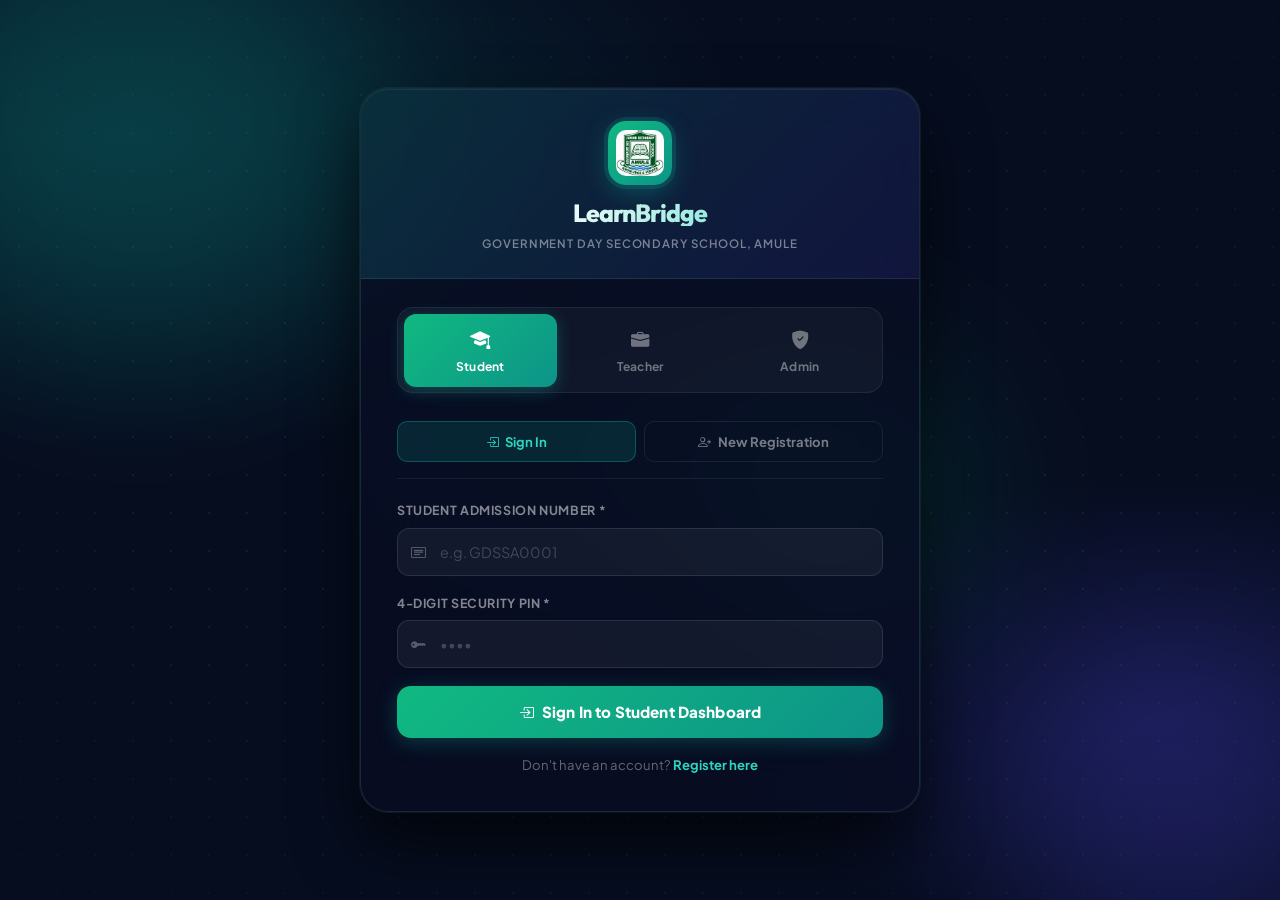
<file: index.html>
<!DOCTYPE html>
<html lang="en">
<head>
  <meta charset="UTF-8">
  <meta name="viewport" content="width=device-width, initial-scale=1.0">
  <title>LearnBridge — Government Day Secondary School, Amule</title>
  <link rel="icon" type="image/jpeg" href="img/logo.jpeg">
  <meta name="description" content="LearnBridge digital learning portal for Government Day Secondary School, Amule.">

  <!-- Bootstrap 5 -->
  <link href="https://cdn.jsdelivr.net/npm/bootstrap@5.3.2/dist/css/bootstrap.min.css" rel="stylesheet">
  <!-- Bootstrap Icons 1.11 -->
  <link href="https://cdn.jsdelivr.net/npm/bootstrap-icons@1.11.3/font/bootstrap-icons.min.css" rel="stylesheet">
  <!-- LearnBridge Design System -->
  <link rel="stylesheet" href="css/styles.css">

  <script src="js/data.js"></script>
  <script src="js/auth.js"></script>
  <script>
    // Immediate Role-Based Gateway Router
    (function routeUser() {
      const session = Auth.getSession();
      if (session && session.role === 'admin') {
        window.location.replace('admin.html');
      } else if (session && session.role === 'staff') {
        window.location.replace('staff.html');
      } else if (session && session.role === 'student') {
        window.location.replace('student.html');
      } else {
        window.location.replace('login.html');
      }
    })();
  </script>
</head>
<body class="auth-page-body d-flex align-items-center justify-content-center min-vh-100">
  <div class="text-center p-4">
    <div class="brand-logo-icon mx-auto mb-3" style="width:56px;height:56px;">
      <i class="bi bi-book-half fs-2 text-white"></i>
    </div>
    <h4 class="fw-bold text-white mb-2">LearnBridge Digital Portal</h4>
    <p class="text-sm text-muted mb-4">Government Day Secondary School, Amule</p>
    <div class="spinner-border text-teal" role="status">
      <span class="visually-hidden">Loading...</span>
    </div>
    <div class="mt-4">
      <a href="login.html" class="btn btn-sm btn-hub-primary">
        Go to Portal Sign In <i class="bi bi-arrow-right ms-1"></i>
      </a>
    </div>
  </div>
</body>
</html>
</file>
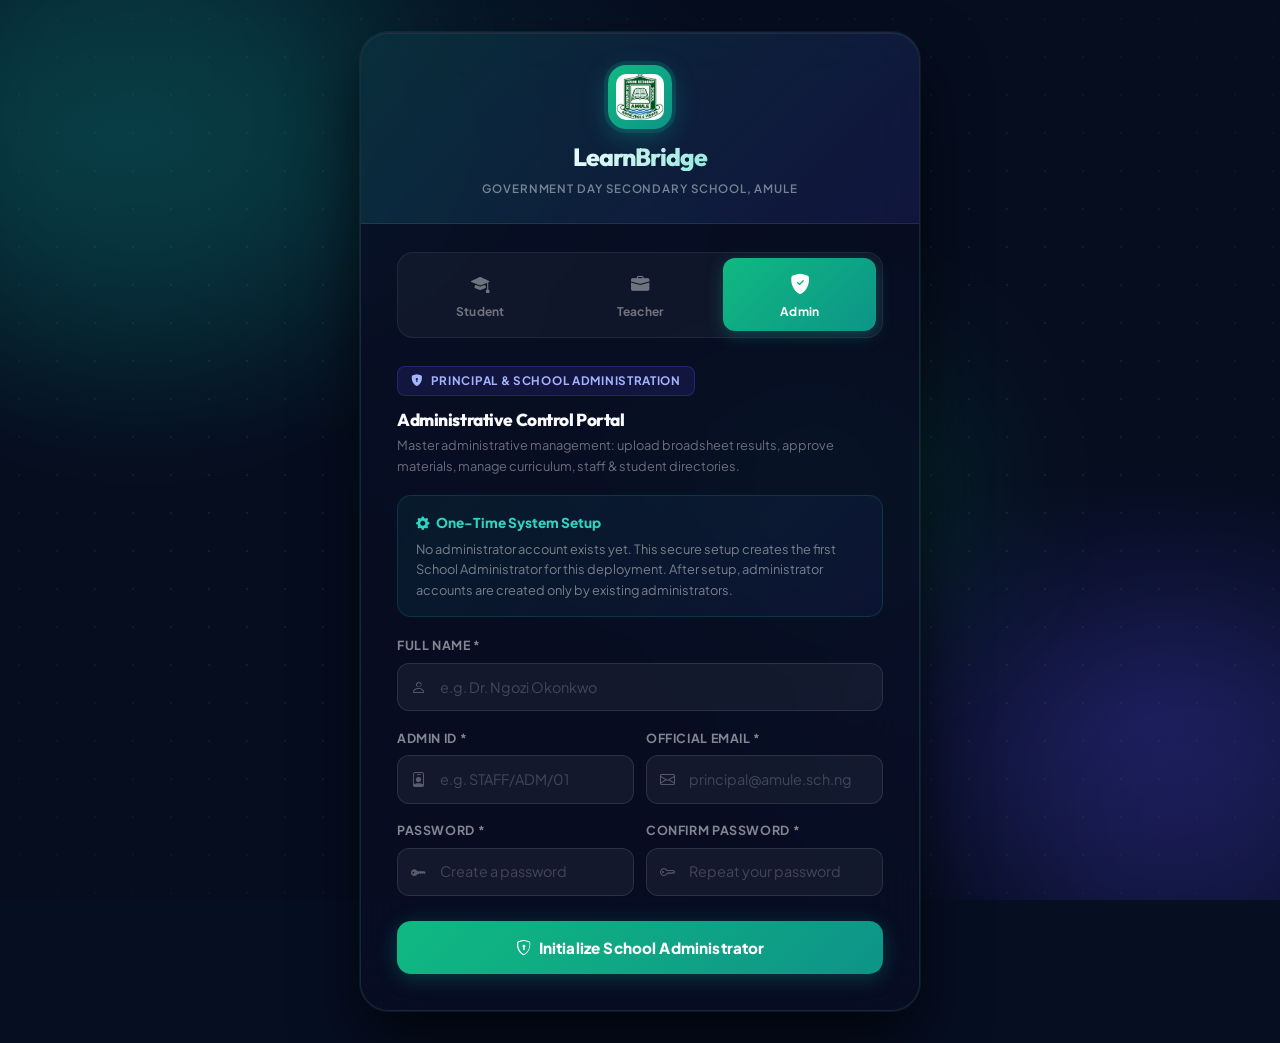
<file: admin.html>
<!DOCTYPE html>
<html lang="en">
<head>
  <meta charset="UTF-8">
  <meta name="viewport" content="width=device-width, initial-scale=1.0">
  <title>School Administrator &amp; Principal Portal — LearnBridge | Government Day Secondary School, Amule</title>
  <link rel="icon" type="image/jpeg" href="img/logo.jpeg">
  <meta name="description" content="Centralized School Administration and Examination Results Management Portal for Government Day Secondary School, Amule.">

  <!-- Bootstrap 5 -->
  <link href="https://cdn.jsdelivr.net/npm/bootstrap@5.3.2/dist/css/bootstrap.min.css" rel="stylesheet">
  <!-- Bootstrap Icons 1.11 -->
  <link href="https://cdn.jsdelivr.net/npm/bootstrap-icons@1.11.3/font/bootstrap-icons.min.css" rel="stylesheet">
  <!-- LearnBridge Design System -->
  <link rel="stylesheet" href="css/styles.css">
  <style>
    /* ── Admin dashboard page-level overrides ── */
    .lb-dash-bg { position:fixed;inset:0;z-index:-1;pointer-events:none;overflow:hidden; }
    .lb-dash-bg::before {
      content:'';
      position:absolute;inset:0;
      background:
        radial-gradient(ellipse 65% 50% at 5% 10%, rgba(124,58,237,.16) 0%, transparent 55%),
        radial-gradient(ellipse 55% 45% at 95% 85%, rgba(245,158,11,.1) 0%, transparent 55%),
        radial-gradient(ellipse 40% 35% at 50% 100%, rgba(13,148,136,.08) 0%, transparent 50%);
    }
    .lb-orb-d {
      position:absolute;border-radius:50%;filter:blur(90px);opacity:.13;
      animation:orbFloatD linear infinite;
    }
    .lb-orb-d1{width:440px;height:440px;background:#7c3aed;top:-100px;left:-80px;animation-duration:26s;}
    .lb-orb-d2{width:320px;height:320px;background:#f59e0b;bottom:-80px;right:-60px;animation-duration:20s;animation-delay:-9s;opacity:.08;}
    .lb-grid-d {
      position:absolute;inset:0;
      background-image:radial-gradient(circle,rgba(255,255,255,.05) 1px,transparent 1px);
      background-size:40px 40px;
      mask-image:radial-gradient(ellipse 90% 90% at 50% 50%,black 30%,transparent 100%);
    }
    @keyframes orbFloatD {
      0%,100%{transform:translate(0,0) scale(1);}
      33%{transform:translate(28px,-20px) scale(1.05);}
      66%{transform:translate(-20px,24px) scale(.95);}
    }
    /* Purple-shield accent on admin hero portal badge */
    #section-overview .bg-primary.bg-opacity-10 {
      background: rgba(124,58,237,.18) !important;
      border: 1px solid rgba(124,58,237,.35) !important;
      color: #c084fc !important;
    }
    /* Admin KPI card left border — amber for authority feel */
    #section-overview .col-6 .card-hub,
    #section-overview [class*="col-lg-2"] .card-hub {
      border-left-color: rgba(124,58,237,.5) !important;
    }

    /* ── Modal scroll fixes ── */
    #adminUploadMaterialModal .modal-dialog {
      max-height: 90vh;
    }
    #adminUploadMaterialModal .modal-body {
      overflow-y: auto;
      max-height: calc(80vh - 130px);
      overscroll-behavior: contain;
    }
    #adminUploadMaterialModal .modal-body::-webkit-scrollbar {
      width: 7px;
    }
    #adminUploadMaterialModal .modal-body::-webkit-scrollbar-track {
      background: rgba(15, 23, 42, 0.6);
      border-radius: 10px;
    }
    #adminUploadMaterialModal .modal-body::-webkit-scrollbar-thumb {
      background: rgba(13, 148, 136, 0.55);
      border-radius: 10px;
      border: 2px solid rgba(15, 23, 42, 0.4);
    }
    #adminUploadMaterialModal .modal-body::-webkit-scrollbar-thumb:hover {
      background: rgba(13, 148, 136, 0.85);
    }
    .modal-scroll-hint {
      position: sticky;
      bottom: 0;
      left: 0;
      right: 0;
      height: 32px;
      background: linear-gradient(to bottom, transparent, rgba(15,23,42,0.75));
      pointer-events: none;
      z-index: 1;
      margin-top: -32px;
    }
  </style>
</head>
<body>

  <!-- Animated Background -->
  <div class="lb-dash-bg" aria-hidden="true">
    <div class="lb-orb-d lb-orb-d1"></div>
    <div class="lb-orb-d lb-orb-d2"></div>
    <div class="lb-grid-d"></div>
  </div>

  <!-- ================================================================
       ROUTE GUARD — Runs immediately; redirects to login if not authenticated
       ================================================================ -->
  <script src="js/data.js"></script>
  <script src="js/access.js"></script>
  <script src="js/auth.js"></script>
  <script>Auth.requireAdmin();</script>

  <!-- ================================================================
       LEFT SIDEBAR NAVIGATION — Admin Portal (role-specific links)
       Bottom section: identity → Add Profile Picture (only one) →
       Logout (only one), pinned to the bottom of the sidebar.
       ================================================================ -->
  <aside class="hub-sidebar" id="hubSidebar" aria-label="Admin navigation">
    <div class="sidebar-brand">
      <img src="img/logo.jpeg" alt="School Logo">
      <div>
        <span class="brand-name">LearnBridge Admin</span>
        <!-- <span class="brand-sub">Executive Portal &bull; Amule</span> -->
      </div>
    </div>

    <nav class="sidebar-nav">
      <div class="sidebar-label">Admin Portal</div>
      <a href="#section-overview" class="sidebar-link"><i class="bi bi-speedometer2"></i> Dashboard</a>
      <a href="#section-students" class="sidebar-link"><i class="bi bi-mortarboard"></i> Students</a>
      <a href="#section-staff" class="sidebar-link"><i class="bi bi-person-badge"></i> Teachers</a>
      <a href="#section-classes" class="sidebar-link"><i class="bi bi-diagram-3"></i> Classes</a>
      <a href="#section-subjects" class="sidebar-link"><i class="bi bi-journals"></i> Subjects</a>
      <a href="#section-results" class="sidebar-link"><i class="bi bi-file-earmark-spreadsheet"></i> Results</a>
      <a href="#section-resources" class="sidebar-link"><i class="bi bi-folder-check"></i> Materials</a>
      <a href="#section-announcements" class="sidebar-link"><i class="bi bi-megaphone"></i> Announcements</a>
      <a href="#section-staff" class="sidebar-link"><i class="bi bi-person-gear"></i> Users</a>
      <a href="#section-settings" class="sidebar-link"><i class="bi bi-gear"></i> Settings</a>
    </nav>

    <div class="sidebar-bottom">
      <div class="sidebar-profile-area" id="admin-profile-picture-slot">
        <!-- SINGLE unified profile section: one picture/initials display +
             name + "Add Profile Picture". No duplicates, no avatar picker. -->
      </div>
      <button class="btn btn-danger btn-sm sidebar-logout-btn" onclick="Auth.logout()" title="Logout from Admin Account">
        <i class="bi bi-box-arrow-right me-1"></i> Logout
      </button>
    </div>
  </aside>
  <div class="sidebar-backdrop" id="sidebarBackdrop"></div>
  <button class="btn btn-hub-primary sidebar-toggle-btn" id="sidebarToggle" aria-label="Open menu">
    <i class="bi bi-list fs-4"></i>
  </button>

  <!-- ================================================================
       MAIN DASHBOARD CONTAINER
       ================================================================ -->
  <main class="container-fluid px-3 px-lg-4 py-4 hub-main">

    <!-- HERO / OVERVIEW SECTION -->
    <div class="row g-4 mb-4" id="section-overview">
      <div class="col-12">
        <div class="card-hub p-4 border-0" style="background: linear-gradient(135deg, rgba(30, 41, 59, 0.95), rgba(15, 23, 42, 0.98));">
          <div class="d-flex flex-column flex-md-row justify-content-between align-items-md-center gap-3">
            <div>
              <div class="d-inline-flex align-items-center gap-2 px-2 py-1 rounded bg-primary bg-opacity-10 text-primary text-xs fw-bold mb-2">
                <i class="bi bi-shield-check"></i> School Administrator Active
              </div>
              <h3 class="fw-bold mb-1" id="admin-hero-greeting">Welcome back, Administrator</h3>
              <p class="text-sm mb-0" style="color:var(--text-muted);">
                Government Day Secondary School &bull; Academic Session: <span class="text-teal fw-bold" id="admin-session-display">2025/2026 (First Term)</span> &bull; Full administrative and results publishing control.
              </p>
            </div>

            <!-- Quick Action Links (upload actions live in their own sections below) -->
            <div class="d-flex gap-2 flex-wrap">
              <a href="#section-results" class="btn btn-sm btn-hub-outline px-3 py-2">
                <i class="bi bi-file-earmark-spreadsheet me-1"></i> Go to Results
              </a>
              <a href="#section-resources" class="btn btn-sm btn-hub-outline px-3 py-2">
                <i class="bi bi-folder2-open me-1"></i> Go to Materials
              </a>
            </div>

          </div>
        </div>
      </div>

      <!-- KPI Metrics Cards -->
      <div class="col-6 col-lg-2-4 col-md-4">
        <div class="card-hub p-3">
          <div class="d-flex justify-content-between align-items-center mb-2">
            <span class="text-xs text-muted text-uppercase fw-bold">Students</span>
            <i class="bi bi-mortarboard text-teal fs-5"></i>
          </div>
          <h3 class="fw-bold text-white mb-0" id="metric-admin-students">0</h3>
          <div class="text-xs text-muted mt-1">Enrolled across JSS &amp; SS classes</div>
        </div>
      </div>

      <div class="col-6 col-lg-2-4 col-md-4">
        <div class="card-hub p-3">
          <div class="d-flex justify-content-between align-items-center mb-2">
            <span class="text-xs text-muted text-uppercase fw-bold">Teaching Staff</span>
            <i class="bi bi-person-badge text-primary fs-5"></i>
          </div>
          <h3 class="fw-bold text-white mb-0" id="metric-admin-teachers">0</h3>
          <div class="text-xs text-muted mt-1">Active staff</div>
        </div>
      </div>

      <div class="col-6 col-lg-2-4 col-md-4">
        <div class="card-hub p-3">
          <div class="d-flex justify-content-between align-items-center mb-2">
            <span class="text-xs text-muted text-uppercase fw-bold">Result Documents</span>
            <i class="bi bi-file-earmark-spreadsheet text-info fs-5"></i>
          </div>
          <h3 class="fw-bold text-info mb-0" id="metric-admin-results">0</h3>
          <div class="text-xs text-muted mt-1">Broadsheets &amp; CA sheets</div>
        </div>
      </div>

      <div class="col-6 col-lg-2-4 col-md-4">
        <div class="card-hub p-3">
          <div class="d-flex justify-content-between align-items-center mb-2">
            <span class="text-xs text-muted text-uppercase fw-bold">Curriculum Res.</span>
            <i class="bi bi-journal-check text-success fs-5"></i>
          </div>
          <h3 class="fw-bold text-white mb-0" id="metric-admin-resources">0</h3>
          <div class="text-xs text-muted mt-1">Published lessons &amp; quizzes</div>
        </div>
      </div>

      <div class="col-12 col-lg-2-4 col-md-4">
        <div class="card-hub p-3">
          <div class="d-flex justify-content-between align-items-center mb-2">
            <span class="text-xs text-muted text-uppercase fw-bold">Pending Approval</span>
            <i class="bi bi-hourglass-split text-warning fs-5"></i>
          </div>
          <h3 class="fw-bold text-warning mb-0" id="metric-admin-pending">0</h3>
          <div class="text-xs text-muted mt-1">Awaiting principal review</div>
        </div>
      </div>
    </div>

    <!-- ==============================================================
         SECTION 2: EXAMINATION RESULTS & BROADSHEET DOCUMENTS HUB
         ============================================================== -->
    <div class="row g-4 mb-5" id="section-results">
      <div class="col-12">
        <div class="card-hub p-4">
          
          <div class="d-flex flex-column flex-lg-row justify-content-between align-items-lg-center gap-3 mb-4 pb-3 border-bottom border-secondary border-opacity-20">
            <div>
              <div class="d-inline-flex align-items-center gap-1 px-2 py-0.5 rounded bg-teal bg-opacity-10 text-teal text-xs fw-bold mb-1">
                <i class="bi bi-file-earmark-arrow-up-fill"></i> Documents &amp; Academic Records
              </div>
              <h4 class="fw-bold mb-1 d-flex align-items-center gap-2">
                <i class="bi bi-file-earmark-spreadsheet text-teal"></i> Examination &amp; Assessment Results
              </h4>
              <p class="text-xs mb-0 text-muted">
                Termly broadsheets, Continuous Assessment (CA) dossiers, mock exam scores, and report card documents uploaded by teachers, awaiting or after admin approval.
              </p>
            </div>
          </div>

          <!-- Document Filter Controls -->
          <div class="row g-2 mb-3">
            <div class="col-12 col-md-4">
              <div class="input-group input-group-sm">
                <span class="input-group-text bg-secondary bg-opacity-10 border-secondary border-opacity-20 text-muted">
                  <i class="bi bi-search"></i>
                </span>
                <input type="text" id="admin-result-search" class="form-control form-control-sm form-control-hub" placeholder="Search result title, class, or author..." oninput="renderAdminResultDocs()">
              </div>
            </div>

            <div class="col-6 col-md-2">
              <select id="admin-result-level" class="form-select form-select-sm form-select-hub" onchange="renderAdminResultDocs()">
                <option value="all">All Levels</option>
                <option value="jss">Junior Sec (JSS)</option>
                <option value="sss">Senior Sec (SSS)</option>
              </select>
            </div>

            <div class="col-6 col-md-2">
              <select id="admin-result-term" class="form-select form-select-sm form-select-hub" onchange="renderAdminResultDocs()">
                <option value="all">All Terms</option>
                <option value="1st Term">1st Term</option>
                <option value="2nd Term">2nd Term</option>
                <option value="3rd Term">3rd Term</option>
              </select>
            </div>

            <div class="col-6 col-md-2">
              <select id="admin-result-type" class="form-select form-select-sm form-select-hub" onchange="renderAdminResultDocs()">
                <option value="all">All Formats</option>
                <option value="pdf">PDF Documents</option>
                <option value="excel">Excel Spreadsheets</option>
                <option value="csv">CSV Marksheets</option>
              </select>
            </div>

            <div class="col-6 col-md-2 text-end">
              <button class="btn btn-sm btn-hub-outline w-100" onclick="resetResultFilters()">
                <i class="bi bi-arrow-counterclockwise me-1"></i> Reset
              </button>
            </div>
          </div>

          <!-- Results Document Table -->
          <div class="table-responsive">
            <table class="table table-dark table-hover align-middle mb-0" style="background:transparent;">
              <thead>
                <tr class="text-xs text-muted text-uppercase border-secondary border-opacity-25">
                  <th>Document Title &amp; Details</th>
                  <th>Class / Level</th>
                  <th>Session &amp; Term</th>
                  <th>Format &amp; Size</th>
                  <th>Uploaded By</th>
                  <th>Status</th>
                  <th class="text-end">Actions</th>
                </tr>
              </thead>
              <tbody id="admin-results-tbody">
                <!-- Injected by JS -->
              </tbody>
            </table>
          </div>

        </div>
      </div>
    </div>

    <!-- ==============================================================
         SECTION 3: CURRICULUM APPROVAL QUEUE
         ============================================================== -->
    <div class="row g-4 mb-5" id="section-approvals">
      <div class="col-12">
        <div class="card-hub p-4">
          <div class="d-flex justify-content-between align-items-center mb-3">
            <div>
              <h5 class="fw-bold mb-1 d-flex align-items-center gap-2">
                <i class="bi bi-check2-circle text-warning"></i> Staff Curriculum Submissions Approval Queue
              </h5>
              <p class="text-xs mb-0 text-muted">
                Review, preview, and authorize teaching materials submitted by teachers before publishing them school-wide.
              </p>
            </div>
          </div>

          <div id="admin-approvals-container">
            <!-- Populated by JS -->
          </div>
        </div>
      </div>
    </div>

    <!-- ==============================================================          SECTION 4: CURRICULUM LEARNING MATERIALS REPOSITORY
         ============================================================== -->
    <div class="row g-4 mb-5" id="section-resources">
      <div class="col-12">
        <div class="card-hub p-4">
          <div class="d-flex flex-column flex-md-row justify-content-between align-items-md-center gap-3 mb-4">
            <div>
              <h5 class="fw-bold mb-1 d-flex align-items-center gap-2">
                <i class="bi bi-folder2-open text-teal"></i> Published Curriculum Library &amp; Materials
              </h5>
              <p class="text-xs mb-0 text-muted">
                All approved lesson notes, worksheets, audio recordings, and quizzes accessible to students.
              </p>
            </div>

            <div class="d-flex align-items-center gap-2 flex-wrap">
              <input type="text" id="admin-res-search" class="form-control form-control-sm form-control-hub" placeholder="Filter materials..." oninput="renderAdminResources()" style="max-width:220px;">
              <select id="admin-res-level" class="form-select form-select-sm form-select-hub" onchange="renderAdminResources()" style="max-width:140px;">
                <option value="all">All Levels</option>
                <option value="jss">Junior Sec (JSS)</option>
                <option value="sss">Senior Sec (SSS)</option>
              </select>
              <button class="btn btn-sm btn-hub-primary" onclick="openAdminUploadModal()">
                <i class="bi bi-cloud-upload me-1"></i> Upload Material
              </button>
            </div>
          </div>

          <div class="table-responsive">
            <table class="table table-dark table-hover align-middle mb-0" style="background:transparent;">
              <thead>
                <tr class="text-xs text-muted text-uppercase border-secondary border-opacity-25">
                  <th>Title &amp; Topic</th>
                  <th>Level / Class</th>
                  <th>Subject</th>
                  <th>Format</th>
                  <th>Author</th>
                  <th>Status</th>
                  <th class="text-end">Actions</th>
                </tr>
              </thead>
              <tbody id="admin-resources-tbody">
                <!-- Populated by JS -->
              </tbody>
            </table>
          </div>
        </div>
      </div>
    </div>

    <!-- ==============================================================
         SECTION 5: STUDENTS DIRECTORY & ACADEMIC PERFORMANCE
         ============================================================== -->
    <div class="row g-4 mb-5" id="section-students">
      <div class="col-12">
        <div class="card-hub p-4">
          <div class="d-flex flex-column flex-md-row justify-content-between align-items-md-center gap-3 mb-4">
            <div>
              <h5 class="fw-bold mb-1 d-flex align-items-center gap-2">
                <i class="bi bi-mortarboard text-teal"></i> Student Roster &amp; Academic Profiles
              </h5>
              <p class="text-xs mb-0 text-muted">
                Student admissions, class allocation, login credentials, streak records, and terminal report cards.
              </p>
            </div>

            <div class="d-flex align-items-center gap-2">
              <input type="text" id="admin-student-search" class="form-control form-control-sm form-control-hub" placeholder="Search student name / adm no..." oninput="renderAdminStudents()" style="max-width:280px;">
            </div>
          </div>

          <div class="table-responsive">
            <table class="table table-dark table-hover align-middle mb-0" style="background:transparent;">
              <thead>
                <tr class="text-xs text-muted text-uppercase border-secondary border-opacity-25">
                  <th>Student Name</th>
                  <th>Admission No.</th>
                  <th>Class / Level</th>
                  <th>PIN</th>
                  <th>Streak</th>
                  <th>Points</th>
                  <th>CBT Best</th>
                  <th class="text-end">Report Card</th>
                </tr>
              </thead>
              <tbody id="admin-students-tbody">
                <!-- Populated by JS -->
              </tbody>
            </table>
          </div>
        </div>
      </div>
    </div>

    <!-- ==============================================================
         SECTION 6: STAFF & ACCOUNT MANAGEMENT
         ============================================================== -->
    <div class="row g-4 mb-5" id="section-staff">
      <div class="col-12">
        <div class="card-hub p-4">
          <div class="d-flex flex-column flex-md-row justify-content-between align-items-md-center gap-3 mb-4">
            <div>
              <h5 class="fw-bold mb-1 d-flex align-items-center gap-2">
                <i class="bi bi-people text-teal"></i> Staff Directory
              </h5>
              <p class="text-xs mb-0 text-muted">
                Manage staff accounts, assigned subjects, designated classes, and portal authorizations.
              </p>
            </div>

            <button class="btn btn-sm btn-hub-primary" onclick="openAddStaffModal()">
              <i class="bi bi-person-plus me-1"></i> Add New Staff Member
            </button>
          </div>

          <div class="table-responsive">
            <table class="table table-dark table-hover align-middle mb-0" style="background:transparent;">
              <thead>
                <tr class="text-xs text-muted text-uppercase border-secondary border-opacity-25">
                  <th>Staff Member</th>
                  <th>Staff ID / Email</th>
                  <th>Role &amp; Title</th>
                  <th>Subjects Assigned</th>
                  <th>Assigned Classes</th>
                  <th class="text-end">Actions</th>
                </tr>
              </thead>
              <tbody id="admin-staff-tbody">
                <!-- Populated by JS -->
              </tbody>
            </table>
          </div>
        </div>
      </div>
    </div>

    <!-- ==============================================================
         SECTION 7: SCHOOL SETTINGS & ACADEMIC CONFIGURATION
         ============================================================== -->
    <div class="row g-4 mb-5" id="section-settings">
      <div class="col-12">
        <div class="card-hub p-4">
          <h5 class="fw-bold mb-1 d-flex align-items-center gap-2">
            <i class="bi bi-sliders text-teal"></i> School Academic Session &amp; System Configuration
          </h5>
          <p class="text-xs mb-4 text-muted">
            Configure active academic year, term calendar, and school-wide broadcast announcements.
          </p>

          <div class="row g-3">
            <div class="col-md-4">
              <label class="form-label-hub">Current Academic Session</label>
              <input type="text" id="config-session" class="form-control-hub" value="2025/2026">
            </div>

            <div class="col-md-4">
              <label class="form-label-hub">Active Term</label>
              <select id="config-term" class="form-select-hub">
                <option value="1st Term" selected>1st Term</option>
                <option value="2nd Term">2nd Term</option>
                <option value="3rd Term">3rd Term</option>
              </select>
            </div>

            <div class="col-md-4">
              <label class="form-label-hub">School Name Header</label>
              <input type="text" id="config-school" class="form-control-hub" value="Amule Government Secondary School">
            </div>

            <div class="col-12">
              <label class="form-label-hub">School-Wide Announcement Banner (Shown to All Students &amp; Teachers)</label>
              <textarea id="config-announcement" class="form-control-hub" rows="2" placeholder="Leave empty to hide the announcement banner, or write a short school notice..."></textarea>
            </div>

            <div class="col-12 text-end mt-3">
              <button type="button" class="btn btn-sm btn-teal text-dark fw-bold px-4 py-2" onclick="saveSchoolSettings()">
                <i class="bi bi-check2-circle me-1"></i> Save Configuration
              </button>
            </div>
          </div>
        </div>
      </div>
    </div>

    <!-- ==============================================================
         SECTION 8: CLASSES CATALOGUE
         ============================================================== -->
    <div class="row g-4 mb-5" id="section-classes">
      <div class="col-12">
        <div class="card-hub p-4">
          <h5 class="fw-bold mb-1 d-flex align-items-center gap-2">
            <i class="bi bi-diagram-3 text-teal"></i> Classes
          </h5>
          <p class="text-xs mb-3 text-muted">All school classes grouped by level, with current enrolment per class.</p>
          <div id="admin-classes-list">
            <!-- Populated by JS -->
          </div>
        </div>
      </div>
    </div>

    <!-- ==============================================================
         SECTION 9: SUBJECTS CATALOGUE
         ============================================================== -->
    <div class="row g-4 mb-5" id="section-subjects">
      <div class="col-12">
        <div class="card-hub p-4">
          <h5 class="fw-bold mb-1 d-flex align-items-center gap-2">
            <i class="bi bi-journals text-teal"></i> Subjects
          </h5>
          <p class="text-xs mb-3 text-muted">Curriculum subjects offered per level across the school.</p>
          <div id="admin-subjects-list">
            <!-- Populated by JS -->
          </div>
        </div>
      </div>
    </div>


    <!-- ==============================================================
         SECTION 11: ANNOUNCEMENTS
         ============================================================== -->
    <div class="row g-4 mb-5" id="section-announcements">
      <div class="col-12">
        <div class="card-hub p-4">
          <h5 class="fw-bold mb-1 d-flex align-items-center gap-2">
            <i class="bi bi-megaphone text-teal"></i> Announcements
          </h5>
          <p class="text-xs mb-3 text-muted">The current school-wide broadcast shown to students and teachers. Edit it under Settings.</p>
          <div id="admin-announcement-display">
            <!-- Populated by JS -->
          </div>
        </div>
      </div>
    </div>

  </main>

  <!-- ================================================================
       MODAL: INTERACTIVE BROADSHEET & DOCUMENT VIEWER
       ================================================================ -->
  <div class="modal fade" id="broadsheetViewerModal" tabindex="-1" aria-hidden="true">
    <div class="modal-dialog modal-xl modal-dialog-centered">
      <div class="modal-content bg-dark border-secondary border-opacity-25 text-light">
        <div class="modal-header border-secondary border-opacity-25">
          <div class="d-flex align-items-center gap-2">
            <div class="brand-logo-icon" style="width:34px;height:34px;">
              <i class="bi bi-file-earmark-spreadsheet text-white"></i>
            </div>
            <div>
              <h5 class="modal-title fw-bold mb-0" id="broadsheet-modal-title">Examination Broadsheet</h5>
              <span class="text-xs text-muted" id="broadsheet-modal-sub">Amule Government Secondary School</span>
            </div>
          </div>
          <button type="button" class="btn-close btn-close-white" data-bs-dismiss="modal"></button>
        </div>

        <div class="modal-body p-4" id="broadsheet-modal-body">
          <!-- Injected by JS -->
        </div>

        <div class="modal-footer border-secondary border-opacity-25 justify-content-between">
          <div class="text-xs text-muted" id="broadsheet-modal-footer-info">
            Official Document &bull; LearnBridge Academic Registry
          </div>
          <div class="d-flex gap-2">
            <button type="button" class="btn btn-sm btn-hub-outline" onclick="window.print()">
              <i class="bi bi-printer me-1"></i> Print Broadsheet
            </button>
            <button type="button" class="btn btn-sm btn-teal text-dark fw-bold" onclick="simulateDocumentDownload()">
              <i class="bi bi-download me-1"></i> Download Document File
            </button>
            <button type="button" class="btn btn-sm btn-secondary" data-bs-dismiss="modal">Close</button>
          </div>
        </div>
      </div>
    </div>
  </div>

  <!-- ================================================================
       MODAL 4: INDIVIDUAL STUDENT TERMINAL REPORT CARD
       ================================================================ -->
  <div class="modal fade" id="studentReportCardModal" tabindex="-1" aria-hidden="true">
    <div class="modal-dialog modal-lg modal-dialog-centered">
      <div class="modal-content bg-dark border-secondary border-opacity-25 text-light">
        <div class="modal-header border-secondary border-opacity-25">
          <h5 class="modal-title fw-bold">
            <i class="bi bi-award text-teal me-2"></i> Official Terminal Student Report Card
          </h5>
          <button type="button" class="btn-close btn-close-white" data-bs-dismiss="modal"></button>
        </div>

        <div class="modal-body p-4" id="student-report-body">
          <!-- Injected by JS -->
        </div>

        <div class="modal-footer border-secondary border-opacity-25">
          <button type="button" class="btn btn-sm btn-hub-outline" onclick="window.print()">
            <i class="bi bi-printer me-1"></i> Print Report Card
          </button>
          <button type="button" class="btn btn-sm btn-secondary" data-bs-dismiss="modal">Close</button>
        </div>
      </div>
    </div>
  </div>

  <!-- ================================================================
       MODAL 5: ADD NEW STAFF / ADMINISTRATOR
       ================================================================ -->
  <div class="modal fade" id="addStaffModal" tabindex="-1" aria-hidden="true">
    <div class="modal-dialog modal-md modal-dialog-centered">
      <div class="modal-content bg-dark border-secondary border-opacity-25 text-light">
        <div class="modal-header border-secondary border-opacity-25">
          <h5 class="modal-title fw-bold">
            <i class="bi bi-person-plus text-teal me-2"></i> Register New Staff / Administrator
          </h5>
          <button type="button" class="btn-close btn-close-white" data-bs-dismiss="modal"></button>
        </div>

        <form id="form-add-staff" onsubmit="handleAddStaffSubmit(event)">
          <div class="modal-body p-4">
            <div class="row g-3">
              <div class="col-12">
                <label class="form-label-hub">Full Name *</label>
                <input type="text" id="add-staff-name" class="form-control-hub" placeholder="e.g. Mr Abdullahi" required>
              </div>

              <div class="col-md-6">
                <label class="form-label-hub">Staff ID *</label>
                <input type="text" id="add-staff-id" class="form-control-hub" placeholder="e.g. STAFF/ENG/05" required>
              </div>

              <div class="col-md-6">
                <label class="form-label-hub">Email Address *</label>
                <input type="email" id="add-staff-email" class="form-control-hub" placeholder="e.g. nnamdi@amule.sch.ng" required>
              </div>

              <div class="col-md-6">
                <label class="form-label-hub">Account Role *</label>
                <select id="add-staff-role" class="form-select-hub" onchange="handleAddStaffRoleChanged()" required>
                  <option value="teacher" selected>Teacher / Educator</option>
                  <option value="admin">School Administrator (Admin)</option>
                </select>
              </div>

              <div class="col-md-6">
                <label class="form-label-hub">Primary Subject *</label>
                <input type="text" id="add-staff-subject" class="form-control-hub" placeholder="e.g. Government (Mrs Omiata)" required>
              </div>

              <div class="col-md-6">
                <label class="form-label-hub">Department *</label>
                <select id="add-staff-department" class="form-select-hub" required>
                  <option value="" selected>Select department…</option>
                  <option value="Science">Science</option>
                  <option value="Arts">Arts</option>
                  <option value="Commercial">Commercial</option>
                  <option value="Junior Secondary">Junior Secondary (JSS)</option>
                </select>
              </div>

              <div class="col-12">
                <label class="form-label-hub mb-1">Assigned Classes *</label>
                <p class="text-xs mb-2" style="color:var(--text-muted);">
                  Tick every class this staff member is responsible for. They will only see students, results and
                  resources connected to these classes.
                </p>
                <div id="add-staff-classes-picker">
                  <!-- Class checkboxes injected by js/access.js -->
                </div>
              </div>

              <div class="col-12">
                <label class="form-label-hub">Designation / Title</label>
                <input type="text" id="add-staff-title" class="form-control-hub" placeholder="e.g. Senior Government Educator" value="Senior Educator">
              </div>
            </div>
          </div>

          <div class="modal-footer border-secondary border-opacity-25">
            <button type="button" class="btn btn-sm btn-secondary" data-bs-dismiss="modal">Cancel</button>
            <button type="submit" class="btn btn-sm btn-hub-primary">
              <i class="bi bi-check-circle me-1"></i> Create Staff Account
            </button>
          </div>
        </form>
      </div>
    </div>
  </div>

  <!-- ================================================================
       MODAL 6: UPLOAD LEARNING MATERIAL (admin)
       PDF documents, videos, Word documents, PowerPoint presentations,
       images and other educational files. Materials uploaded here are
       published immediately (no approval queue needed).
       ================================================================ -->
  <div class="modal fade" id="adminUploadMaterialModal" tabindex="-1" aria-hidden="true">
    <div class="modal-dialog modal-lg modal-dialog-centered modal-dialog-scrollable">
      <div class="modal-content bg-dark border-secondary border-opacity-25 text-light">
        <div class="modal-header border-secondary border-opacity-25">
          <h5 class="modal-title fw-bold">
            <i class="bi bi-cloud-upload text-teal me-2"></i> Upload Learning Material
          </h5>
          <button type="button" class="btn-close btn-close-white" data-bs-dismiss="modal"></button>
        </div>
        <form id="form-admin-upload-material" onsubmit="handleAdminMaterialUploadSubmit(event)" style="display:flex;flex-direction:column;overflow:hidden;flex:1 1 auto;min-height:0;">
          <div class="modal-body p-4" style="overflow-y:auto;flex:1 1 auto;min-height:0;">
            <div class="row g-3">
              <div class="col-12">
                <label class="form-label-hub">Material Title *</label>
                <input type="text" id="admin-upload-title" class="form-control-hub" placeholder="e.g. Introduction to Cell Structure" required>
              </div>

              <div class="col-md-6">
                <label class="form-label-hub">Educational Level *</label>
                <select id="admin-upload-level" class="form-select-hub" onchange="updateAdminUploadClasses(this.value)" required>
                  <option value="jss">Junior Secondary (JSS)</option>
                  <option value="sss" selected>Senior Secondary (SSS)</option>
                </select>
              </div>

              <div class="col-md-6">
                <label class="form-label-hub">Department</label>
                <select id="admin-upload-department" class="form-select-hub" onchange="updateAdminUploadClasses(document.getElementById('admin-upload-level').value)">
                  <option value="">Not Applicable</option>
                  <option value="Science">Science</option>
                  <option value="Arts">Arts</option>
                  <option value="Commercial">Commercial</option>
                </select>
              </div>

              <div class="col-md-6">
                <label class="form-label-hub">Class *</label>
                <select id="admin-upload-class" class="form-select-hub" required>
                  <option value="">Select class…</option>
                </select>
              </div>

              <div class="col-md-6">
                <label class="form-label-hub">Subject *</label>
                <input type="text" id="admin-upload-subject" class="form-control-hub" placeholder="e.g. Biology" required>
              </div>

              <div class="col-md-6">
                <label class="form-label-hub">Topic</label>
                <input type="text" id="admin-upload-topic" class="form-control-hub" placeholder="e.g. Cell Organelles">
              </div>

              <div class="col-md-6">
                <label class="form-label-hub">Material Type *</label>
                <select id="admin-upload-type" class="form-select-hub" onchange="handleAdminResourceTypeChanged()" required>
                  <option value="pdf">PDF Document</option>
                  <option value="video">Video</option>
                  <option value="document">Word Document</option>
                  <option value="presentation">PowerPoint Presentation</option>
                  <option value="image">Image</option>
                  <option value="other">Other Material</option>
                </select>
              </div>

              <!-- Upload Material (file) — hidden for external video links -->
              <div class="col-12" id="admin-upload-material-section">
                <div class="d-flex justify-content-between align-items-center flex-wrap gap-2 mb-1">
                  <label class="form-label-hub mb-0">Material File *</label>
                  <span class="text-xs text-muted"><strong class="text-teal">Step 1 &mdash; Choose File</strong> &nbsp;•&nbsp; <strong class="text-teal">Step 2 &mdash; Upload Material</strong></span>
                </div>
                <div id="admin-material-drop-zone" class="material-drop-zone" onclick="document.getElementById('admin-upload-file-input').click()">
                  <i class="bi bi-cloud-arrow-up fs-2 text-teal d-block mb-1"></i>
                  <div class="fw-bold text-white text-xs">Choose File</div>
                  <div class="text-xs text-muted mt-1">PDF &bull; Video &bull; Word &bull; PowerPoint &bull; Image &bull; other educational formats &bull; max 100 MB</div>
                </div>
                <input type="file" id="admin-upload-file-input" class="d-none"
                       accept=".pdf,.mp4,.webm,.ogg,.mov,.doc,.docx,.ppt,.pptx,.xls,.xlsx,.csv,.png,.jpg,.jpeg,.gif,.webp,.txt"
                       onchange="handleAdminMaterialFileSelected(this)">

                <!-- Step 1 result: filename, type, size, preview + remove/change.
                     Nothing is uploaded until "Upload Material" is clicked. -->
                <div id="admin-material-file-summary" class="d-none mt-2 p-3 rounded" style="background:rgba(13,148,136,0.08);border:1px solid rgba(13,148,136,0.3);">
                  <div class="d-flex align-items-center justify-content-between gap-3">
                    <div class="d-flex align-items-center gap-2" style="min-width:0;">
                      <span id="admin-material-file-preview" class="material-file-preview d-none"></span>
                      <span class="d-flex flex-column" style="min-width:0;">
                        <span id="admin-material-file-name" class="text-white fw-bold text-xs" style="word-break:break-all;"></span>
                        <span class="text-xs text-muted mt-1">
                          <span id="admin-material-file-type" class="badge bg-secondary bg-opacity-25 text-teal font-monospace me-2">File</span>
                          <span id="admin-material-file-size" class="font-monospace"></span>
                        </span>
                      </span>
                    </div>
                    <div class="d-flex align-items-center gap-2 flex-shrink-0">
                      <button type="button" class="btn btn-sm btn-hub-outline btn-xs" onclick="changeAdminMaterialFile()" title="Choose a different file">
                        <i class="bi bi-arrow-repeat me-1"></i> Change
                      </button>
                      <button type="button" class="btn btn-sm btn-outline-danger btn-xs" onclick="clearAdminMaterialFileSelection()" title="Remove selected file">
                        <i class="bi bi-x-lg"></i>
                      </button>
                    </div>
                  </div>
                </div>
                <div id="admin-material-file-error" class="d-none mt-2 text-xs text-danger fw-bold">
                  <i class="bi bi-exclamation-triangle-fill me-1"></i><span id="admin-material-file-error-text"></span>
                </div>
                <div id="admin-material-progress-wrap" class="d-none mt-2">
                  <div class="d-flex justify-content-between text-xs text-muted mb-1">
                    <span>Uploading material&hellip;</span><span id="admin-material-progress-percent">0%</span>
                  </div>
                  <div class="material-progress-track"><div id="admin-material-progress-bar" class="material-progress-bar"></div></div>
                </div>

                <!-- External video link alternative (video type only) -->
                <div class="d-none mt-3" id="admin-video-url-section">
                  <label class="form-label-hub">Or paste an external video link (YouTube, Google Drive, Vimeo&hellip;)</label>
                  <div class="input-group">
                    <span class="input-group-text" style="background:var(--bg-input);border-color:var(--border-default);color:var(--text-muted);"><i class="bi bi-link-45deg"></i></span>
                    <input type="url" id="admin-upload-video-url" class="form-control-hub" placeholder="https://www.youtube.com/watch?v=...">
                  </div>
                  <div class="text-xs text-muted mt-1">Leave the file empty and provide a link if the video is hosted online. Upload takes priority when both are given.</div>
                </div>
              </div>

              <!-- Optional thumbnail / preview image -->
              <div class="col-12">
                <label class="form-label-hub">Thumbnail / Preview Image (Optional)</label>
                <div class="d-flex align-items-center gap-3">
                  <div id="admin-thumbnail-preview-box" class="thumbnail-preview-box d-flex align-items-center justify-content-center">
                    <i class="bi bi-image text-muted fs-4"></i>
                  </div>
                  <div class="flex-grow-1">
                    <button type="button" class="btn btn-sm btn-hub-outline" onclick="document.getElementById('admin-upload-thumbnail-input').click()">
                      <i class="bi bi-image me-1"></i> Choose Thumbnail
                    </button>
                    <button type="button" class="btn btn-sm btn-outline-danger btn-xs ms-2 d-none" id="admin-thumbnail-remove-btn" onclick="clearAdminThumbnailSelection()">
                      <i class="bi bi-x-lg me-1"></i> Remove
                    </button>
                    <div class="text-xs text-muted mt-1">Shown on the material card. If omitted, a preview is generated automatically for videos and images.</div>
                  </div>
                </div>
                <input type="file" id="admin-upload-thumbnail-input" class="d-none" accept=".png,.jpg,.jpeg,.gif,.webp" onchange="handleAdminThumbnailSelected(this)">
              </div>

              <div class="col-12">
                <label class="form-label-hub">Description *</label>
                <textarea id="admin-upload-summary" class="form-control-hub" rows="2" placeholder="Brief overview students will see on the material card&hellip;" required></textarea>
              </div>

              <div class="col-12">
                <label class="form-label-hub">Study Notes (Optional)</label>
                <textarea id="admin-upload-content" class="form-control-hub font-monospace text-xs" rows="4" placeholder="Optional supporting notes, formulas or instructions displayed alongside the material&hellip;"></textarea>
              </div>
            </div>
            <div class="modal-scroll-hint" aria-hidden="true"></div>
          </div>
          <div class="modal-footer border-secondary border-opacity-25 d-flex flex-wrap justify-content-between gap-2">
            <span class="text-xs text-muted" id="admin-upload-submit-hint">
              Complete the form and choose a file to enable upload.
            </span>
            <span class="d-flex gap-2">
              <button type="button" class="btn btn-sm btn-secondary" data-bs-dismiss="modal">Cancel</button>
              <button type="submit" id="admin-upload-resource-submit" class="btn btn-sm btn-hub-primary" disabled>
                <i class="bi bi-cloud-upload me-1"></i> <span id="admin-upload-resource-submit-label">Upload Material</span>
              </button>
            </span>
          </div>
        </form>
      </div>
    </div>
  </div>

  <!-- Toast notifications -->
  <div id="toast-container"></div>

  <!-- Scripts -->
  <script src="https://cdn.jsdelivr.net/npm/bootstrap@5.3.2/dist/js/bootstrap.bundle.min.js"></script>
  <script src="js/filestore.js"></script>
  <script src="js/profilePicture.js"></script>
  <script src="js/sidebar.js"></script>
  <script src="js/admin.js"></script>
</body>
</html>
</file>
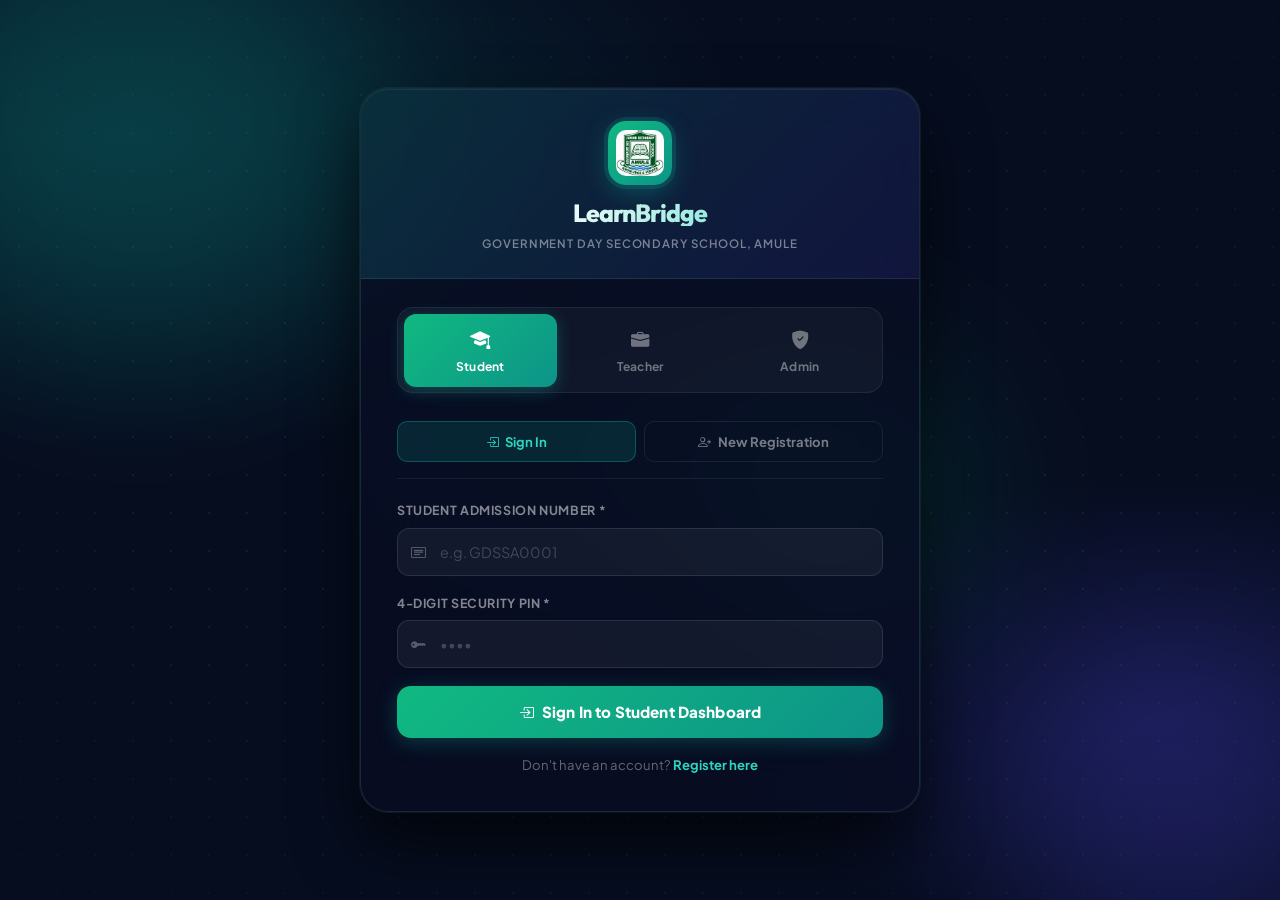
<file: login.html>
<!DOCTYPE html>
<html lang="en">
<head>
  <meta charset="UTF-8">
  <meta name="viewport" content="width=device-width, initial-scale=1.0">
  <title>Portal Sign In &amp; Registration — LearnBridge | Government Day Secondary School, Amule</title>
  <link rel="icon" type="image/jpeg" href="img/logo.jpeg">
  <meta name="description" content="Sign In or Register for Government Day Secondary School, Amule Digital Learning Portal.">

  <!-- Bootstrap 5 -->
  <link href="https://cdn.jsdelivr.net/npm/bootstrap@5.3.2/dist/css/bootstrap.min.css" rel="stylesheet">
  <!-- Bootstrap Icons 1.11 -->
  <link href="https://cdn.jsdelivr.net/npm/bootstrap-icons@1.11.3/font/bootstrap-icons.min.css" rel="stylesheet">
  <!-- LearnBridge Design System -->
  <link rel="stylesheet" href="css/styles.css">

  <style>
    /* ══════════════════════════════════════════
       LOGIN PAGE — PREMIUM REDESIGN
    ══════════════════════════════════════════ */

    /* Animated Background Canvas */
    .lb-login-bg {
      position: fixed;
      inset: 0;
      background: #060d1f;
      overflow: hidden;
      z-index: 0;
    }

    .lb-login-bg::before {
      content: '';
      position: absolute;
      inset: 0;
      background:
        radial-gradient(ellipse 80% 60% at 10% 15%, rgba(13,148,136,.22) 0%, transparent 60%),
        radial-gradient(ellipse 60% 50% at 90% 80%, rgba(79,70,229,.18) 0%, transparent 55%),
        radial-gradient(ellipse 50% 40% at 50% 50%, rgba(16,185,129,.06) 0%, transparent 50%);
      animation: bgPulse 12s ease-in-out infinite alternate;
    }

    @keyframes bgPulse {
      from { opacity: .7; }
      to   { opacity: 1; }
    }

    .lb-orb {
      position: absolute;
      border-radius: 50%;
      filter: blur(80px);
      opacity: .18;
      animation: orbFloat linear infinite;
    }
    .lb-orb-1 { width: 480px; height: 480px; background: #0d9488; top: -120px; left: -100px; animation-duration: 22s; }
    .lb-orb-2 { width: 360px; height: 360px; background: #4f46e5; bottom: -80px; right: -80px; animation-duration: 18s; animation-delay: -8s; }
    .lb-orb-3 { width: 260px; height: 260px; background: #10b981; top: 40%; left: 55%; animation-duration: 26s; animation-delay: -4s; }

    @keyframes orbFloat {
      0%,100% { transform: translate(0,0) scale(1); }
      33%      { transform: translate(30px,-20px) scale(1.05); }
      66%      { transform: translate(-20px,25px) scale(.95); }
    }

    .lb-grid {
      position: absolute;
      inset: 0;
      background-image: radial-gradient(circle, rgba(255,255,255,.06) 1px, transparent 1px);
      background-size: 38px 38px;
      mask-image: radial-gradient(ellipse 85% 85% at 50% 50%, black 40%, transparent 100%);
    }

    /* Page Shell */
    .lb-page {
      position: relative;
      z-index: 1;
      min-height: 100vh;
      display: flex;
      align-items: center;
      justify-content: center;
      padding: 2rem 1rem;
    }

    /* Auth Card */
    .lb-card {
      width: 100%;
      max-width: 560px;
      background: rgba(8, 14, 35, 0.78);
      border: 1px solid rgba(255,255,255,.10);
      border-radius: 28px;
      backdrop-filter: blur(28px);
      -webkit-backdrop-filter: blur(28px);
      box-shadow: 0 0 0 1px rgba(13,148,136,.15), 0 32px 64px rgba(0,0,0,.65), inset 0 1px 0 rgba(255,255,255,.07);
      overflow: hidden;
      animation: cardEntrance .55s cubic-bezier(.22,.68,0,1.2) both;
    }

    @keyframes cardEntrance {
      from { opacity: 0; transform: translateY(30px) scale(.96); }
      to   { opacity: 1; transform: translateY(0) scale(1); }
    }

    /* Card Header */
    .lb-card-header {
      background: linear-gradient(135deg, rgba(13,148,136,.22) 0%, rgba(79,70,229,.14) 100%);
      border-bottom: 1px solid rgba(255,255,255,.08);
      padding: 2rem 2.25rem 1.5rem;
      text-align: center;
    }

    .lb-logo-ring {
      display: inline-flex;
      align-items: center;
      justify-content: center;
      width: 64px;
      height: 64px;
      border-radius: 18px;
      background: linear-gradient(135deg, #10b981, #0d9488);
      box-shadow: 0 0 0 4px rgba(13,148,136,.22), 0 8px 24px rgba(13,148,136,.4);
      margin-bottom: .9rem;
      animation: logoPop .6s .2s cubic-bezier(.22,.68,0,1.4) both;
    }

    @keyframes logoPop {
      from { transform: scale(0); opacity: 0; }
      to   { transform: scale(1); opacity: 1; }
    }

    .lb-logo-ring img { width: 48px; height: 46px; border-radius: 10px; object-fit: cover; }

    .lb-brand-name {
      font-family: 'Outfit', sans-serif;
      font-weight: 800;
      font-size: 1.55rem;
      letter-spacing: -.04em;
      background: linear-gradient(135deg, #fff 30%, #2dd4bf);
      -webkit-background-clip: text;
      -webkit-text-fill-color: transparent;
      background-clip: text;
      display: block;
      line-height: 1.1;
      margin-bottom: .25rem;
    }

    .lb-brand-school {
      font-size: .72rem;
      font-weight: 600;
      color: rgba(255,255,255,.45);
      letter-spacing: .08em;
      text-transform: uppercase;
    }

    /* Card Body */
    .lb-card-body { padding: 1.75rem 2.25rem 2.25rem; }

    /* Role Switcher */
    .lb-role-switcher {
      display: grid;
      grid-template-columns: 1fr 1fr 1fr;
      gap: .4rem;
      background: rgba(255,255,255,.04);
      border: 1px solid rgba(255,255,255,.07);
      border-radius: 16px;
      padding: .35rem;
      margin-bottom: 1.75rem;
    }

    .lb-role-btn {
      display: flex;
      flex-direction: column;
      align-items: center;
      gap: .22rem;
      padding: .65rem .5rem;
      border-radius: 12px;
      border: none;
      background: transparent;
      color: rgba(255,255,255,.4);
      font-family: 'Plus Jakarta Sans', sans-serif;
      font-weight: 700;
      font-size: .75rem;
      cursor: pointer;
      transition: all .22s ease;
      letter-spacing: .02em;
    }

    .lb-role-btn i { font-size: 1.15rem; transition: transform .22s ease; }
    .lb-role-btn:hover { color: rgba(255,255,255,.75); background: rgba(255,255,255,.06); }
    .lb-role-btn:hover i { transform: scale(1.15); }

    .lb-role-btn.active {
      background: linear-gradient(135deg, #10b981 0%, #0d9488 100%);
      color: #fff;
      box-shadow: 0 4px 16px rgba(13,148,136,.4);
    }

    .lb-role-btn.active i { transform: scale(1.1); }

    /* Sub-tab pills */
    .lb-subtab-bar {
      display: flex;
      gap: .5rem;
      margin-bottom: 1.4rem;
      border-bottom: 1px solid rgba(255,255,255,.07);
      padding-bottom: 1rem;
    }

    .lb-subtab {
      flex: 1;
      display: flex;
      align-items: center;
      justify-content: center;
      gap: .4rem;
      padding: .55rem 1rem;
      border-radius: 10px;
      border: 1px solid rgba(255,255,255,.08);
      background: transparent;
      color: rgba(255,255,255,.45);
      font-weight: 700;
      font-size: .82rem;
      cursor: pointer;
      transition: all .2s ease;
      font-family: 'Plus Jakarta Sans', sans-serif;
    }

    .lb-subtab:hover { background: rgba(255,255,255,.06); color: rgba(255,255,255,.75); }
    .lb-subtab.active { background: rgba(13,148,136,.18); border-color: rgba(13,148,136,.45); color: #2dd4bf; }

    /* Form Fields */
    .lb-field { margin-bottom: 1.1rem; }

    .lb-label {
      display: block;
      font-size: .78rem;
      font-weight: 700;
      letter-spacing: .05em;
      text-transform: uppercase;
      color: rgba(255,255,255,.5);
      margin-bottom: .42rem;
    }

    .lb-input-wrap { position: relative; display: flex; align-items: center; }

    .lb-input-icon {
      position: absolute;
      left: .9rem;
      color: rgba(255,255,255,.3);
      font-size: .95rem;
      pointer-events: none;
      z-index: 2;
    }

    .lb-input {
      width: 100%;
      background: rgba(255,255,255,.05);
      border: 1px solid rgba(255,255,255,.1);
      border-radius: 12px;
      color: #f1f5f9;
      font-family: 'Plus Jakarta Sans', sans-serif;
      font-size: .9rem;
      padding: .72rem 1rem .72rem 2.6rem;
      transition: border-color .2s, box-shadow .2s, background .2s;
      outline: none;
      -webkit-appearance: none;
    }

    .lb-input::placeholder { color: rgba(255,255,255,.2); }

    .lb-input:focus {
      background: rgba(13,148,136,.08);
      border-color: rgba(13,148,136,.6);
      box-shadow: 0 0 0 3px rgba(13,148,136,.15);
      color: #fff;
    }

    /* Select */
    .lb-select {
      width: 100%;
      background: rgba(255,255,255,.05);
      border: 1px solid rgba(255,255,255,.1);
      border-radius: 12px;
      color: #f1f5f9;
      font-family: 'Plus Jakarta Sans', sans-serif;
      font-size: .9rem;
      padding: .72rem 2.2rem .72rem 1rem;
      transition: border-color .2s, box-shadow .2s;
      outline: none;
      cursor: pointer;
      -webkit-appearance: none;
      appearance: none;
      background-image: url("data:image/svg+xml,%3Csvg xmlns='http://www.w3.org/2000/svg' width='12' height='12' viewBox='0 0 16 16'%3E%3Cpath fill='rgba(255,255,255,0.3)' d='M7.247 11.14 2.451 5.658C1.885 5.013 2.345 4 3.204 4h9.592a1 1 0 0 1 .753 1.659l-4.796 5.48a1 1 0 0 1-1.506 0z'/%3E%3C/svg%3E");
      background-repeat: no-repeat;
      background-position: right .9rem center;
    }

    .lb-select:focus { background-color: rgba(13,148,136,.08); border-color: rgba(13,148,136,.6); box-shadow: 0 0 0 3px rgba(13,148,136,.15); }
    .lb-select option { background: #0f172a; color: #f1f5f9; }

    /* Info Notice */
    .lb-notice {
      background: rgba(13,148,136,.08);
      border: 1px solid rgba(13,148,136,.25);
      border-radius: 12px;
      padding: .75rem 1rem;
      font-size: .8rem;
      color: rgba(255,255,255,.55);
      line-height: 1.5;
      margin-bottom: .4rem;
    }

    .lb-notice i { color: #2dd4bf; }

    /* Primary CTA */
    .lb-btn-primary {
      width: 100%;
      display: flex;
      align-items: center;
      justify-content: center;
      gap: .5rem;
      padding: .88rem 1.5rem;
      border-radius: 14px;
      border: none;
      background: linear-gradient(135deg, #10b981 0%, #0d9488 100%);
      color: #fff;
      font-family: 'Plus Jakarta Sans', sans-serif;
      font-weight: 800;
      font-size: .95rem;
      letter-spacing: .01em;
      cursor: pointer;
      transition: all .22s ease;
      box-shadow: 0 4px 20px rgba(13,148,136,.35);
      margin-top: .5rem;
    }

    .lb-btn-primary:hover { transform: translateY(-2px); box-shadow: 0 8px 28px rgba(13,148,136,.5); background: linear-gradient(135deg, #34d399 0%, #10b981 100%); }
    .lb-btn-primary:active { transform: translateY(0); box-shadow: 0 4px 14px rgba(13,148,136,.3); }

    /* Switch link */
    .lb-switch-link {
      text-align: center;
      margin-top: 1rem;
      font-size: .82rem;
      color: rgba(255,255,255,.38);
    }

    .lb-switch-link a { color: #2dd4bf; font-weight: 700; text-decoration: none; transition: color .18s; }
    .lb-switch-link a:hover { color: #10b981; }

    /* Admin badge */
    .lb-admin-badge {
      display: inline-flex;
      align-items: center;
      gap: .45rem;
      background: rgba(79,70,229,.15);
      border: 1px solid rgba(79,70,229,.3);
      color: #a5b4fc;
      font-size: .73rem;
      font-weight: 700;
      letter-spacing: .06em;
      text-transform: uppercase;
      padding: .3rem .8rem;
      border-radius: 8px;
      margin-bottom: .9rem;
    }

    /* System setup notice */
    .lb-setup-notice {
      background: linear-gradient(135deg, rgba(13,148,136,.1), rgba(79,70,229,.08));
      border: 1px solid rgba(13,148,136,.25);
      border-radius: 14px;
      padding: 1rem 1.1rem;
      margin-bottom: 1.2rem;
    }

    .lb-setup-notice .lb-setup-title {
      font-weight: 800;
      font-size: .85rem;
      color: #2dd4bf;
      margin-bottom: .3rem;
      display: flex;
      align-items: center;
      gap: .4rem;
    }

    .lb-setup-notice p { font-size: .8rem; color: rgba(255,255,255,.45); margin: 0; }

    /* Class checkbox picker */
    .lb-class-picker { display: flex; flex-wrap: wrap; gap: .45rem; padding-top: .25rem; }

    .lb-class-picker label {
      display: flex;
      align-items: center;
      gap: .35rem;
      background: rgba(255,255,255,.04);
      border: 1px solid rgba(255,255,255,.09);
      border-radius: 8px;
      padding: .3rem .65rem;
      font-size: .78rem;
      color: rgba(255,255,255,.55);
      cursor: pointer;
      transition: all .18s;
      font-weight: 600;
    }

    .lb-class-picker label:hover { background: rgba(13,148,136,.12); border-color: rgba(13,148,136,.35); color: #fff; }
    .lb-class-picker input[type="checkbox"] { accent-color: #0d9488; }

    /* Section animation */
    .lb-section { animation: sectionFade .28s ease both; }

    @keyframes sectionFade {
      from { opacity: 0; transform: translateY(8px); }
      to   { opacity: 1; transform: translateY(0); }
    }

    /* Two-column row layout */
    .lb-row { display: flex; gap: .75rem; }
    .lb-row .lb-field { flex: 1; }

    /* Section head */
    .lb-section-head { margin-bottom: 1.2rem; }
    .lb-section-head h5 { font-family: 'Outfit', sans-serif; font-weight: 800; font-size: 1.08rem; color: #f8fafc; margin-bottom: .25rem; }
    .lb-section-head p { font-size: .8rem; color: rgba(255,255,255,.4); }

    /* Toast */
    #toast-container {
      position: fixed;
      top: 1.25rem;
      right: 1.25rem;
      z-index: 9999;
      display: flex;
      flex-direction: column;
      gap: .6rem;
      max-width: 360px;
      pointer-events: none;
    }

    .hub-toast {
      display: flex;
      align-items: flex-start;
      gap: .75rem;
      padding: .9rem 1.1rem;
      border-radius: 14px;
      background: rgba(15,23,42,.96);
      border: 1px solid rgba(255,255,255,.1);
      backdrop-filter: blur(16px);
      box-shadow: 0 8px 30px rgba(0,0,0,.5);
      animation: toastIn .3s cubic-bezier(.22,.68,0,1.2) both;
      font-size: .85rem;
      color: #f1f5f9;
      pointer-events: all;
    }

    @keyframes toastIn {
      from { opacity: 0; transform: translateX(30px) scale(.95); }
      to   { opacity: 1; transform: translateX(0) scale(1); }
    }

    @keyframes toastOut {
      from { opacity: 1; transform: translateX(0); }
      to   { opacity: 0; transform: translateX(30px); }
    }

    .toast-icon { font-size: 1.1rem; margin-top: .1rem; flex-shrink: 0; }
    .toast-msg { line-height: 1.45; }
    .toast-msg strong { display: block; margin-bottom: .1rem; font-size: .88rem; }

    .hub-toast.toast-success { border-color: rgba(16,185,129,.4); }
    .hub-toast.toast-success .toast-icon { color: #10b981; }
    .hub-toast.toast-info    { border-color: rgba(79,70,229,.4); }
    .hub-toast.toast-info    .toast-icon { color: #818cf8; }
    .hub-toast.toast-warning { border-color: rgba(245,158,11,.4); }
    .hub-toast.toast-warning .toast-icon { color: #f59e0b; }
    .hub-toast.toast-error   { border-color: rgba(239,68,68,.4); }
    .hub-toast.toast-error   .toast-icon { color: #f87171; }

    .lb-mono-teal { font-family: 'Outfit', monospace; color: #2dd4bf; font-weight: 700; }

    /* Responsive */
    @media (max-width: 480px) {
      .lb-card-header { padding: 1.5rem 1.4rem 1.2rem; }
      .lb-card-body   { padding: 1.25rem 1.4rem 1.75rem; }
      .lb-brand-name  { font-size: 1.3rem; }
      .lb-row         { flex-direction: column; gap: 0; }
    }
  </style>
</head>
<body style="background:#060d1f;margin:0;padding:0;">

  <!-- Animated Background -->
  <div class="lb-login-bg" aria-hidden="true">
    <div class="lb-orb lb-orb-1"></div>
    <div class="lb-orb lb-orb-2"></div>
    <div class="lb-orb lb-orb-3"></div>
    <div class="lb-grid"></div>
  </div>

  <!-- Page -->
  <div class="lb-page">
    <div class="lb-card">

      <!-- Card Header -->
      <div class="lb-card-header">
        <div class="lb-logo-ring">
          <img src="img/logo.jpeg" alt="School Logo">
        </div>
        <span class="lb-brand-name">LearnBridge</span>
        <span class="lb-brand-school">Government Day Secondary School, Amule</span>
      </div>

      <!-- Card Body -->
      <div class="lb-card-body">

        <!-- Role Switcher -->
        <div class="lb-role-switcher" role="tablist" aria-label="Select portal role">
          <button type="button" class="lb-role-btn active" id="role-btn-student"
                  role="tab" aria-selected="true" onclick="selectAuthRole('student')">
            <i class="bi bi-mortarboard-fill"></i>
            Student
          </button>
          <button type="button" class="lb-role-btn" id="role-btn-staff"
                  role="tab" aria-selected="false" onclick="selectAuthRole('staff')">
            <i class="bi bi-briefcase-fill"></i>
            Teacher
          </button>
          <button type="button" class="lb-role-btn" id="role-btn-admin"
                  role="tab" aria-selected="false" onclick="selectAuthRole('admin')">
            <i class="bi bi-shield-fill-check"></i>
            Admin
          </button>
        </div>

        <!-- ════ SECTION 1: STUDENT AUTH ════ -->
        <div id="role-section-student" class="lb-section">

          <div class="lb-subtab-bar">
            <button type="button" class="lb-subtab active" id="subtab-std-login"
                    onclick="switchStudentSubTab('login')">
              <i class="bi bi-box-arrow-in-right"></i> Sign In
            </button>
            <button type="button" class="lb-subtab" id="subtab-std-register"
                    onclick="switchStudentSubTab('register')">
              <i class="bi bi-person-plus"></i> New Registration
            </button>
          </div>

          <!-- Student Login -->
          <div id="student-login-box">
            <div class="lb-field">
              <label class="lb-label" for="std-login-adm">Student Admission Number *</label>
              <div class="lb-input-wrap">
                <i class="bi bi-card-heading lb-input-icon"></i>
                <input type="text" id="std-login-adm" class="lb-input"
                       placeholder="e.g. GDSSA0001" required autocomplete="username">
              </div>
            </div>

            <div class="lb-field">
              <label class="lb-label" for="std-login-pin">4-Digit Security PIN *</label>
              <div class="lb-input-wrap">
                <i class="bi bi-key-fill lb-input-icon"></i>
                <input type="password" id="std-login-pin" class="lb-input"
                       placeholder="••••" maxlength="4" required autocomplete="current-password">
              </div>
            </div>

            <button type="button" class="lb-btn-primary" onclick="handleStudentLoginSubmit()">
              <i class="bi bi-box-arrow-in-right"></i> Sign In to Student Dashboard
            </button>

            <p class="lb-switch-link">
              Don't have an account?
              <a href="#" onclick="switchStudentSubTab('register'); return false;">Register here</a>
            </p>
          </div>

          <!-- Student Registration -->
          <div id="student-register-box" class="d-none">
            <form id="form-std-register" onsubmit="handleStudentRegisterSubmit(event)">
              <div class="lb-field">
                <label class="lb-label" for="reg-std-name">Full Name *</label>
                <div class="lb-input-wrap">
                  <i class="bi bi-person lb-input-icon"></i>
                  <input type="text" id="reg-std-name" class="lb-input"
                         placeholder="e.g. Kehinde Adeyemi" required>
                </div>
              </div>

              <div class="lb-row">
                <div class="lb-field">
                  <label class="lb-label" for="reg-std-level">Educational Level *</label>
                  <select id="reg-std-level" class="lb-select"
                          onchange="updateRegClasses(this.value)" required>
                    <option value="jss" selected>Junior Secondary (JSS 1–3)</option>
                    <option value="sss">Senior Secondary (SS 1–3)</option>
                  </select>
                </div>
                <div class="lb-field">
                  <label class="lb-label" for="reg-std-class">Class *</label>
                  <select id="reg-std-class" class="lb-select" required></select>
                </div>
              </div>

              <div class="lb-notice">
                <i class="bi bi-info-circle-fill me-1"></i>
                Your admission number is generated automatically after registration
                (<span class="lb-mono-teal">GDSSA0001</span>, <span class="lb-mono-teal">GDSSA0002</span>&hellip;).
                Use it to sign in afterwards.
              </div>

              <div class="lb-row" style="margin-top:.9rem;">
                <div class="lb-field">
                  <label class="lb-label" for="reg-std-pin">Create 4-Digit PIN *</label>
                  <div class="lb-input-wrap">
                    <i class="bi bi-key-fill lb-input-icon"></i>
                    <input type="password" id="reg-std-pin" class="lb-input"
                           placeholder="Create a PIN" maxlength="4" required>
                  </div>
                </div>
                <div class="lb-field">
                  <label class="lb-label" for="reg-std-cpin">Confirm PIN *</label>
                  <div class="lb-input-wrap">
                    <i class="bi bi-key lb-input-icon"></i>
                    <input type="password" id="reg-std-cpin" class="lb-input"
                           placeholder="Repeat your PIN" maxlength="4" required>
                  </div>
                </div>
              </div>

              <button type="submit" class="lb-btn-primary">
                <i class="bi bi-person-check-fill"></i> Complete Registration
              </button>

              <p class="lb-switch-link">
                Already registered?
                <a href="#" onclick="switchStudentSubTab('login'); return false;">Sign in here</a>
              </p>
            </form>
          </div>

        </div><!-- /role-section-student -->


        <!-- ════ SECTION 2: STAFF / TEACHER AUTH ════ -->
        <div id="role-section-staff" class="lb-section d-none">

          <div class="lb-subtab-bar">
            <button type="button" class="lb-subtab active" id="subtab-staff-login"
                    onclick="switchStaffSubTab('login')">
              <i class="bi bi-box-arrow-in-right"></i> Teacher Sign In
            </button>
            <button type="button" class="lb-subtab" id="subtab-staff-register"
                    onclick="switchStaffSubTab('register')">
              <i class="bi bi-person-plus"></i> Register Account
            </button>
          </div>

          <!-- Staff Login -->
          <div id="staff-login-box">
            <p style="font-size:.82rem;color:rgba(255,255,255,.4);margin-bottom:1.1rem;">
              Sign in with your Teacher ID or official email to access your dashboard.
            </p>

            <div class="lb-field">
              <label class="lb-label" for="staff-login-id">Teacher ID or Email Address *</label>
              <div class="lb-input-wrap">
                <i class="bi bi-person-badge lb-input-icon"></i>
                <input type="text" id="staff-login-id" class="lb-input"
                       placeholder="e.g. STAFF/MTH/02 or kabir@amule.sch.ng" required autocomplete="username">
              </div>
            </div>

            <div class="lb-field">
              <label class="lb-label" for="staff-login-pin">Password *</label>
              <div class="lb-input-wrap">
                <i class="bi bi-key-fill lb-input-icon"></i>
                <input type="password" id="staff-login-pin" class="lb-input"
                       placeholder="Enter your password" required autocomplete="current-password">
              </div>
            </div>

            <button type="button" class="lb-btn-primary" onclick="handleStaffLoginSubmit()">
              <i class="bi bi-box-arrow-in-right"></i> Sign In
            </button>

            <p class="lb-switch-link">
              No account yet?
              <a href="#" onclick="switchStaffSubTab('register'); return false;">Register here</a>
            </p>
          </div>

          <!-- Staff Registration -->
          <div id="staff-register-box" class="d-none">
            <form id="form-staff-register" onsubmit="handleStaffRegisterSubmit(event)">

              <div class="lb-field">
                <label class="lb-label" for="reg-staff-name">Full Name *</label>
                <div class="lb-input-wrap">
                  <i class="bi bi-person lb-input-icon"></i>
                  <input type="text" id="reg-staff-name" class="lb-input"
                         placeholder="e.g. Mr Zubair Kabir" required>
                </div>
              </div>

              <div class="lb-row">
                <div class="lb-field">
                  <label class="lb-label" for="reg-staff-id">Teacher / Staff ID *</label>
                  <div class="lb-input-wrap">
                    <i class="bi bi-person-badge lb-input-icon"></i>
                    <input type="text" id="reg-staff-id" class="lb-input"
                           placeholder="e.g. STAFF/MTH/01" required>
                  </div>
                </div>
                <div class="lb-field">
                  <label class="lb-label" for="reg-staff-subject">Subject *</label>
                  <div class="lb-input-wrap">
                    <i class="bi bi-book lb-input-icon"></i>
                    <select id="reg-staff-subject" class="lb-select" required>
                      <option value="">Select your subject…</option>
                    </select>
                  </div>
                </div>
              </div>

              <div class="lb-field">
                <label class="lb-label" for="reg-staff-department">Department *</label>
                <select id="reg-staff-department" class="lb-select" required>
                  <option value="" selected>Select your department…</option>
                  <option value="Science">Science (Senior Secondary)</option>
                  <option value="Arts">Arts (Senior Secondary)</option>
                  <option value="Commercial">Commercial (Senior Secondary)</option>
                  <option value="Junior Secondary">Junior Secondary (JSS)</option>
                </select>
              </div>

              <div class="lb-field">
                <label class="lb-label">Select Class(es) You Teach *</label>
                <p style="font-size:.78rem;color:rgba(255,255,255,.38);margin-bottom:.6rem;">
                  Tick every class you teach — you can select more than one. You will only see students, results and materials for these classes.
                </p>
                <div id="reg-staff-classes-picker" class="lb-class-picker">
                  <!-- Class checkboxes injected by js/access.js -->
                </div>
              </div>

              <div class="lb-field">
                <label class="lb-label" for="reg-staff-class-teacher">Select Class You Are Class Teacher For</label>
                <select id="reg-staff-class-teacher" class="lb-select">
                  <option value="" selected>Not a Class Teacher</option>
                </select>
                <p style="font-size:.76rem;color:rgba(255,255,255,.3);margin-top:.4rem;line-height:1.45;">
                  Optional. The Class Teacher monitors one designated class and can upload results for its students even if the class is not among their teaching subjects.
                </p>
              </div>

              <div class="lb-row">
                <div class="lb-field">
                  <label class="lb-label" for="reg-staff-email">Email Address *</label>
                  <div class="lb-input-wrap">
                    <i class="bi bi-envelope lb-input-icon"></i>
                    <input type="email" id="reg-staff-email" class="lb-input"
                           placeholder="okafor@amule.sch.ng" required autocomplete="email">
                  </div>
                </div>
                <div class="lb-field">
                  <label class="lb-label" for="reg-staff-phone">Phone Number *</label>
                  <div class="lb-input-wrap">
                    <i class="bi bi-telephone lb-input-icon"></i>
                    <input type="tel" id="reg-staff-phone" class="lb-input"
                           placeholder="e.g. 08012345678" required>
                  </div>
                </div>
              </div>

              <div class="lb-row">
                <div class="lb-field">
                  <label class="lb-label" for="reg-staff-pin">Password *</label>
                  <div class="lb-input-wrap">
                    <i class="bi bi-key-fill lb-input-icon"></i>
                    <input type="password" id="reg-staff-pin" class="lb-input"
                           placeholder="Create a password" required autocomplete="new-password">
                  </div>
                </div>
                <div class="lb-field">
                  <label class="lb-label" for="reg-staff-cpin">Confirm Password *</label>
                  <div class="lb-input-wrap">
                    <i class="bi bi-key lb-input-icon"></i>
                    <input type="password" id="reg-staff-cpin" class="lb-input"
                           placeholder="Repeat your password" required autocomplete="new-password">
                  </div>
                </div>
              </div>

              <button type="submit" class="lb-btn-primary">
                <i class="bi bi-person-check-fill"></i> Create Account
              </button>

              <p class="lb-switch-link">
                Already registered?
                <a href="#" onclick="switchStaffSubTab('login'); return false;">Sign in here</a>
              </p>
            </form>
          </div>

        </div><!-- /role-section-staff -->


        <!-- ════ SECTION 3: ADMIN / PRINCIPAL AUTH ════ -->
        <div id="role-section-admin" class="lb-section d-none">

          <div class="lb-admin-badge">
            <i class="bi bi-shield-lock-fill"></i> Principal &amp; School Administration
          </div>

          <div class="lb-section-head">
            <h5>Administrative Control Portal</h5>
            <p>Master administrative management: upload broadsheet results, approve materials, manage curriculum, staff &amp; student directories.</p>
          </div>

          <!-- Admin Login -->
          <div id="admin-login-box" class="d-none">
            <div class="lb-field">
              <label class="lb-label" for="admin-login-id">Admin ID or Official Email *</label>
              <div class="lb-input-wrap">
                <i class="bi bi-shield-lock lb-input-icon"></i>
                <input type="text" id="admin-login-id" class="lb-input"
                       placeholder="e.g. STAFF/ADM/01 or admin@amule.sch.ng" required autocomplete="username">
              </div>
            </div>

            <div class="lb-field">
              <label class="lb-label" for="admin-login-pin">Admin Password *</label>
              <div class="lb-input-wrap">
                <i class="bi bi-key-fill lb-input-icon"></i>
                <input type="password" id="admin-login-pin" class="lb-input"
                       placeholder="Enter your password" required autocomplete="current-password">
              </div>
            </div>

            <button type="button" class="lb-btn-primary" onclick="handleAdminLoginSubmit()">
              <i class="bi bi-shield-check"></i> Sign In to Administrator Portal
            </button>

            <p class="lb-switch-link" style="margin-top:.9rem;">
              Additional administrator accounts are created by the school administration from the Admin Dashboard.
            </p>
          </div>

          <!-- One-Time Bootstrap -->
          <div id="admin-bootstrap-box" class="d-none">
            <div class="lb-setup-notice">
              <div class="lb-setup-title">
                <i class="bi bi-gear-fill"></i> One-Time System Setup
              </div>
              <p>
                No administrator account exists yet. This secure setup creates the first School Administrator for this deployment.
                After setup, administrator accounts are created only by existing administrators.
              </p>
            </div>

            <form id="form-admin-bootstrap" onsubmit="handleAdminBootstrapSubmit(event)">

              <div class="lb-field">
                <label class="lb-label" for="boot-admin-name">Full Name *</label>
                <div class="lb-input-wrap">
                  <i class="bi bi-person lb-input-icon"></i>
                  <input type="text" id="boot-admin-name" class="lb-input"
                         placeholder="e.g. Dr. Ngozi Okonkwo" required>
                </div>
              </div>

              <div class="lb-row">
                <div class="lb-field">
                  <label class="lb-label" for="boot-admin-id">Admin ID *</label>
                  <div class="lb-input-wrap">
                    <i class="bi bi-person-badge lb-input-icon"></i>
                    <input type="text" id="boot-admin-id" class="lb-input"
                           placeholder="e.g. STAFF/ADM/01" required>
                  </div>
                </div>
                <div class="lb-field">
                  <label class="lb-label" for="boot-admin-email">Official Email *</label>
                  <div class="lb-input-wrap">
                    <i class="bi bi-envelope lb-input-icon"></i>
                    <input type="email" id="boot-admin-email" class="lb-input"
                           placeholder="principal@amule.sch.ng" required autocomplete="email">
                  </div>
                </div>
              </div>

              <div class="lb-row">
                <div class="lb-field">
                  <label class="lb-label" for="boot-admin-pin">Password *</label>
                  <div class="lb-input-wrap">
                    <i class="bi bi-key-fill lb-input-icon"></i>
                    <input type="password" id="boot-admin-pin" class="lb-input"
                           placeholder="Create a password" required autocomplete="new-password">
                  </div>
                </div>
                <div class="lb-field">
                  <label class="lb-label" for="boot-admin-cpin">Confirm Password *</label>
                  <div class="lb-input-wrap">
                    <i class="bi bi-key lb-input-icon"></i>
                    <input type="password" id="boot-admin-cpin" class="lb-input"
                           placeholder="Repeat your password" required autocomplete="new-password">
                  </div>
                </div>
              </div>

              <button type="submit" class="lb-btn-primary">
                <i class="bi bi-shield-lock"></i> Initialize School Administrator
              </button>
            </form>
          </div>

        </div><!-- /role-section-admin -->

      </div><!-- /.lb-card-body -->
    </div><!-- /.lb-card -->
  </div><!-- /.lb-page -->

  <!-- Toast notifications -->
  <div id="toast-container"></div>

  <!-- Scripts -->
  <script src="https://cdn.jsdelivr.net/npm/bootstrap@5.3.2/dist/js/bootstrap.bundle.min.js"></script>
  <script src="js/data.js"></script>
  <script src="js/access.js"></script>
  <script src="js/auth.js"></script>
  <script>
    // Secondary school ONLY: JSS class arms A–E + senior secondary sections.
    // Nursery/Primary levels are permanently excluded from the platform.
    const CLASS_MAP = {
      jss:     ['JSS 1A', 'JSS 1B', 'JSS 1C', 'JSS 1D', 'JSS 1E',
                'JSS 2A', 'JSS 2B', 'JSS 2C', 'JSS 2D', 'JSS 2E',
                'JSS 3A', 'JSS 3B', 'JSS 3C', 'JSS 3D', 'JSS 3E'],
      sss:     ['SS 1 Science', 'SS 1 Arts', 'SS 1 Commercial', 'SS 2 Science', 'SS 2 Arts', 'SS 2 Commercial', 'SS 3 Science', 'SS 3 Arts', 'SS 3 Commercial']
    };

    let appState = getAppData();

    document.addEventListener('DOMContentLoaded', () => {
      // If already logged in, redirect to respective dashboard
      const session = Auth.getSession();
      if (session) {
        if (session.role === 'student') { window.location.replace('student.html'); return; }
        if (session.role === 'staff')   { window.location.replace('staff.html');   return; }
        if (session.role === 'admin')   { window.location.replace('admin.html');   return; }
      }

      const urlParams = new URLSearchParams(window.location.search);
      const roleParam = urlParams.get('role');
      if (roleParam === 'admin')  selectAuthRole('admin');
      else if (roleParam === 'staff') selectAuthRole('staff');
      else selectAuthRole('student');

      updateRegClasses('jss');
      const subjectSelect = document.getElementById('reg-staff-subject');
      const subjectNames = [...new Set(Object.values(appState.levelSubjects || INITIAL_DATA.levelSubjects).flat().map(subject => subject.name))].sort();
      subjectNames.forEach(name => subjectSelect.add(new Option(name, name)));
      Access.renderClassPicker('reg-staff-classes-picker', []);
      updateStaffClassTeacherOptions();

      // Admin access: show the one-time setup form only when no administrator exists yet.
      const hasAdmin = (appState.staff || []).some(st => st.role === 'admin');
      const adminLoginBox = document.getElementById('admin-login-box');
      const adminBootstrapBox = document.getElementById('admin-bootstrap-box');
      if (hasAdmin) {
        adminLoginBox.classList.remove('d-none');
        adminBootstrapBox.classList.add('d-none');
      } else {
        adminLoginBox.classList.add('d-none');
        adminBootstrapBox.classList.remove('d-none');
      }
    });

    // ─── Role Tab Switching ──────────────────────────────────────────────────
    function selectAuthRole(role) {
      ['student','staff','admin'].forEach(r => {
        const btn = document.getElementById(`role-btn-${r}`);
        const sec = document.getElementById(`role-section-${r}`);
        const isActive = r === role;
        btn.classList.toggle('active', isActive);
        btn.setAttribute('aria-selected', isActive ? 'true' : 'false');
        sec.classList.toggle('d-none', !isActive);
        if (isActive) {
          sec.classList.remove('lb-section');
          void sec.offsetWidth;
          sec.classList.add('lb-section');
        }
      });
    }

    // ─── Student Sub-Tabs ────────────────────────────────────────────────────
    function switchStudentSubTab(tab) {
      const isLogin = tab === 'login';
      document.getElementById('subtab-std-login').className    = isLogin ? 'lb-subtab active' : 'lb-subtab';
      document.getElementById('subtab-std-register').className = !isLogin ? 'lb-subtab active' : 'lb-subtab';
      document.getElementById('student-login-box').classList.toggle('d-none', !isLogin);
      document.getElementById('student-register-box').classList.toggle('d-none', isLogin);
    }

    // ─── Staff Sub-Tabs ──────────────────────────────────────────────────────
    function switchStaffSubTab(tab) {
      const isLogin = tab === 'login';
      document.getElementById('subtab-staff-login').className    = isLogin ? 'lb-subtab active' : 'lb-subtab';
      document.getElementById('subtab-staff-register').className = !isLogin ? 'lb-subtab active' : 'lb-subtab';
      document.getElementById('staff-login-box').classList.toggle('d-none', !isLogin);
      document.getElementById('staff-register-box').classList.toggle('d-none', isLogin);
    }

    // ─── Utilities ───────────────────────────────────────────────────────────
    function updateRegClasses(level) {
      const sel = document.getElementById('reg-std-class');
      if (!sel) return;
      const classes = CLASS_MAP[level] || CLASS_MAP.jss;
      sel.innerHTML = classes.map(c => `<option value="${c}">${c}</option>`).join('');
    }

    /** Class Teacher dropdown — every class in the catalogue may be monitored. */
    function updateStaffClassTeacherOptions() {
      const sel = document.getElementById('reg-staff-class-teacher');
      if (!sel) return;
      const catalogue = (typeof Access !== 'undefined' && Access.CLASS_CATALOGUE) || [];
      sel.innerHTML = '<option value="" selected>Not a Class Teacher</option>' +
        catalogue.map(c => `<option value="${c.name}">${c.name}</option>`).join('');
    }

    /* Admission numbers are assigned automatically on successful registration —
       there is no student-facing input and nothing to pre-fill here. */


    // ─── Student Login ───────────────────────────────────────────────────────
    function handleStudentLoginSubmit() {
      const adm = document.getElementById('std-login-adm').value.trim();
      const pin = document.getElementById('std-login-pin').value.trim();

      if (!adm || !pin) {
        showToast('warning', 'Missing Fields', 'Please enter your Admission Number and PIN.');
        return;
      }

      appState = getAppData();
      const student = (appState.students || []).find(s =>
        s.admissionNo && s.admissionNo.toLowerCase() === adm.toLowerCase()
      );

      if (!student) {
        showToast('error', 'Login Failed', `No student account found for "${adm}". Please register first.`);
        return;
      }

      if (student.passcode !== pin) {
        showToast('warning', 'Incorrect PIN', 'The PIN you entered is incorrect. Please try again.');
        return;
      }

      showToast('success', 'Login Successful', `Welcome back, ${student.name}!`);
      setTimeout(() => Auth.loginStudent(student), 800);
    }

    // ─── Student Registration ────────────────────────────────────────────────
    function handleStudentRegisterSubmit(e) {
      e.preventDefault();

      const name   = document.getElementById('reg-std-name').value.trim();
      const level  = document.getElementById('reg-std-level').value;
      const cls    = document.getElementById('reg-std-class').value;
      const pin    = document.getElementById('reg-std-pin').value.trim();
      const cPin   = document.getElementById('reg-std-cpin').value.trim();

      if (!name) {
        showToast('warning', 'Missing Fields', 'Please fill in all required fields.');
        return;
      }

      if (pin.length < 4) {
        showToast('error', 'PIN Too Short', 'Your PIN must be exactly 4 digits.');
        return;
      }

      if (pin !== cPin) {
        showToast('error', 'PIN Mismatch', 'The PINs you entered do not match. Please try again.');
        return;
      }

      appState = getAppData();

      // Duplicate-name check (admission numbers are system-assigned, so no
      // duplicate-number check is needed — nextAdmissionNumber guarantees uniqueness).
      const dupName = (appState.students || []).find(s =>
        (s.name || '').trim().toLowerCase() === name.toLowerCase()
      );
      if (dupName) {
        showToast('error', 'Already Registered', `An account for "${name}" already exists (Admission No. ${dupName.admissionNo}). Please sign in.`);
        return;
      }

      // Sequential admission number — generated once at account creation from
      // the stored records, unique, and never reused after deletion.
      const adm = nextAdmissionNumber(appState);

      // Defense in depth: refuse to save if the number somehow already exists.
      const admTaken = (appState.students || []).some(s =>
        String(s.admissionNo || '').trim().toLowerCase() === adm.toLowerCase()
      );
      if (admTaken) {
        showToast('error', 'Registration Conflict', 'Please try again — your admission number is being re-assigned.');
        return;
      }

      const levelNames = {
        jss: 'Junior Secondary', sss: 'Senior Secondary'
      };

      const newStudent = {
        id: `std-${Date.now()}`,
        admissionNo: adm,
        name: name,
        level: level,
        levelName: levelNames[level] || 'Secondary',
        class: cls,
        passcode: pin,
        streakDays: 1,
        points: 100,
        completedResourcesCount: 0,
        quizzesTakenCount: 0,
        cbtExamsTakenCount: 0,
        cbtBestScore: 0
      };

      appState.students.unshift(newStudent);
      saveAppData(appState);

      showToast('success', 'Registration Successful!',
        `Welcome to LearnBridge, ${name}! Your Admission Number is ${adm}. Keep it safe — you will use it to sign in.`);
      setTimeout(() => Auth.loginStudent(newStudent), 900);
    }

    // ─── Staff Login ─────────────────────────────────────────────────────────
    function handleStaffLoginSubmit() {
      const input = document.getElementById('staff-login-id').value.trim();
      const pin   = document.getElementById('staff-login-pin').value.trim();

      if (!input || !pin) {
        showToast('warning', 'Missing Fields', 'Please enter your Teacher ID and password.');
        return;
      }

      appState = getAppData();
      const staffMember = (appState.staff || []).find(st =>
        (st.staffId && st.staffId.toLowerCase() === input.toLowerCase()) ||
        (st.email && st.email.toLowerCase() === input.toLowerCase())
      );

      if (!staffMember) {
        showToast('error', 'Account Not Found', `No teacher account found for "${input}". Please register first.`);
        return;
      }

      if (staffMember.passcode !== pin) {
        showToast('warning', 'Incorrect Password', 'The password you entered is incorrect. Please try again.');
        return;
      }

      showToast('success', 'Login Successful', `Welcome back, ${staffMember.name}!`);
      setTimeout(() => {
        if (staffMember.role === 'admin') Auth.loginAdmin(staffMember);
        else Auth.loginStaff(staffMember);
      }, 800);
    }

    // ─── Staff Registration ──────────────────────────────────────────────────
    function handleStaffRegisterSubmit(e) {
      e.preventDefault();

      const name    = document.getElementById('reg-staff-name').value.trim();
      const staffId = document.getElementById('reg-staff-id').value.trim();
      const subject = document.getElementById('reg-staff-subject').value.trim();
      const department = document.getElementById('reg-staff-department').value;
      const classes = Access.readClassPicker('reg-staff-classes-picker');
      const classTeacherClass = document.getElementById('reg-staff-class-teacher')?.value || '';
      const email   = document.getElementById('reg-staff-email').value.trim();
      const phone   = document.getElementById('reg-staff-phone').value.trim();
      const pin     = document.getElementById('reg-staff-pin').value.trim();
      const cPin    = document.getElementById('reg-staff-cpin').value.trim();

      if (!name || !staffId || !email || !pin || !subject || !department) {
        showToast('warning', 'Missing Fields', 'Please fill in all required fields.');
        return;
      }

      if (classes.length === 0) {
        showToast('warning', 'Select Class(es)', 'Please tick at least one class you teach.');
        return;
      }

      // A senior-secondary teacher may only be assigned classes from their own department.
      const mismatched = classes.filter(c => {
        const classDept = Access.departmentOf(c);
        return classDept && classDept !== 'Junior Secondary' && classDept !== department;
      });
      if (mismatched.length > 0) {
        showToast('error', 'Department Mismatch',
          `You selected ${mismatched.join(', ')} under the ${department} department. Please review your department or class selection.`);
        return;
      }

      if (pin.length < 4) {
        showToast('error', 'Password Too Short', 'Your password must be at least 4 characters.');
        return;
      }

      if (pin !== cPin) {
        showToast('error', 'Password Mismatch', 'The passwords you entered do not match. Please try again.');
        return;
      }

      appState = getAppData();

      // Check for duplicate staffId or email
      const existsById = (appState.staff || []).find(st =>
        st.staffId && st.staffId.toLowerCase() === staffId.toLowerCase()
      );
      if (existsById) {
        showToast('error', 'Already Registered', `A teacher account with Staff ID "${staffId}" already exists. Please sign in.`);
        return;
      }

      const existsByEmail = (appState.staff || []).find(st =>
        st.email && st.email.toLowerCase() === email.toLowerCase()
      );
      if (existsByEmail) {
        showToast('error', 'Email Already Used', `An account with email "${email}" already exists. Please sign in.`);
        return;
      }

      const newStaff = {
        id: `stf-${Date.now()}`,
        staffId: staffId,
        name: name,
        subject: subject,
        subjects: [subject],
        department: department,
        classes: classes,
        classTeacherOf: classTeacherClass,
        email: email,
        phone: phone,
        passcode: pin,
        role: 'teacher',
        roleTitle: `${subject} Teacher`,
        classesCount: classes.length,
        studentsCount: 0,
        resourcesUploaded: 0
      };

      if (!appState.staff) appState.staff = [];
      appState.staff.unshift(newStaff);
      saveAppData(appState);

      showToast('success', 'Account Created!', `Welcome, ${name}! Redirecting to your dashboard...`);
      setTimeout(() => Auth.loginStaff(newStaff), 900);
    }

    // ─── One-Time Administrator Bootstrap ────────────────────────────────────
    // Not public registration: this runs only when zero administrator accounts exist,
    // so the deployment can be handed over to the school administration.
    function handleAdminBootstrapSubmit(e) {
      e.preventDefault();

      const name    = document.getElementById('boot-admin-name').value.trim();
      const adminId = document.getElementById('boot-admin-id').value.trim();
      const email   = document.getElementById('boot-admin-email').value.trim();
      const pin     = document.getElementById('boot-admin-pin').value.trim();
      const cPin    = document.getElementById('boot-admin-cpin').value.trim();

      if (!name || !adminId || !email || !pin) {
        showToast('warning', 'Missing Fields', 'Please fill in all required fields.');
        return;
      }

      if (pin.length < 4) {
        showToast('error', 'Password Too Short', 'Your password must be at least 4 characters.');
        return;
      }

      if (pin !== cPin) {
        showToast('error', 'Password Mismatch', 'The passwords you entered do not match. Please try again.');
        return;
      }

      appState = getAppData();

      // Safety: the bootstrap form must never create a second admin once one exists.
      if ((appState.staff || []).some(st => st.role === 'admin')) {
        showToast('error', 'Setup Already Complete', 'An administrator account already exists. Please use Admin Sign In instead.');
        return;
      }

      const existsById = (appState.staff || []).find(st =>
        st.staffId && st.staffId.toLowerCase() === adminId.toLowerCase()
      );
      if (existsById) {
        showToast('error', 'Already Registered', `An account with ID "${adminId}" already exists. Please choose another.`);
        return;
      }

      const existsByEmail = (appState.staff || []).find(st =>
        st.email && st.email.toLowerCase() === email.toLowerCase()
      );
      if (existsByEmail) {
        showToast('error', 'Email Already Used', `An account with email "${email}" already exists. Please choose another.`);
        return;
      }

      const newAdmin = {
        id: `stf-${Date.now()}`,
        staffId: adminId,
        name: name,
        email: email,
        passcode: pin,
        role: 'admin',
        roleTitle: 'School Administrator & Principal',
        subjects: ['Administration'],
        classes: ['All Classes']
      };

      if (!appState.staff) appState.staff = [];
      appState.staff.unshift(newAdmin);
      saveAppData(appState);

      showToast('success', 'System Initialized!', `Welcome, ${name}! Redirecting to your admin dashboard...`);
      setTimeout(() => Auth.loginAdmin(newAdmin), 900);
    }

    // ─── Admin Login ─────────────────────────────────────────────────────────
    function handleAdminLoginSubmit() {
      const input = document.getElementById('admin-login-id').value.trim();
      const pin   = document.getElementById('admin-login-pin').value.trim();

      if (!input || !pin) {
        showToast('warning', 'Missing Fields', 'Please enter your Admin ID and password.');
        return;
      }

      appState = getAppData();
      const adminMember = (appState.staff || []).find(st =>
        ((st.staffId && st.staffId.toLowerCase() === input.toLowerCase()) ||
         (st.email && st.email.toLowerCase() === input.toLowerCase())) &&
        st.role === 'admin'
      );

      if (!adminMember) {
        showToast('error', 'Admin Not Found', `No administrator account found for "${input}".`);
        return;
      }

      if (adminMember.passcode !== pin) {
        showToast('warning', 'Incorrect Password', 'The password you entered is incorrect. Please try again.');
        return;
      }

      showToast('success', 'Admin Login Successful', `Welcome, ${adminMember.name}!`);
      setTimeout(() => Auth.loginAdmin(adminMember), 800);
    }

    // ─── Toast Utility ───────────────────────────────────────────────────────
    function showToast(type = 'info', title = '', message = '', durationMs = 3500) {
      const container = document.getElementById('toast-container');
      if (!container) return;

      const iconMap = {
        success: 'bi-check-circle-fill',
        info:    'bi-info-circle-fill',
        warning: 'bi-exclamation-triangle-fill',
        error:   'bi-x-circle-fill',
      };

      const el = document.createElement('div');
      el.className = `hub-toast toast-${type}`;
      el.innerHTML = `
        <i class="bi ${iconMap[type] || iconMap.info} toast-icon"></i>
        <div class="toast-msg">
          ${title ? `<strong>${title}</strong><br>` : ''}
          ${message}
        </div>
      `;

      container.appendChild(el);
      setTimeout(() => {
        el.style.animation = 'toastOut 0.3s ease forwards';
        setTimeout(() => el.remove(), 320);
      }, durationMs);
    }
  </script>
</body>
</html>
</file>
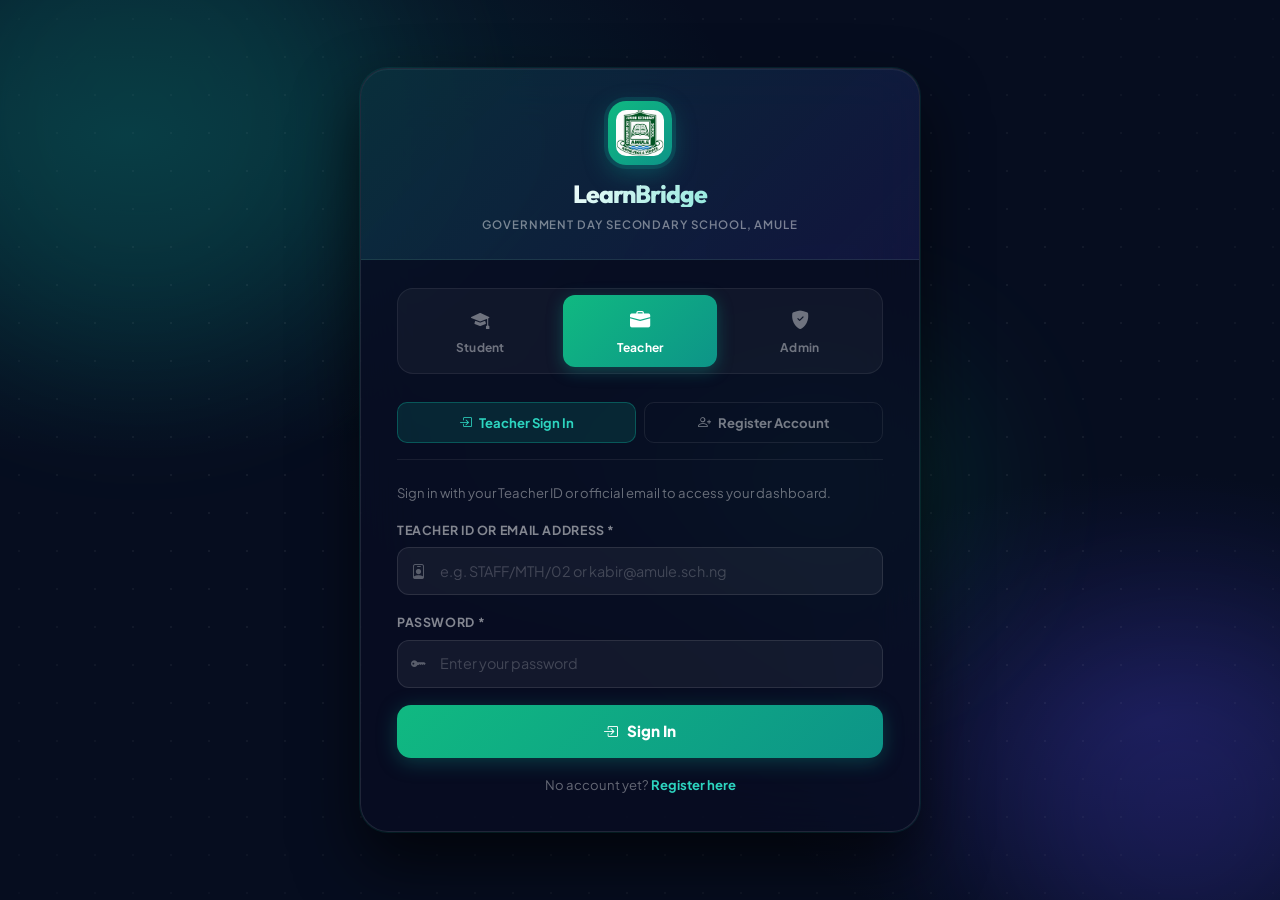
<file: staff.html>
<!DOCTYPE html>
<html lang="en">
<head>
  <meta charset="UTF-8">
  <meta name="viewport" content="width=device-width, initial-scale=1.0">
  <title>Staff Portal &amp; Dashboard — LearnBridge | Government Day Secondary School, Amule</title>
  <link rel="icon" type="image/jpeg" href="img/logo.jpeg">
  <meta name="description" content="Dedicated Staff Portal for Amule Government Day Secondary School, Amule educators.">

  <!-- Bootstrap 5 -->
  <link href="https://cdn.jsdelivr.net/npm/bootstrap@5.3.2/dist/css/bootstrap.min.css" rel="stylesheet">
  <!-- Bootstrap Icons 1.11 -->
  <link href="https://cdn.jsdelivr.net/npm/bootstrap-icons@1.11.3/font/bootstrap-icons.min.css" rel="stylesheet">
  <!-- LearnBridge Design System -->
  <link rel="stylesheet" href="css/styles.css">
  <style>
    /* ── Staff dashboard page-level overrides ── */
    .lb-dash-bg { position:fixed;inset:0;z-index:-1;pointer-events:none;overflow:hidden; }
    .lb-dash-bg::before {
      content:'';
      position:absolute;inset:0;
      background:
        radial-gradient(ellipse 65% 50% at 5% 10%, rgba(79,70,229,.15) 0%, transparent 55%),
        radial-gradient(ellipse 55% 45% at 95% 85%, rgba(13,148,136,.14) 0%, transparent 55%);
    }
    .lb-orb-d {
      position:absolute;border-radius:50%;filter:blur(90px);opacity:.13;
      animation:orbFloatD linear infinite;
    }
    .lb-orb-d1{width:420px;height:420px;background:#4f46e5;top:-100px;left:-80px;animation-duration:24s;}
    .lb-orb-d2{width:320px;height:320px;background:#0d9488;bottom:-80px;right:-60px;animation-duration:20s;animation-delay:-8s;}
    .lb-grid-d {
      position:absolute;inset:0;
      background-image:radial-gradient(circle,rgba(255,255,255,.05) 1px,transparent 1px);
      background-size:40px 40px;
      mask-image:radial-gradient(ellipse 90% 90% at 50% 50%,black 30%,transparent 100%);
    }
    @keyframes orbFloatD {
      0%,100%{transform:translate(0,0) scale(1);}
      33%{transform:translate(28px,-20px) scale(1.05);}
      66%{transform:translate(-20px,24px) scale(.95);}
    }
    /* Blue-indigo accent on staff hero portal badge */
    #section-overview .bg-primary.bg-opacity-10 {
      background: rgba(99,102,241,.18) !important;
      border: 1px solid rgba(99,102,241,.35) !important;
      color: #a5b4fc !important;
    }

    /* ── Modal scroll fixes ── */
    /* Ensure the modal dialog doesn't exceed viewport height */
    #uploadResourceModal .modal-dialog,
    #staffUploadResultModal .modal-dialog {
      max-height: 90vh;
    }

    /* Make the modal body scrollable with a visible styled scrollbar */
    #uploadResourceModal .modal-body,
    #staffUploadResultModal .modal-body {
      overflow-y: auto;
      max-height: calc(80vh - 130px); /* subtract header + footer heights */
      overscroll-behavior: contain;
    }

    /* Custom scrollbar — webkit */
    #uploadResourceModal .modal-body::-webkit-scrollbar,
    #staffUploadResultModal .modal-body::-webkit-scrollbar {
      width: 7px;
    }
    #uploadResourceModal .modal-body::-webkit-scrollbar-track,
    #staffUploadResultModal .modal-body::-webkit-scrollbar-track {
      background: rgba(15, 23, 42, 0.6);
      border-radius: 10px;
    }
    #uploadResourceModal .modal-body::-webkit-scrollbar-thumb,
    #staffUploadResultModal .modal-body::-webkit-scrollbar-thumb {
      background: rgba(13, 148, 136, 0.55);
      border-radius: 10px;
      border: 2px solid rgba(15, 23, 42, 0.4);
    }
    #uploadResourceModal .modal-body::-webkit-scrollbar-thumb:hover,
    #staffUploadResultModal .modal-body::-webkit-scrollbar-thumb:hover {
      background: rgba(13, 148, 136, 0.85);
    }

    /* Scroll indicator hint — subtle fade at the bottom of the modal body */
    .modal-scroll-hint {
      position: sticky;
      bottom: 0;
      left: 0;
      right: 0;
      height: 32px;
      background: linear-gradient(to bottom, transparent, rgba(15,23,42,0.75));
      pointer-events: none;
      z-index: 1;
      margin-top: -32px;
    }
  </style>
</head>
<body>

  <!-- Animated Background -->
  <div class="lb-dash-bg" aria-hidden="true">
    <div class="lb-orb-d lb-orb-d1"></div>
    <div class="lb-orb-d lb-orb-d2"></div>
    <div class="lb-grid-d"></div>
  </div>

  <!-- ================================================================
       ROUTE GUARD — Runs immediately; redirects to login if not authenticated
       ================================================================ -->
  <script src="js/data.js"></script>
  <script src="js/access.js"></script>
  <script src="js/auth.js"></script>
  <script>Auth.requireStaff();</script>

  <!-- ================================================================
       LEFT SIDEBAR NAVIGATION — Staff Portal (role-specific links)
       Bottom section: identity → Add Profile Picture (only one) →
       Logout (only one), pinned to the bottom of the sidebar.
       ================================================================ -->
  <aside class="hub-sidebar" id="hubSidebar" aria-label="Staff navigation">
    <div class="sidebar-brand">
      <img src="img/logo.jpeg" alt="School Logo">
      <div>
        <span class="brand-name">LearnBridge</span>
        <span class="brand-sub">Staff Portal &bull; Amule</span>
      </div>
    </div>

    <nav class="sidebar-nav">
      <div class="sidebar-label">Staff Portal</div>
      <a href="#section-overview" class="sidebar-link"><i class="bi bi-speedometer2"></i> Dashboard</a>
      <a href="#section-results" class="sidebar-link"><i class="bi bi-collection-play"></i> My Classes</a>
      <a href="#section-students" class="sidebar-link"><i class="bi bi-people"></i> Students</a>
      <a href="#section-results" class="sidebar-link"><i class="bi bi-file-earmark-spreadsheet"></i> Upload Result</a>
      <a href="#section-resources" class="sidebar-link"><i class="bi bi-folder-check"></i> Learning Materials</a>
      <a href="#section-announcements" class="sidebar-link"><i class="bi bi-megaphone"></i> Announcements</a>
      <a href="#section-profile" class="sidebar-link"><i class="bi bi-person"></i> Profile</a>
    </nav>

    <div class="sidebar-bottom">
      <div class="sidebar-profile-area" id="staff-profile-picture-slot">
        <!-- SINGLE unified profile section: one picture/initials display +
             name + "Add Profile Picture". No duplicates, no avatar picker. -->
      </div>
      <button class="btn btn-danger btn-sm sidebar-logout-btn" onclick="Auth.logout()" title="Logout from Staff Account">
        <i class="bi bi-box-arrow-right me-1"></i> Logout
      </button>
    </div>
  </aside>
  <div class="sidebar-backdrop" id="sidebarBackdrop"></div>
  <button class="btn btn-hub-primary sidebar-toggle-btn" id="sidebarToggle" aria-label="Open menu">
    <i class="bi bi-list fs-4"></i>
  </button>

  <!-- ================================================================
       MAIN DASHBOARD CONTAINER
       ================================================================ -->
  <main class="container-fluid px-3 px-lg-4 py-4 hub-main">

    <!-- HERO / OVERVIEW SECTION -->
    <div class="row g-4 mb-4" id="section-overview">
      <div class="col-12">
        <div class="card-hub p-4 border-0" style="background: linear-gradient(135deg, rgba(30, 41, 59, 0.95), rgba(15, 23, 42, 0.98));">
          <div class="d-flex flex-column flex-md-row justify-content-between align-items-md-center gap-3">
            <div>
              <div class="d-inline-flex align-items-center gap-2 px-2 py-1 rounded bg-primary bg-opacity-10 text-primary text-xs fw-bold mb-2">
                <i class="bi bi-person-workspace"></i> Teacher &amp; Staff Portal Active
              </div>
              <h3 class="fw-bold mb-1" id="staff-hero-greeting">Welcome, Educator</h3>
              <p class="text-sm mb-0" style="color:var(--text-muted);" id="staff-hero-sub">
                Upload learning materials (PDFs, videos, documents, presentations), manage continuous assessment documents, and track student progress.
              </p>
            </div>

            <!-- Quick Actions (Upload Result & New Material live in their own sections below) -->
            <div class="d-flex gap-2 flex-wrap">
              <a href="#section-results" class="btn btn-sm btn-hub-outline px-3 py-2">
                <i class="bi bi-file-earmark-spreadsheet me-1"></i> Go to Results
              </a>
              <a href="#section-resources" class="btn btn-sm btn-hub-outline px-3 py-2">
                <i class="bi bi-folder2-open me-1"></i> Go to Materials
              </a>
            </div>
          </div>
        </div>
      </div>

      <!-- KPI Metrics Cards -->
      <div class="col-sm-6 col-lg-3">
        <div class="card-hub p-3">
          <div class="d-flex justify-content-between align-items-center mb-2">
            <span class="text-xs text-muted text-uppercase fw-bold">Total Students</span>
            <i class="bi bi-people text-teal fs-5"></i>
          </div>
          <h3 class="fw-bold text-white mb-0" id="metric-total-students">0</h3>
          <div class="text-xs text-muted mt-1">In the classes I teach</div>
        </div>
      </div>

      <div class="col-sm-6 col-lg-3">
        <div class="card-hub p-3">
          <div class="d-flex justify-content-between align-items-center mb-2">
            <span class="text-xs text-muted text-uppercase fw-bold">Active Materials</span>
            <i class="bi bi-journal-text text-primary fs-5"></i>
          </div>
          <h3 class="fw-bold text-white mb-0" id="metric-total-resources">0</h3>
          <div class="text-xs text-muted mt-1">Approved &amp; Published</div>
        </div>
      </div>

      <div class="col-sm-6 col-lg-3">
        <div class="card-hub p-3">
          <div class="d-flex justify-content-between align-items-center mb-2">
            <span class="text-xs text-muted text-uppercase fw-bold">Results Documents</span>
            <i class="bi bi-file-earmark-spreadsheet text-info fs-5"></i>
          </div>
          <h3 class="fw-bold text-info mb-0" id="metric-total-results">0</h3>
          <div class="text-xs text-muted mt-1">Class result sheets &amp; CA</div>
        </div>
      </div>

      <div class="col-sm-6 col-lg-3">
        <div class="card-hub p-3">
          <div class="d-flex justify-content-between align-items-center mb-2">
            <span class="text-xs text-muted text-uppercase fw-bold">Pending Approvals</span>
            <i class="bi bi-hourglass-split text-warning fs-5"></i>
          </div>
          <h3 class="fw-bold text-warning mb-0" id="metric-pending-approvals">0</h3>
          <div class="text-xs text-muted mt-1">In review queue</div>
        </div>
      </div>
    </div>

    <!-- ==============================================================
         SECTION 2: RESULTS & DOCUMENT MANAGEMENT (NEW)
         ============================================================== -->
    <div class="row g-4 mb-5" id="section-results">
      <div class="col-12">
        <div class="card-hub p-4">
          <div class="d-flex flex-column flex-md-row justify-content-between align-items-md-center gap-3 mb-4">
            <div>
              <h5 class="fw-bold mb-1 d-flex align-items-center gap-2">
                <i class="bi bi-file-earmark-spreadsheet text-teal"></i> Results &amp; Continuous Assessment Documents
              </h5>
              <p class="text-xs mb-0 text-muted">
                Upload CA marks, mid-term tests, class examination result sheets (PDF, Excel, CSV, Word), and preview student broadsheets.
              </p>
            </div>

            <div class="d-flex align-items-center gap-2 flex-wrap">
              <input type="text" id="staff-result-search" class="form-control form-control-sm form-control-hub" placeholder="Filter result docs..." oninput="renderStaffResultDocs()" style="max-width:220px;">
              <button class="btn btn-sm btn-teal text-dark fw-bold" onclick="openStaffResultUploadModal()">
                <i class="bi bi-cloud-arrow-up me-1"></i> Upload Result Doc
              </button>
            </div>
          </div>

          <div class="table-responsive">
            <table class="table table-dark table-hover align-middle mb-0" style="background:transparent;">
              <thead>
                <tr class="text-xs text-muted text-uppercase border-secondary border-opacity-25">
                  <th>Title &amp; File Details</th>
                  <th>Class / Level</th>
                  <th>Student / Score</th>
                  <th>Session &amp; Term</th>
                  <th>Format</th>
                  <th>Uploader</th>
                  <th>Status</th>
                  <th class="text-end">Actions</th>
                </tr>
              </thead>
              <tbody id="staff-results-tbody">
                <!-- Injected by JS -->
              </tbody>
            </table>
          </div>
        </div>
      </div>
    </div>

    <!-- ==============================================================          SECTION 3: LEARNING MATERIALS MANAGEMENT
         ============================================================== -->
    <div class="row g-4 mb-5" id="section-resources">
      <div class="col-12">
        <div class="card-hub p-4">
          <div class="d-flex flex-column flex-md-row justify-content-between align-items-md-center gap-3 mb-4">
            <div>
              <h5 class="fw-bold mb-1 d-flex align-items-center gap-2">
                <i class="bi bi-folder2-open text-teal"></i> Curriculum Learning Materials Repository
              </h5>
              <p class="text-xs mb-0 text-muted">
                Manage your learning materials — PDFs, videos, Word documents, presentations and images — for your classes. Sample educators: Mr Zubair Kabir (Biology), Mr Abdullahi, Mr Adebara, Mrs Omiata (Government).
              </p>
            </div>

            <div class="d-flex align-items-center gap-2 flex-wrap">
              <input type="text" id="staff-res-search" class="form-control form-control-sm form-control-hub" placeholder="Filter materials..." oninput="renderStaffResources()" style="max-width:220px;">
              <select id="staff-res-level" class="form-select form-select-sm form-select-hub" onchange="renderStaffResources()" style="max-width:140px;">
                <option value="all">All Levels</option>
                <option value="jss">Junior Sec (JSS)</option>
                <option value="sss">Senior Sec (SSS)</option>
              </select>
              <!-- SINGLE "New Material" button for the entire Staff Dashboard (section 9).
                   It opens the Add Material form; do not duplicate it elsewhere. -->
              <button class="btn btn-sm btn-hub-primary" onclick="openUploadModal()">
                <i class="bi bi-plus-lg me-1"></i> + New Material
              </button>
            </div>
          </div>

          <div class="table-responsive">
            <table class="table table-dark table-hover align-middle mb-0" style="background:transparent;">
              <thead>
                <tr class="text-xs text-muted text-uppercase border-secondary border-opacity-25">
                  <th>Title &amp; Topic</th>
                  <th>Level / Class</th>
                  <th>Subject</th>
                  <th>Format</th>
                  <th>Author</th>
                  <th>Status</th>
                  <th class="text-end">Actions</th>
                </tr>
              </thead>
              <tbody id="staff-resources-tbody">
                <!-- Populated by JS -->
              </tbody>
            </table>
          </div>
        </div>
      </div>
    </div>

    <!-- ==============================================================
         SECTION 4: PENDING APPROVAL QUEUE
         ============================================================== -->
    <div class="row g-4 mb-5" id="section-approvals">
      <div class="col-12">
        <div class="card-hub p-4">
          <div class="d-flex justify-content-between align-items-center mb-3">
            <div>
              <h5 class="fw-bold mb-1 d-flex align-items-center gap-2">
                <i class="bi bi-check2-circle text-warning"></i> Submission Status
              </h5>
              <p class="text-xs mb-0 text-muted">
                Materials and results you upload appear here until the school administrator approves them. Only approved submissions are visible to students.
              </p>
            </div>
          </div>

          <div id="approvals-container">
            <!-- Populated by JS -->
          </div>
        </div>
      </div>
    </div>


    <!-- ==============================================================
         SECTION 6: ANNOUNCEMENTS
         ============================================================== -->
    <div class="row g-4 mb-5" id="section-announcements">
      <div class="col-12">
        <div class="card-hub p-4">
          <h5 class="fw-bold mb-1 d-flex align-items-center gap-2">
            <i class="bi bi-megaphone text-teal"></i> Announcements
          </h5>
          <p class="text-xs text-muted">The Principal's notice currently shown to students appears below. Only the Admin can publish announcements.</p>
          <div id="staff-announcement-display">
            <!-- Populated by JS -->
          </div>
        </div>
      </div>
    </div>

    <!-- ==============================================================
         SECTION 7: PROFILE
         ============================================================== -->
    <div class="row g-4 mb-5" id="section-profile">
      <div class="col-12">
        <div class="card-hub p-4">
          <h5 class="fw-bold mb-3 d-flex align-items-center gap-2">
            <i class="bi bi-person-vcard text-teal"></i> My Profile
          </h5>
          <div class="row g-3 text-sm" id="staff-profile-info">
            <!-- Populated by JS -->
          </div>
          <p class="text-xs text-muted mt-3 mb-0">Add or change your profile picture using the “Add Profile Picture” option at the bottom of the sidebar.</p>
        </div>
      </div>
    </div>

    <!-- ==============================================================
         SECTION 8: STUDENTS & CLASSES DIRECTORY
         ============================================================== -->
    <div class="row g-4 mb-5" id="section-students">
      <div class="col-12">
        <div class="card-hub p-4">
          <div class="d-flex flex-column flex-md-row justify-content-between align-items-md-center gap-3 mb-4">
            <div>
              <h5 class="fw-bold mb-1 d-flex align-items-center gap-2">
                <i class="bi bi-mortarboard text-teal"></i> My Students
              </h5>
              <p class="text-xs mb-0 text-muted">
                Only students registered in the classes <strong>you teach</strong> are listed here — with their
                learning records, progress and CBT mock scores.
              </p>
              <div class="text-xs mt-2" id="staff-my-classes-summary">
                <!-- Populated by JS: department + assigned classes -->
              </div>
            </div>

            <div class="d-flex align-items-center gap-2 flex-wrap">
              <select id="staff-student-class-filter" class="form-select form-select-sm form-select-hub" onchange="renderStaffStudents()" style="max-width:220px;">
                <option value="all">All My Classes</option>
              </select>
              <input type="text" id="staff-student-search" class="form-control form-control-sm form-control-hub" placeholder="Search student name / adm no..." oninput="renderStaffStudents()" style="max-width:260px;">
            </div>
          </div>

          <div class="table-responsive">
            <table class="table table-dark table-hover align-middle mb-0" style="background:transparent;">
              <thead>
                <tr class="text-xs text-muted text-uppercase border-secondary border-opacity-25">
                  <th>Student Name</th>
                  <th>Student ID</th>
                  <th>Class</th>
                  <th>Department</th>
                  <th>Status</th>
                  <th>Lessons Done</th>
                  <th>CBT Best Score</th>
                  <th class="text-end">Actions</th>
                </tr>
              </thead>
              <tbody id="staff-students-tbody">
                <!-- Populated by JS -->
              </tbody>
            </table>
          </div>
        </div>
      </div>
    </div>

  </main>

  <!-- ================================================================
       MODAL 1: ADD NEW LEARNING RESOURCE (multi material type:
       PDF documents, videos, Word documents, PowerPoint presentations,
       images and other educational files)
       ================================================================ -->
  <div class="modal fade" id="uploadResourceModal" tabindex="-1" aria-hidden="true">
    <div class="modal-dialog modal-lg modal-dialog-centered modal-dialog-scrollable">
      <div class="modal-content bg-dark border-secondary border-opacity-25 text-light">
        <div class="modal-header border-secondary border-opacity-25">
          <h5 class="modal-title fw-bold">
            <i class="bi bi-cloud-upload text-teal me-2"></i> <span id="upload-modal-heading">New Material</span>
          </h5>
          <button type="button" class="btn-close btn-close-white" data-bs-dismiss="modal"></button>
        </div>
        <form id="form-upload-resource" onsubmit="handleResourceUploadSubmit(event)" style="display:flex;flex-direction:column;overflow:hidden;flex:1 1 auto;min-height:0;">
          <input type="hidden" id="upload-edit-id" value="">
          <div class="modal-body p-4" style="overflow-y:auto;flex:1 1 auto;min-height:0;">
            <div class="row g-3">
              <div class="col-12">
                <label class="form-label-hub">Material Title *</label>
                <input type="text" id="upload-title" class="form-control-hub" placeholder="e.g. Introduction to Cell Structure" required>
              </div>

              <div class="col-md-6">
                <label class="form-label-hub">Educational Level *</label>
                <select id="upload-level" class="form-select-hub" onchange="updateUploadClasses(this.value)" required>
                  <option value="jss">Junior Secondary (JSS)</option>
                  <option value="sss" selected>Senior Secondary (SSS)</option>
                </select>
              </div>

              <div class="col-md-6">
                <label class="form-label-hub">Department / Section</label>
                <select id="upload-department" class="form-select-hub" onchange="updateUploadClasses(document.getElementById('upload-level').value)">
                  <option value="">Not Applicable</option>
                  <option value="Science">Science</option>
                  <option value="Arts">Arts</option>
                  <option value="Commercial">Commercial</option>
                </select>
              </div>

              <div class="col-md-6">
                <label class="form-label-hub">Class *</label>
                <select id="upload-class" class="form-select-hub" required>
                  <option value="">Select class…</option>
                </select>
                <div class="text-xs text-muted mt-1">Only the classes you teach are listed.</div>
              </div>

              <div class="col-md-6">
                <label class="form-label-hub">Subject *</label>
                <input type="text" id="upload-subject" class="form-control-hub" placeholder="e.g. Biology" required>
              </div>

              <div class="col-md-6">
                <label class="form-label-hub">Topic / Focus (Optional)</label>
                <input type="text" id="upload-topic" class="form-control-hub" placeholder="e.g. Cell Organelles">
              </div>

              <div class="col-md-6">
                <label class="form-label-hub">Material Type *</label>
                <select id="upload-type" class="form-select-hub" onchange="handleResourceTypeChanged()" required>
                  <option value="pdf">PDF Document</option>
                  <option value="video">Video</option>
                  <option value="document">Word Document</option>
                  <option value="presentation">PowerPoint Presentation</option>
                  <option value="image">Image</option>
                  <option value="other">Other Material</option>
                </select>
              </div>

              <!-- Upload Material (file) — hidden for external video links -->
              <div class="col-12" id="upload-material-section">
                <div class="d-flex justify-content-between align-items-center flex-wrap gap-2 mb-1">
                  <label class="form-label-hub mb-0">Material File *</label>
                  <span class="text-xs text-muted"><strong class="text-teal">Step 1 &mdash; Choose File</strong> &nbsp;•&nbsp; <strong class="text-teal">Step 2 &mdash; Upload Material</strong></span>
                </div>
                <div id="material-drop-zone" class="material-drop-zone" onclick="document.getElementById('upload-file-input').click()">
                  <i class="bi bi-cloud-arrow-up fs-2 text-teal d-block mb-1"></i>
                  <div class="fw-bold text-white text-xs">Choose File</div>
                  <div class="text-xs text-muted mt-1">PDF &bull; Video &bull; Word &bull; PowerPoint &bull; Image &bull; other educational formats &bull; max 100 MB</div>
                </div>
                <input type="file" id="upload-file-input" class="d-none"
                       accept=".pdf,.mp4,.webm,.ogg,.mov,.doc,.docx,.ppt,.pptx,.xls,.xlsx,.csv,.png,.jpg,.jpeg,.gif,.webp,.txt"
                       onchange="handleMaterialFileSelected(this)">

                <!-- Step 1 result: filename, type, size, preview + remove/change.
                     Nothing is uploaded until the teacher clicks "Upload Material". -->
                <div id="material-file-summary" class="d-none mt-2 p-3 rounded" style="background:rgba(13,148,136,0.08);border:1px solid rgba(13,148,136,0.3);">
                  <div class="d-flex align-items-center justify-content-between gap-3">
                    <div class="d-flex align-items-center gap-2" style="min-width:0;">
                      <span id="material-file-preview" class="material-file-preview d-none"></span>
                      <span class="d-flex flex-column" style="min-width:0;">
                        <span id="material-file-name" class="text-white fw-bold text-xs" style="word-break:break-all;"></span>
                        <span class="text-xs text-muted mt-1">
                          <span id="material-file-type" class="badge bg-secondary bg-opacity-25 text-teal font-monospace me-2">File</span>
                          <span id="material-file-size" class="font-monospace"></span>
                        </span>
                      </span>
                    </div>
                    <div class="d-flex align-items-center gap-2 flex-shrink-0">
                      <button type="button" class="btn btn-sm btn-hub-outline btn-xs" onclick="changeMaterialFile()" title="Choose a different file">
                        <i class="bi bi-arrow-repeat me-1"></i> Change
                      </button>
                      <button type="button" class="btn btn-sm btn-outline-danger btn-xs" onclick="clearMaterialFileSelection()" title="Remove selected file">
                        <i class="bi bi-x-lg"></i>
                      </button>
                    </div>
                  </div>
                </div>
                <div id="material-file-error" class="d-none mt-2 text-xs text-danger fw-bold">
                  <i class="bi bi-exclamation-triangle-fill me-1"></i><span id="material-file-error-text"></span>
                </div>
                <div id="material-progress-wrap" class="d-none mt-2">
                  <div class="d-flex justify-content-between text-xs text-muted mb-1">
                    <span>Uploading material&hellip;</span><span id="material-progress-percent">0%</span>
                  </div>
                  <div class="material-progress-track"><div id="material-progress-bar" class="material-progress-bar"></div></div>
                </div>

                <!-- External video link alternative (video type only) -->
                <div class="d-none mt-3" id="video-url-section">
                  <label class="form-label-hub">Or paste an external video link (YouTube, Google Drive, Vimeo&hellip;)</label>
                  <div class="input-group">
                    <span class="input-group-text" style="background:var(--bg-input);border-color:var(--border-default);color:var(--text-muted);"><i class="bi bi-link-45deg"></i></span>
                    <input type="url" id="upload-video-url" class="form-control-hub" placeholder="https://www.youtube.com/watch?v=..." oninput="handleVideoUrlInput()">
                  </div>
                  <div class="text-xs text-muted mt-1">Leave the file empty and provide a link if the video is hosted online. Upload takes priority when both are given.</div>
                </div>
              </div>

              <!-- Optional thumbnail / preview image -->
              <div class="col-12">
                <label class="form-label-hub">Thumbnail / Preview Image (Optional)</label>
                <div class="d-flex align-items-center gap-3">
                  <div id="thumbnail-preview-box" class="thumbnail-preview-box d-flex align-items-center justify-content-center">
                    <i class="bi bi-image text-muted fs-4"></i>
                  </div>
                  <div class="flex-grow-1">
                    <button type="button" class="btn btn-sm btn-hub-outline" onclick="document.getElementById('upload-thumbnail-input').click()">
                      <i class="bi bi-image me-1"></i> Choose Thumbnail
                    </button>
                    <button type="button" class="btn btn-sm btn-outline-danger btn-xs ms-2 d-none" id="thumbnail-remove-btn" onclick="clearThumbnailSelection()">
                      <i class="bi bi-x-lg me-1"></i> Remove
                    </button>
                    <div class="text-xs text-muted mt-1">Shown on the material card. If omitted, a preview is generated automatically for videos and images.</div>
                  </div>
                </div>
                <input type="file" id="upload-thumbnail-input" class="d-none" accept=".png,.jpg,.jpeg,.gif,.webp" onchange="handleThumbnailSelected(this)">
              </div>

              <div class="col-12">
                <label class="form-label-hub">Description *</label>
                <textarea id="upload-summary" class="form-control-hub" rows="2" placeholder="Brief overview students will see on the material card&hellip;" required></textarea>
              </div>

              <div class="col-12">
                <label class="form-label-hub">Study Notes (Optional)</label>
                <textarea id="upload-content" class="form-control-hub font-monospace text-xs" rows="4" placeholder="Optional supporting notes, formulas or instructions displayed alongside the material&hellip;"></textarea>
              </div>
            </div>
            <div class="modal-scroll-hint" aria-hidden="true"></div>
          </div>
          <div class="modal-footer border-secondary border-opacity-25 d-flex flex-wrap justify-content-between gap-2">
            <span class="text-xs text-muted" id="upload-submit-hint">
              Complete the form and choose a file to enable upload.
            </span>
            <span class="d-flex gap-2">
              <button type="button" class="btn btn-sm btn-secondary" data-bs-dismiss="modal">Cancel</button>
              <button type="submit" id="upload-resource-submit" class="btn btn-sm btn-hub-primary" disabled>
                <i class="bi bi-cloud-upload me-1"></i> <span id="upload-resource-submit-label">Upload Material</span>
              </button>
            </span>
          </div>
        </form>
      </div>
    </div>
  </div>

  <!-- ================================================================
       MODAL 1B: AUTHORIZED STUDENT PROFILE (teacher view)
       ================================================================ -->
  <div class="modal fade" id="staffStudentProfileModal" tabindex="-1" aria-hidden="true">
    <div class="modal-dialog modal-lg modal-dialog-centered modal-dialog-scrollable">
      <div class="modal-content bg-dark border-secondary border-opacity-25 text-light">
        <div class="modal-header border-secondary border-opacity-25">
          <h5 class="modal-title fw-bold" id="staff-student-profile-title">Student Profile</h5>
          <button type="button" class="btn-close btn-close-white" data-bs-dismiss="modal"></button>
        </div>
        <div class="modal-body p-4" id="staff-student-profile-body">
          <!-- Injected by JS -->
        </div>
        <div class="modal-footer border-secondary border-opacity-25">
          <button type="button" class="btn btn-sm btn-secondary" data-bs-dismiss="modal">Close</button>
        </div>
      </div>
    </div>
  </div>

  <!-- ================================================================
       MODAL 2: UPLOAD RESULTS DOCUMENT FROM STAFF PORTAL
       ================================================================ -->
  <div class="modal fade" id="staffUploadResultModal" tabindex="-1" aria-hidden="true">
    <div class="modal-dialog modal-lg modal-dialog-centered modal-dialog-scrollable">
      <div class="modal-content bg-dark border-secondary border-opacity-25 text-light">
        <div class="modal-header border-secondary border-opacity-25">
          <h5 class="modal-title fw-bold">
            <i class="bi bi-file-earmark-arrow-up text-teal me-2"></i> Upload Class Result / CA Document
          </h5>
          <button type="button" class="btn-close btn-close-white" data-bs-dismiss="modal"></button>
        </div>
        <form id="form-staff-upload-result" onsubmit="handleStaffResultUploadSubmit(event)" style="display:flex;flex-direction:column;overflow:hidden;flex:1 1 auto;min-height:0;">
          <div class="modal-body p-4" style="overflow-y:auto;flex:1 1 auto;min-height:0;">
            <div class="row g-3">
              <div class="col-12">
                <label class="form-label-hub">Result Document Title *</label>
                <input type="text" id="staff-resdoc-title" class="form-control-hub" placeholder="e.g. First Term Mathematics Continuous Assessment - JSS 2" required>
              </div>

              <div class="col-md-6">
                <label class="form-label-hub">Academic Session *</label>
                <select id="staff-resdoc-session" class="form-select-hub" required>
                  <option value="2025/2026" selected>2025/2026</option>
                  <option value="2024/2025">2024/2025</option>
                </select>
              </div>

              <div class="col-md-6">
                <label class="form-label-hub">Assessment Term *</label>
                <select id="staff-resdoc-term" class="form-select-hub" required>
                  <option value="1st Term" selected>1st Term</option>
                  <option value="2nd Term">2nd Term</option>
                  <option value="3rd Term">3rd Term</option>
                  <option value="Mid-Term CA">Mid-Term CA</option>
                </select>
              </div>

              <div class="col-md-6">
                <label class="form-label-hub">Class *</label>
                <select id="staff-resdoc-class" class="form-select-hub" onchange="handleResultClassChanged()" required>
                  <option value="">No classes assigned</option>
                </select>
                <div class="text-xs text-muted mt-1">Only the classes you teach are listed.</div>
              </div>

              <div class="col-md-6">
                <label class="form-label-hub">Department / Section *</label>
                <select id="staff-resdoc-department" class="form-select-hub" onchange="handleResultClassChanged()" required>
                  <option value="">Not Applicable</option>
                </select>
                <div class="text-xs text-muted mt-1">Set automatically from the selected class.</div>
              </div>

              <div class="col-md-6">
                <label class="form-label-hub">Student *</label>
                <select id="staff-resdoc-student" class="form-select-hub" required>
                  <option value="">Select a class first…</option>
                </select>
              </div>

              <div class="col-md-6">
                <label class="form-label-hub">Subject *</label>
                <input type="text" id="staff-resdoc-subject" class="form-control-hub" placeholder="e.g. Mathematics" required>
              </div>

              <div class="col-md-6">
                <label class="form-label-hub">Score (0–100) *</label>
                <input type="number" id="staff-resdoc-score" class="form-control-hub" min="0" max="100" step="1" placeholder="e.g. 72" oninput="updateResultGrade()" required>
              </div>

              <div class="col-md-6">
                <label class="form-label-hub">Grade (auto)</label>
                <input type="text" id="staff-resdoc-grade" class="form-control-hub font-monospace" value="—" readonly>
              </div>

              <div class="col-md-6">
                <label class="form-label-hub">Document File Type *</label>
                <select id="staff-resdoc-type" class="form-select-hub" required>
                  <option value="pdf">PDF Document (.pdf)</option>
                  <option value="excel">Excel Spreadsheet (.xlsx)</option>
                  <option value="csv">CSV Marksheet (.csv)</option>
                  <option value="doc">Word Doc (.docx)</option>
                </select>
              </div>

              <div class="col-12">
                <label class="form-label-hub">Select Document File *</label>
                <div class="p-3 rounded text-center" style="background:rgba(15,23,42,0.6);border:2px dashed var(--border-teal);cursor:pointer;" onclick="document.getElementById('staff-resdoc-file-input').click()">
                  <i class="bi bi-cloud-arrow-up fs-3 text-teal d-block mb-1"></i>
                  <div class="fw-bold text-white text-xs" id="staff-resdoc-file-label">Click to attach file (.pdf, .xlsx, .csv, .docx)</div>
                </div>
                <input type="file" id="staff-resdoc-file-input" class="d-none" accept=".pdf,.xlsx,.xls,.csv,.docx,.doc" onchange="handleStaffResultFileSelected(this)">
              </div>

              <div class="col-12">
                <label class="form-label-hub">Teacher Comments / Remarks</label>
                <textarea id="staff-resdoc-desc" class="form-control-hub" rows="2" placeholder="Brief note regarding class performance or grading methodology..."></textarea>
              </div>
            </div>
          </div>
          <div class="modal-footer border-secondary border-opacity-25">
            <button type="button" class="btn btn-sm btn-secondary" data-bs-dismiss="modal">Cancel</button>
            <button type="submit" class="btn btn-sm btn-teal text-dark fw-bold px-3">
              <i class="bi bi-cloud-upload me-1"></i> Upload Result Sheet
            </button>
          </div>
        </form>
      </div>
    </div>
  </div>

  <!-- ================================================================
       MODAL 3: VIEW BROADSHEET MODAL
       ================================================================ -->
  <div class="modal fade" id="staffBroadsheetModal" tabindex="-1" aria-hidden="true">
    <div class="modal-dialog modal-xl modal-dialog-centered">
      <div class="modal-content bg-dark border-secondary border-opacity-25 text-light">
        <div class="modal-header border-secondary border-opacity-25">
          <h5 class="modal-title fw-bold" id="staff-broadsheet-title">Results Document View</h5>
          <button type="button" class="btn-close btn-close-white" data-bs-dismiss="modal"></button>
        </div>
        <div class="modal-body p-4" id="staff-broadsheet-body">
          <!-- Injected by JS -->
        </div>
        <div class="modal-footer border-secondary border-opacity-25">
          <button type="button" class="btn btn-sm btn-hub-outline" onclick="window.print()">
            <i class="bi bi-printer me-1"></i> Print
          </button>
          <button type="button" class="btn btn-sm btn-secondary" data-bs-dismiss="modal">Close</button>
        </div>
      </div>
    </div>
  </div>

  <!-- ================================================================
       MODAL 4: STAFF LEARNING MATERIAL PREVIEW (PDF / Video / Image)
       ================================================================ -->
  <div class="modal fade" id="staffMaterialViewerModal" tabindex="-1" aria-hidden="true">
    <div class="modal-dialog modal-xl modal-dialog-centered modal-dialog-scrollable">
      <div class="modal-content bg-dark border-secondary border-opacity-25 text-light">
        <div class="modal-header border-secondary border-opacity-25">
          <div class="d-flex flex-column">
            <h5 class="modal-title fw-bold" id="staff-viewer-title">Material Preview</h5>
            <div class="text-xs text-muted mt-1" id="staff-viewer-meta"></div>
          </div>
          <div class="d-flex gap-2">
            <button type="button" class="btn btn-sm btn-hub-outline d-none" id="staff-viewer-download-btn">
              <i class="bi bi-download me-1"></i> Download
            </button>
            <button type="button" class="btn-close btn-close-white" data-bs-dismiss="modal" aria-label="Close"></button>
          </div>
        </div>
        <div class="modal-body p-3" id="staff-viewer-body">
          <!-- PDF iframe, video player or image injected by JS -->
        </div>
      </div>
    </div>
  </div>

  <!-- Toast notifications -->
  <div id="toast-container"></div>

  <!-- Scripts -->
  <script src="https://cdn.jsdelivr.net/npm/bootstrap@5.3.2/dist/js/bootstrap.bundle.min.js"></script>
  <script src="js/filestore.js"></script>
  <script src="js/profilePicture.js"></script>
  <script src="js/sidebar.js"></script>
  <script src="js/staff.js"></script>
</body>
</html>
</file>
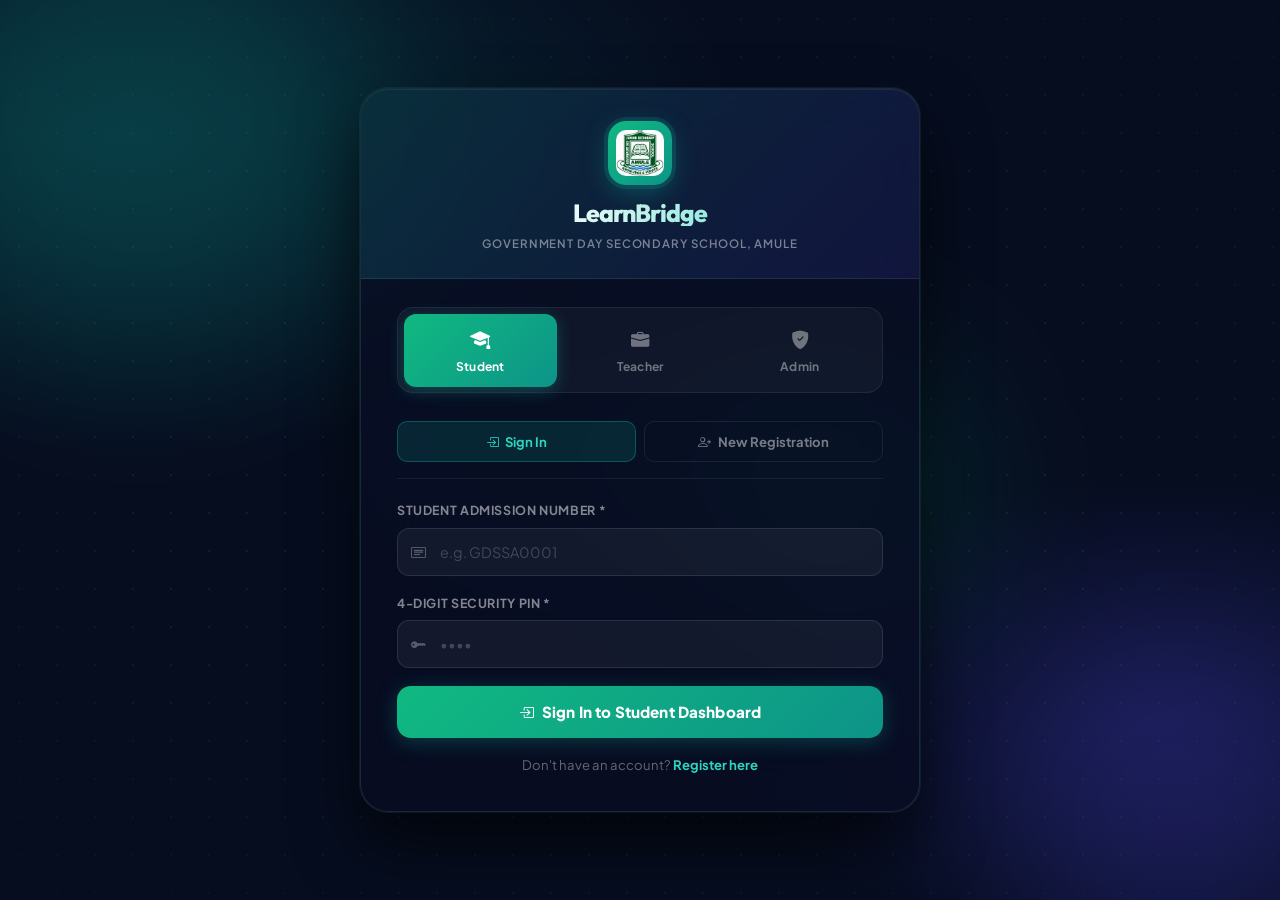
<file: student.html>
<!DOCTYPE html>
<html lang="en">
<head>
  <meta charset="UTF-8">
  <meta name="viewport" content="width=device-width, initial-scale=1.0">
  <title>Student Dashboard — LearnBridge | Government Day Secondary School, Amule </title>
  <link rel="icon" type="image/jpeg" href="img/logo.jpeg">
  <meta name="description" content="Dedicated Student Learning Dashboard for Government Day Secondary School, Amule. Access subjects, lessons, worksheets, CBT mock exams, and term examination results.">

  <!-- Bootstrap 5 -->
  <link href="https://cdn.jsdelivr.net/npm/bootstrap@5.3.2/dist/css/bootstrap.min.css" rel="stylesheet">
  <!-- Bootstrap Icons 1.11 -->
  <link href="https://cdn.jsdelivr.net/npm/bootstrap-icons@1.11.3/font/bootstrap-icons.min.css" rel="stylesheet">
  <!-- LearnBridge Design System -->
  <link rel="stylesheet" href="css/styles.css">
  <style>
    /* ── Student dashboard page-level overrides ── */
    .lb-dash-bg { position:fixed;inset:0;z-index:-1;pointer-events:none;overflow:hidden; }
    .lb-dash-bg::before {
      content:'';
      position:absolute;inset:0;
      background:
        radial-gradient(ellipse 70% 55% at 5% 10%, rgba(13,148,136,.17) 0%, transparent 55%),
        radial-gradient(ellipse 55% 45% at 95% 88%, rgba(79,70,229,.13) 0%, transparent 55%);
    }
    .lb-orb-d {
      position:absolute;border-radius:50%;filter:blur(90px);opacity:.14;
      animation:orbFloatD linear infinite;
    }
    .lb-orb-d1{width:400px;height:400px;background:#0d9488;top:-80px;left:-80px;animation-duration:22s;}
    .lb-orb-d2{width:300px;height:300px;background:#4f46e5;bottom:-60px;right:-60px;animation-duration:18s;animation-delay:-6s;}
    .lb-grid-d {
      position:absolute;inset:0;
      background-image:radial-gradient(circle,rgba(255,255,255,.05) 1px,transparent 1px);
      background-size:40px 40px;
      mask-image:radial-gradient(ellipse 90% 90% at 50% 50%,black 30%,transparent 100%);
    }
    @keyframes orbFloatD {
      0%,100%{transform:translate(0,0) scale(1);}
      33%{transform:translate(25px,-18px) scale(1.04);}
      66%{transform:translate(-18px,22px) scale(.96);}
    }
    /* Teal accent on student hero portal badge */
    #section-overview .bg-teal.bg-opacity-10 {
      background: rgba(13,148,136,.18) !important;
      border: 1px solid rgba(13,148,136,.35) !important;
      color: #2dd4bf !important;
    }
  </style>
</head>
<body>

  <!-- Animated Background -->
  <div class="lb-dash-bg" aria-hidden="true">
    <div class="lb-orb-d lb-orb-d1"></div>
    <div class="lb-orb-d lb-orb-d2"></div>
    <div class="lb-grid-d"></div>
  </div>

  <!-- ================================================================
       ROUTE GUARD — Runs immediately; redirects to login if not authenticated
       ================================================================ -->
  <script src="js/data.js"></script>
  <script src="js/access.js"></script>
  <script src="js/auth.js"></script>
  <script>Auth.requireStudent();</script>

  <!-- ================================================================
       LEFT SIDEBAR NAVIGATION — Student role
       Bottom block (pinned): identity → Add Profile Picture → Logout
       ================================================================ -->
  <aside class="hub-sidebar" id="hubSidebar" aria-label="Student navigation">
    <div class="sidebar-brand">
      <img src="img/logo.jpeg" alt="School Logo">
      <div class="sidebar-brand-text">
        <span class="brand-name">LearnBridge</span>
        <span class="brand-sub">Government Day Secondary School, Amule</span>
      </div>
    </div>

    <nav class="sidebar-nav">
      <div class="sidebar-label">Student Portal</div>
      <a href="#section-overview" class="sidebar-link"><i class="bi bi-speedometer2"></i> Dashboard</a>
      <a href="#section-library" class="sidebar-link"><i class="bi bi-journal-bookmark"></i> My Subjects</a>
      <a href="#section-results" class="sidebar-link"><i class="bi bi-file-earmark-spreadsheet"></i> My Results</a>
      <a href="#section-library" class="sidebar-link"><i class="bi bi-folder-check"></i> Learning Materials</a>
      <a href="#section-cbt" class="sidebar-link"><i class="bi bi-laptop"></i> CBT Mock Exams</a>
      <a href="#section-announcements" class="sidebar-link"><i class="bi bi-megaphone"></i> Announcements</a>
      <a href="#section-progress" class="sidebar-link"><i class="bi bi-graph-up-arrow"></i> My Progress</a>
      <a href="#section-profile" class="sidebar-link"><i class="bi bi-person"></i> Profile</a>
    </nav>

    <div class="sidebar-bottom">
      <div class="sidebar-profile-area" id="std-profile-picture-slot">
        <!-- SINGLE unified profile section: one picture/initials display +
             name + "Add Profile Picture". No duplicates, no avatar picker. -->
      </div>
      <button class="btn btn-danger btn-sm sidebar-logout-btn" onclick="Auth.logout()">
        <i class="bi bi-box-arrow-right me-1"></i> Logout
      </button>
    </div>
  </aside>
  <div class="sidebar-backdrop" id="sidebarBackdrop"></div>
  <button class="btn btn-hub-primary sidebar-toggle-btn" id="sidebarToggle" aria-label="Open menu">
    <i class="bi bi-list fs-5"></i>
  </button>
      
  <!-- ================================================================
       MAIN DASHBOARD CONTENT
       ================================================================ -->
  <main class="hub-main container-fluid px-3 px-lg-4 py-4">

    <!-- WELCOME HERO BANNER -->
    <div class="row mb-4" id="section-overview">
      <div class="col-12">
        <div class="card-hub p-4 border-0" style="background: linear-gradient(135deg, rgba(30, 41, 59, 0.95), rgba(15, 23, 42, 0.98));">
          <div class="d-flex flex-column flex-md-row justify-content-between align-items-md-center gap-3">
            <div>
              <div class="d-inline-flex align-items-center gap-2 px-2 py-1 rounded bg-teal bg-opacity-10 text-teal text-xs fw-bold mb-2">
                <i class="bi bi-mortarboard-fill"></i> Student Portal Active
              </div>
              <h3 class="fw-bold mb-1" id="std-hero-greeting">Welcome back, Student!</h3>
              <p class="text-sm mb-0" style="color:var(--text-muted);" id="std-hero-sub">
                Explore curriculum lessons, download practice worksheets, access your term report cards, or take timed CBT mock exams.
              </p>
            </div>

            <!-- Quick Metrics -->
            <div class="d-flex align-items-center gap-2 flex-wrap">
              <div class="px-3 py-2 rounded bg-secondary bg-opacity-10 border border-secondary border-opacity-15 text-center">
                <div class="text-xs text-muted">Daily Streak</div>
                <div class="fw-bold fs-5 text-teal" id="std-stat-streak">0 Days</div>
              </div>
              <div class="px-3 py-2 rounded bg-secondary bg-opacity-10 border border-secondary border-opacity-15 text-center">
                <div class="text-xs text-muted">Reward Points</div>
                <div class="fw-bold fs-5 text-warning" id="std-stat-points">0 pts</div>
              </div>
              <div class="px-3 py-2 rounded bg-secondary bg-opacity-10 border border-secondary border-opacity-15 text-center">
                <div class="text-xs text-muted">Completed Lessons</div>
                <div class="fw-bold fs-5 text-info" id="std-stat-completed">0</div>
              </div>
            </div>
          </div>
        </div>
      </div>
    </div>

    <!-- ANNOUNCEMENTS SECTION -->
    <div class="row mb-4" id="section-announcements">
      <div class="col-12">
        <div class="p-3 rounded d-flex align-items-center justify-content-between gap-3" style="background:rgba(13, 148, 136, 0.1);border:1px solid rgba(13, 148, 136, 0.3);">            <div class="d-flex align-items-center gap-2 text-sm">
              <i class="bi bi-megaphone-fill text-teal fs-5"></i>            <div>
              <strong class="text-white">Principal's Notice:</strong>
              <span class="text-light" id="std-announcement-text"></span>
            </div>
          </div>
          <button class="btn btn-xs btn-teal text-dark fw-bold px-3 py-1" onclick="openActiveStudentReportCard()">
            View My Report Card
          </button>
        </div>
      </div>
    </div>

    <!-- Announcements list (rendered below the Principal's Notice banner) -->
    <div class="row mb-4" style="margin-top:-1rem;">
      <div class="col-12">
        <div id="student-announcements-list">
          <!-- Populated by JS -->
        </div>
      </div>
    </div>

    <!-- ==============================================================
         SECTION 1: CURRICULUM LESSONS & LEARNING LIBRARY
         ============================================================== -->
    <div class="row g-4 mb-5" id="section-library">
      
      <!-- Top Title & Level Pills -->
      <div class="col-12">
        <div class="d-flex flex-column flex-md-row justify-content-between align-items-md-center gap-3">
          <div>
            <h4 class="fw-bold mb-1 d-flex align-items-center gap-2">
              <i class="bi bi-book text-teal"></i> Subjects &amp; Learning Library
            </h4>
            <p class="text-xs mb-0" style="color:var(--text-muted);">
              Approved curriculum materials for your class — notes, practice quizzes, and worksheets assigned to your class and department.
            </p>
          </div>

          <!-- Search & Filter Controls -->
          <div class="d-flex align-items-center gap-2 flex-wrap">
            <div class="input-group input-group-sm" style="max-width:240px;">
              <span class="input-group-text bg-secondary bg-opacity-10 border-secondary border-opacity-20 text-muted">
                <i class="bi bi-search"></i>
              </span>
              <input type="text" id="lib-search-input" class="form-control form-control-sm form-control-hub" placeholder="Search topics..." oninput="handleLibraryFilter()">
            </div>
            
            <select id="lib-type-select" class="form-select form-select-sm form-select-hub" style="max-width:140px;" onchange="handleLibraryFilter()">
              <option value="all">All Formats</option>
              <option value="pdf">PDF Documents</option>
              <option value="video">Videos</option>
              <option value="document">Word Documents</option>
              <option value="presentation">Presentations</option>
              <option value="image">Images</option>
              <option value="other">Other Materials</option>
            </select>
          </div>
        </div>

        <!-- My Class Badge — scoped to the logged-in student's own class; other levels are never shown -->
        <div class="d-flex align-items-center gap-2 mt-3 flex-wrap" id="my-class-badge">
          <!-- Populated by JS -->
        </div>

        <!-- Subject Tags Row -->
        <div class="d-flex gap-2 mt-3 overflow-x-auto pb-2" id="lib-subject-tags">
          <!-- Subject pills injected by JS -->
        </div>
      </div>

      <!-- Material Grid -->
      <div class="col-12">
        <div class="row g-3" id="lib-resources-grid">
          <!-- Material cards populated by JS -->
        </div>
      </div>
    </div>

    <!-- ==============================================================
         SECTION 2: CBT MOCK EXAMS & TIMED TESTS
         ============================================================== -->
    <div class="row g-4 mb-5" id="section-cbt">
      <div class="col-12">
        <div class="card-hub p-4">
          <div class="d-flex flex-column flex-md-row justify-content-between align-items-md-center gap-3 mb-4">
            <div>
              <div class="d-inline-flex align-items-center gap-1 px-2 py-0.5 rounded bg-warning bg-opacity-10 text-warning text-xs fw-bold mb-1">
                <i class="bi bi-stopwatch-fill"></i> Timed Examination Simulator
              </div>
              <h4 class="fw-bold mb-1">CBT Mock Examination Center</h4>
              <p class="text-xs mb-0 text-muted">
                Official Nigerian examination test prep for BECE (Junior WAEC), WAEC WASSCE, NECO, and JAMB UTME.
              </p>
            </div>
          </div>

          <!-- Exam Cards Grid -->
          <div class="row g-3" id="cbt-exams-grid">
            <!-- Populated by JS -->
          </div>
        </div>
      </div>
    </div>

    <!-- ==============================================================
         SECTION 3: MY RESULTS & OFFICIAL DOCUMENTS (NEW)
         ============================================================== -->
    <div class="row g-4 mb-5" id="section-results">
      <div class="col-12">
        <div class="card-hub p-4">
          <div class="d-flex flex-column flex-md-row justify-content-between align-items-md-center gap-3 mb-4">
            <div>
              <div class="d-inline-flex align-items-center gap-1 px-2 py-0.5 rounded bg-teal bg-opacity-10 text-teal text-xs fw-bold mb-1">
                <i class="bi bi-file-earmark-check-fill"></i> Academic Documents &amp; Assessment Records
              </div>
              <h4 class="fw-bold mb-1">My Results &amp; Official Broadsheets</h4>
              <p class="text-xs mb-0 text-muted">
                Access your official terminal report card, continuous assessment records, and class broadsheets approved by the Principal.
              </p>
            </div>

            <div class="d-flex gap-2">
              <button class="btn btn-sm btn-teal text-dark fw-bold px-3 py-2" onclick="openActiveStudentReportCard()">
                <i class="bi bi-award me-1"></i> View My Full Report Card
              </button>
            </div>
          </div>

          <!-- Student Results Documents Grid -->
          <div class="row g-3" id="student-results-grid">
            <!-- Populated by JS -->
          </div>
        </div>
      </div>
    </div>

    <!-- ==============================================================
         SECTION 4: MY PROGRESS & ACHIEVEMENTS
         ============================================================== -->
    <div class="row g-4 mb-5" id="section-progress">
      <div class="col-lg-6">
        <div class="card-hub p-4 h-100">
          <h5 class="fw-bold mb-3 d-flex align-items-center gap-2">
            <i class="bi bi-trophy text-warning"></i> My Learning Achievements
          </h5>
          <div class="d-flex flex-column gap-3" id="achievements-list">
            <!-- Populated by JS -->
          </div>
        </div>
      </div>

      <div class="col-lg-6">
        <div class="card-hub p-4 h-100">
          <h5 class="fw-bold mb-3 d-flex align-items-center gap-2">
            <i class="bi bi-clock-history text-teal"></i> Recent Learning Activity
          </h5>
          <div class="d-flex flex-column gap-2" id="activity-history-list">
            <!-- Populated by JS -->
          </div>
        </div>
      </div>
    </div>


    <!-- ==============================================================
         SECTION 6: PROFILE
         ============================================================== -->
    <div class="row g-4 mb-5" id="section-profile">
      <div class="col-12">
        <div class="card-hub p-4">
          <h5 class="fw-bold mb-3 d-flex align-items-center gap-2">
            <i class="bi bi-person-vcard text-teal"></i> My Profile
          </h5>
          <div class="row g-3 text-sm" id="student-profile-info">
            <!-- Populated by JS -->
          </div>
          <p class="text-xs text-muted mt-3 mb-0">Add or change your profile picture using the “Add Profile Picture” option at the bottom of the sidebar.</p>
        </div>
      </div>
    </div>

  </main>

  <!-- ================================================================
       MODAL 1: LESSON READER & WORKSHEET MODAL
       ================================================================ -->
  <div class="modal fade" id="lessonReaderModal" tabindex="-1" aria-hidden="true">
    <div class="modal-dialog modal-xl modal-dialog-centered modal-dialog-scrollable">
      <div class="modal-content bg-dark border-secondary border-opacity-25 text-light">
        <div class="modal-header border-secondary border-opacity-25">
          <div>
            <span class="badge bg-teal text-dark text-xs mb-1" id="reader-subject-badge">Mathematics</span>
            <h5 class="modal-title fw-bold" id="reader-title">Lesson Title</h5>
          </div>
          <button type="button" class="btn-close btn-close-white" data-bs-dismiss="modal" aria-label="Close"></button>
        </div>
        <div class="modal-body p-4" id="reader-body">
          <!-- Lesson Body Populated by JS -->
        </div>
        <div class="modal-footer border-secondary border-opacity-25 justify-content-between">
          <button type="button" class="btn btn-sm btn-hub-outline" onclick="window.print()">
            <i class="bi bi-printer me-1"></i> Print / Save PDF
          </button>
          <div class="d-flex gap-2">
            <button type="button" class="btn btn-sm btn-hub-primary" id="reader-btn-complete" onclick="markCurrentLessonComplete()">
              <i class="bi bi-check-circle me-1"></i> Mark as Completed (+25 pts)
            </button>
            <button type="button" class="btn btn-sm btn-secondary" data-bs-dismiss="modal">Close</button>
          </div>
        </div>
      </div>
    </div>
  </div>

  <!-- ================================================================
       MODAL 1B: LEARNING MATERIAL VIEWER (PDF / Video / Image / Document)
       ================================================================ -->
  <div class="modal fade" id="materialViewerModal" tabindex="-1" aria-hidden="true">
    <div class="modal-dialog modal-xl modal-dialog-centered modal-dialog-scrollable">
      <div class="modal-content bg-dark border-secondary border-opacity-25 text-light">
        <div class="modal-header border-secondary border-opacity-25">
          <div class="d-flex flex-column">
            <span class="badge bg-teal text-dark text-xs mb-1" id="viewer-subject-badge">Subject</span>
            <h5 class="modal-title fw-bold" id="viewer-title">Material Title</h5>
            <div class="text-xs text-muted mt-1">
              <span id="viewer-meta-class">Class</span> &bull;
              <span id="viewer-meta-teacher">Teacher</span> &bull;
              <span id="viewer-meta-date">Date</span>
            </div>
          </div>
          <div class="d-flex gap-2">
            <button type="button" class="btn btn-sm btn-hub-outline d-none" id="viewer-download-btn">
              <i class="bi bi-download me-1"></i> Download
            </button>
            <button type="button" class="btn btn-sm btn-teal text-dark fw-bold d-none" id="viewer-complete-btn" onclick="markCurrentLessonComplete()">
              <i class="bi bi-check-circle me-1"></i> Mark as Completed (+25 pts)
            </button>
            <button type="button" class="btn-close btn-close-white" data-bs-dismiss="modal" aria-label="Close"></button>
          </div>
        </div>
        <div class="modal-body p-4" id="viewer-body">
          <!-- Material preview (PDF iframe, video player, image or download card) injected by JS -->
        </div>
      </div>
    </div>
  </div>

  <!-- ================================================================
       MODAL 2: CBT EXAM SIMULATOR MODAL
       ================================================================ -->
  <div class="modal fade" id="cbtExamModal" tabindex="-1" data-bs-backdrop="static" data-bs-keyboard="false" aria-hidden="true">
    <div class="modal-dialog modal-fullscreen">
      <div class="modal-content" style="background:#0b1120;color:#f8fafc;">
        
        <!-- Exam Top Bar -->
        <div class="d-flex flex-wrap align-items-center justify-content-between gap-2 px-3 px-md-4 py-2 border-bottom border-secondary border-opacity-25" style="background:#0f172a;">
          <div class="d-flex align-items-center gap-3">
            <div class="brand-logo-icon" style="width:32px;height:32px;">
              <i class="bi bi-laptop fs-6 text-white"></i>
            </div>
            <div>
              <div class="fw-bold fs-6" id="cbt-modal-exam-title">JAMB UTME Mock Exam</div>
              <div class="text-xs text-muted" id="cbt-modal-candidate-info">Candidate: Student</div>
            </div>
          </div>

          <!-- Timer & Action -->
          <div class="d-flex align-items-center gap-3">
            <div class="d-flex align-items-center gap-2 px-3 py-1 rounded bg-dark border border-secondary border-opacity-25">
              <i class="bi bi-stopwatch text-danger"></i>
              <span class="fw-bold font-monospace fs-5 text-teal" id="cbt-timer-display">15:00</span>
            </div>
            <button class="btn btn-sm btn-danger px-3" onclick="confirmSubmitCbtExam()">
              <i class="bi bi-send-check me-1"></i> Submit Exam
            </button>
          </div>
        </div>

        <!-- Exam Work Area -->
        <div class="modal-body p-4 overflow-y-auto">
          <div class="container">
            <div class="row g-4">
              
              <!-- Question Display Column -->
              <div class="col-lg-8">
                <div class="card-hub p-4 mb-3">
                  <div class="d-flex justify-content-between align-items-center mb-3">
                    <span class="badge bg-secondary bg-opacity-25 text-teal px-3 py-2 fs-6" id="cbt-question-number-badge">Question 1 of 5</span>
                    <span class="text-xs text-muted" id="cbt-question-topic">Topic: Algebra</span>
                  </div>

                  <!-- Question Text -->
                  <h5 class="fw-semibold mb-4 lh-base" id="cbt-question-text">Loading question text...</h5>

                  <!-- Options List -->
                  <div class="d-flex flex-column gap-2 mb-4" id="cbt-options-container">
                    <!-- Options injected by JS -->
                  </div>

                  <!-- Navigation Buttons -->
                  <div class="d-flex justify-content-between align-items-center pt-3 border-top border-secondary border-opacity-15">
                    <button class="btn btn-sm btn-hub-outline" id="cbt-prev-btn" onclick="prevCbtQuestion()">
                      <i class="bi bi-arrow-left me-1"></i> Previous
                    </button>
                    <button class="btn btn-sm btn-hub-primary" id="cbt-next-btn" onclick="nextCbtQuestion()">
                      Next <i class="bi bi-arrow-right ms-1"></i>
                    </button>
                  </div>
                </div>
              </div>

              <!-- Question Palette & Tools Column -->
              <div class="col-lg-4">
                <!-- Question Navigation Palette -->
                <div class="card-hub p-3 mb-3">
                  <h6 class="fw-bold text-xs text-uppercase mb-2 text-muted">Question Palette</h6>
                  <div class="d-flex flex-wrap gap-2" id="cbt-palette-grid">
                    <!-- Palette items injected by JS -->
                  </div>
                  <div class="d-flex align-items-center gap-3 mt-3 pt-2 border-top border-secondary border-opacity-15 text-xs text-muted">
                    <div class="d-flex align-items-center gap-1">
                      <span style="width:12px;height:12px;border-radius:3px;background:var(--teal);"></span> Answered
                    </div>
                    <div class="d-flex align-items-center gap-1">
                      <span style="width:12px;height:12px;border-radius:3px;background:rgba(255,255,255,0.1);"></span> Unanswered
                    </div>
                  </div>
                </div>

                <!-- Simple On-Screen Calculator -->
                <div class="card-hub p-3">
                  <div class="d-flex justify-content-between align-items-center mb-2">
                    <span class="text-xs fw-bold text-uppercase text-muted">Exam Calculator</span>
                    <i class="bi bi-calculator text-teal"></i>
                  </div>
                  <input type="text" id="calc-display" class="form-control form-control-sm form-control-hub font-monospace text-end mb-2 fs-6" readonly value="0">
                  <div class="row g-1 text-center font-monospace">
                    <div class="col-3"><button class="btn btn-sm btn-dark w-100" onclick="calcInput('7')">7</button></div>
                    <div class="col-3"><button class="btn btn-sm btn-dark w-100" onclick="calcInput('8')">8</button></div>
                    <div class="col-3"><button class="btn btn-sm btn-dark w-100" onclick="calcInput('9')">9</button></div>
                    <div class="col-3"><button class="btn btn-sm btn-secondary w-100" onclick="calcInput('/')">/</button></div>

                    <div class="col-3"><button class="btn btn-sm btn-dark w-100" onclick="calcInput('4')">4</button></div>
                    <div class="col-3"><button class="btn btn-sm btn-dark w-100" onclick="calcInput('5')">5</button></div>
                    <div class="col-3"><button class="btn btn-sm btn-dark w-100" onclick="calcInput('6')">6</button></div>
                    <div class="col-3"><button class="btn btn-sm btn-secondary w-100" onclick="calcInput('*')">*</button></div>

                    <div class="col-3"><button class="btn btn-sm btn-dark w-100" onclick="calcInput('1')">1</button></div>
                    <div class="col-3"><button class="btn btn-sm btn-dark w-100" onclick="calcInput('2')">2</button></div>
                    <div class="col-3"><button class="btn btn-sm btn-dark w-100" onclick="calcInput('3')">3</button></div>
                    <div class="col-3"><button class="btn btn-sm btn-secondary w-100" onclick="calcInput('-')">-</button></div>

                    <div class="col-3"><button class="btn btn-sm btn-danger w-100" onclick="calcClear()">C</button></div>
                    <div class="col-3"><button class="btn btn-sm btn-dark w-100" onclick="calcInput('0')">0</button></div>
                    <div class="col-3"><button class="btn btn-sm btn-teal text-dark w-100" onclick="calcEquals()">=</button></div>
                    <div class="col-3"><button class="btn btn-sm btn-secondary w-100" onclick="calcInput('+')">+</button></div>
                  </div>
                </div>

              </div>
            </div>
          </div>
        </div>

      </div>
    </div>
  </div>

  <!-- ================================================================
       MODAL 3: CBT EXAM RESULT MODAL
       ================================================================ -->
  <div class="modal fade" id="cbtResultModal" tabindex="-1" aria-hidden="true">
    <div class="modal-dialog modal-lg modal-dialog-centered">
      <div class="modal-content bg-dark border-secondary border-opacity-25 text-light">
        <div class="modal-header border-secondary border-opacity-25">
          <h5 class="modal-title fw-bold">
            <i class="bi bi-award text-warning me-2"></i> CBT Examination Result
          </h5>
          <button type="button" class="btn-close btn-close-white" data-bs-dismiss="modal"></button>
        </div>
        <div class="modal-body p-4" id="cbt-result-body">
          <!-- Result summary injected by JS -->
        </div>
        <div class="modal-footer border-secondary border-opacity-25">
          <button type="button" class="btn btn-sm btn-hub-primary" data-bs-dismiss="modal">
            Return to Dashboard
          </button>
        </div>
      </div>
    </div>
  </div>

  <!-- ================================================================
       MODAL 4: STUDENT TERMINAL REPORT CARD MODAL
       ================================================================ -->
  <div class="modal fade" id="studentReportCardModal" tabindex="-1" aria-hidden="true">
    <div class="modal-dialog modal-lg modal-dialog-centered">
      <div class="modal-content bg-dark border-secondary border-opacity-25 text-light">
        <div class="modal-header border-secondary border-opacity-25">
          <h5 class="modal-title fw-bold">
            <i class="bi bi-award text-teal me-2"></i> Official Terminal Student Report Card
          </h5>
          <button type="button" class="btn-close btn-close-white" data-bs-dismiss="modal"></button>
        </div>

        <div class="modal-body p-4" id="student-report-body">
          <!-- Injected by JS -->
        </div>

        <div class="modal-footer border-secondary border-opacity-25 justify-content-between">
          <div class="text-xs text-muted">Amule Government Secondary School Academic Registry</div>
          <div class="d-flex gap-2">
            <button type="button" class="btn btn-sm btn-hub-outline" onclick="window.print()">
              <i class="bi bi-printer me-1"></i> Print Report Card
            </button>
            <button type="button" class="btn btn-sm btn-teal text-dark fw-bold" onclick="simulateStudentDownload('Official_Report_Card.pdf')">
              <i class="bi bi-download me-1"></i> Download PDF
            </button>
            <button type="button" class="btn btn-sm btn-secondary" data-bs-dismiss="modal">Close</button>
          </div>
        </div>
      </div>
    </div>
  </div>

  <!-- Toast notifications -->
  <div id="toast-container"></div>

  <!-- Scripts -->
  <script src="https://cdn.jsdelivr.net/npm/bootstrap@5.3.2/dist/js/bootstrap.bundle.min.js"></script>
  <script src="js/filestore.js"></script>
  <script src="js/profilePicture.js"></script>
  <script src="js/sidebar.js"></script>
  <script src="js/student.js"></script>
</body>
</html>
</file>
<file: css/styles.css>
/* ================================================
   LearnBridge - Complete CSS Design System
   Dark EdTech Theme | Nigerian Curriculum Platform
   ================================================ */

@import url('https://fonts.googleapis.com/css2?family=Plus+Jakarta+Sans:ital,wght@0,300;0,400;0,500;0,600;0,700;0,800;1,400&family=Outfit:wght@400;500;600;700;800&display=swap');

/* ----------------------------------------
   1. DESIGN TOKENS / CSS CUSTOM PROPERTIES
   ---------------------------------------- */
:root {
  --font-primary: 'Plus Jakarta Sans', -apple-system, BlinkMacSystemFont, sans-serif;
  --font-heading: 'Outfit', sans-serif;
  --transition-fast: all 0.18s ease;
  --radius-2xl: 24px;
  --teal: #0d9488;

  /* Core Palette */
  --clr-teal-500: #0d9488;
  --clr-teal-600: #0f766e;
  --clr-teal-400: #2dd4bf;
  --clr-emerald-500: #059669;
  --clr-indigo-500: #4f46e5;
  --clr-indigo-400: #818cf8;
  --clr-purple-500: #7c3aed;
  --clr-purple-400: #c084fc;
  --clr-amber-500: #f59e0b;
  --clr-amber-400: #fbbf24;
  --clr-amber-300: #fde68a;
  --clr-orange-500: #f97316;

  /* Neutral Dark Surfaces */
  --bg-body: #0f172a;
  --bg-card: rgba(30, 41, 59, 0.72);
  --bg-card-hover: rgba(51, 65, 85, 0.82);
  --bg-card-solid: #1e293b;
  --bg-surface: rgba(15, 23, 42, 0.85);
  --bg-input: rgba(15, 23, 42, 0.8);

  /* Borders */
  --border-subtle: rgba(255, 255, 255, 0.07);
  --border-default: rgba(255, 255, 255, 0.1);
  --border-medium: rgba(255, 255, 255, 0.15);
  --border-teal: rgba(13, 148, 136, 0.4);
  --border-indigo: rgba(79, 70, 229, 0.4);
  --border-amber: rgba(245, 158, 11, 0.4);
  --border-purple: rgba(124, 58, 237, 0.4);
  --border-slate: #334155;

  /* Text */
  --text-primary: #f8fafc;
  --text-secondary: #cbd5e1;
  --text-muted: #94a3b8;
  --text-subtle: #64748b;

  /* Glassmorphism */
  --glass-bg: rgba(15, 23, 42, 0.88);
  --glass-shadow: 0 25px 50px rgba(0, 0, 0, 0.4);

  /* Radii */
  --radius-xl: 20px;
  --radius-lg: 16px;
  --radius-md: 10px;
  --radius-sm: 6px;
  --radius-pill: 100px;
}

/* ----------------------------------------
   2. GLOBAL RESET & BASE STYLES
   ---------------------------------------- */
*, *::before, *::after { box-sizing: border-box; }

html { scroll-behavior: smooth; }

/* Prevent any accidental horizontal scrolling across all viewports */
html, body { overflow-x: hidden; }

body {
  font-family: var(--font-primary);
  background-color: var(--bg-body);
  background-image:
    radial-gradient(ellipse at 0% 0%, rgba(13, 148, 136, 0.14) 0px, transparent 55%),
    radial-gradient(ellipse at 100% 0%, rgba(79, 70, 229, 0.14) 0px, transparent 55%),
    radial-gradient(ellipse at 50% 100%, rgba(245, 158, 11, 0.07) 0px, transparent 55%);
  background-attachment: fixed;
  color: var(--text-primary);
  min-height: 100vh;
  margin: 0;
  font-size: 0.9375rem;
  line-height: 1.6;
  padding-bottom: 4rem;
}

h1, h2, h3, h4, h5, h6 {
  font-family: var(--font-heading);
  font-weight: 700;
  letter-spacing: -0.025em;
  color: var(--text-primary);
}

p { margin-bottom: 0; }

a { text-decoration: none; }

/* ----------------------------------------
   3. NAVIGATION BAR
   ---------------------------------------- */
.navbar-hub {
  background: var(--glass-bg);
  backdrop-filter: blur(20px);
  -webkit-backdrop-filter: blur(20px);
  border-bottom: 1px solid var(--border-default);
  position: sticky;
  top: 0;
  z-index: 1040;
  padding: 0.6rem 0;
}

.brand-logo-icon {
  width: 40px;
  height: 40px;
  background: linear-gradient(135deg, #10b981 0%, #0d9488 100%);
  border-radius: var(--radius-md);
  display: flex;
  align-items: center;
  justify-content: center;
  box-shadow: 0 4px 14px rgba(16, 185, 129, 0.35);
  flex-shrink: 0;
}

.brand-name {
  font-family: var(--font-heading);
  font-weight: 800;
  font-size: 1.05rem;
  letter-spacing: -0.03em;
  color: var(--text-primary);
  display: block;
  line-height: 1.2;
}

.brand-sub {
  display: inline-block;
  background: linear-gradient(135deg, #10b981 0%, #0d9488 100%);
  color: #fff;
  font-weight: 700;
  padding: 0.15rem 0.55rem;
  border-radius: 4px;
  font-size: 0.65rem;
  text-transform: uppercase;
  letter-spacing: 0.07em;
  box-shadow: 0 2px 8px rgba(16, 185, 129, 0.3);
}

/* Search bar */
.search-wrapper {
  position: relative;
  max-width: 400px;
  width: 100%;
}

.search-wrapper .search-icon {
  position: absolute;
  left: 0.85rem;
  top: 50%;
  transform: translateY(-50%);
  color: var(--text-subtle);
  font-size: 0.9rem;
  pointer-events: none;
}

.search-input {
  background: rgba(30, 41, 59, 0.8);
  border: 1px solid var(--border-default);
  color: var(--text-primary);
  border-radius: var(--radius-md);
  padding: 0.55rem 1rem 0.55rem 2.4rem;
  width: 100%;
  font-family: var(--font-primary);
  font-size: 0.875rem;
  transition: border-color 0.2s, box-shadow 0.2s;
}

.search-input:focus {
  outline: none;
  border-color: var(--clr-teal-500);
  box-shadow: 0 0 0 3px rgba(13, 148, 136, 0.2);
  background: rgba(15, 23, 42, 0.95);
  color: var(--text-primary);
}

.search-input::placeholder { color: var(--text-subtle); }

/* Gamification pill */
.gamify-pill {
  display: inline-flex;
  align-items: center;
  gap: 0.6rem;
  background: rgba(30, 41, 59, 0.85);
  border: 1px solid var(--border-amber);
  border-radius: var(--radius-pill);
  padding: 0.35rem 0.9rem;
  font-size: 0.85rem;
  font-weight: 700;
  white-space: nowrap;
}

.streak-counter { color: var(--clr-orange-500); display: flex; align-items: center; gap: 0.25rem; }
.points-counter  { color: var(--clr-amber-400);  display: flex; align-items: center; gap: 0.25rem; }
.pill-divider    { color: var(--text-subtle); font-size: 0.75rem; }

/* Data saver button */
.data-saver-btn {
  display: inline-flex;
  align-items: center;
  gap: 0.4rem;
  background: rgba(30, 41, 59, 0.7);
  border: 1px solid var(--border-subtle);
  color: var(--text-muted);
  border-radius: var(--radius-pill);
  padding: 0.35rem 0.85rem;
  font-size: 0.8rem;
  font-weight: 600;
  cursor: pointer;
  transition: all 0.2s ease;
  font-family: var(--font-primary);
}

.data-saver-btn:hover {
  border-color: var(--clr-teal-500);
  color: var(--clr-teal-400);
}

.data-saver-btn.active {
  background: rgba(13, 148, 136, 0.15);
  border-color: var(--clr-teal-500);
  color: var(--clr-teal-400);
  box-shadow: 0 0 12px rgba(45, 212, 191, 0.15);
}

/* Role Switcher */
.role-switcher {
  background: rgba(30, 41, 59, 0.9);
  border: 1px solid var(--border-default);
  color: var(--text-primary);
  border-radius: var(--radius-md);
  padding: 0.45rem 1rem;
  font-weight: 600;
  font-size: 0.85rem;
  cursor: pointer;
  font-family: var(--font-primary);
  transition: all 0.2s ease;
  -webkit-appearance: none;
  appearance: none;
  background-image: url("data:image/svg+xml,%3Csvg xmlns='http://www.w3.org/2000/svg' width='12' height='12' fill='%2394a3b8' viewBox='0 0 16 16'%3E%3Cpath d='M7.247 11.14L2.451 5.658C1.885 5.013 2.345 4 3.204 4h9.592a1 1 0 0 1 .753 1.659l-4.796 5.48a1 1 0 0 1-1.506 0z'/%3E%3C/svg%3E");
  background-repeat: no-repeat;
  background-position: right 0.75rem center;
  padding-right: 2.2rem;
}

.role-switcher:focus {
  outline: none;
  border-color: var(--clr-teal-500);
  box-shadow: 0 0 0 3px rgba(13, 148, 136, 0.2);
}

.role-label {
  font-size: 0.7rem;
  font-weight: 700;
  text-transform: uppercase;
  letter-spacing: 0.08em;
  color: var(--text-subtle);
}

/* ----------------------------------------
   4. CARD SYSTEM
   ---------------------------------------- */
.hub-card {
  background: var(--bg-card);
  backdrop-filter: blur(12px);
  -webkit-backdrop-filter: blur(12px);
  border: 1px solid var(--border-subtle);
  border-radius: var(--radius-xl);
  padding: 1.5rem;
  transition: transform 0.25s ease, box-shadow 0.25s ease, border-color 0.25s ease;
  position: relative;
  overflow: hidden;
}

.hub-card:hover {
  transform: translateY(-3px);
  box-shadow: 0 20px 40px rgba(0, 0, 0, 0.3);
  border-color: var(--border-medium);
  background: var(--bg-card-hover);
}

.hub-card-compact { padding: 1rem; }

/* Gradient hero banners */
.card-hero-teal {
  background: linear-gradient(135deg, rgba(13, 148, 136, 0.22) 0%, rgba(15, 23, 42, 0.95) 100%);
  border-color: var(--border-teal);
}
.card-hero-indigo {
  background: linear-gradient(135deg, rgba(79, 70, 229, 0.22) 0%, rgba(15, 23, 42, 0.95) 100%);
  border-color: var(--border-indigo);
}
.card-hero-emerald {
  background: linear-gradient(135deg, rgba(5, 150, 105, 0.22) 0%, rgba(15, 23, 42, 0.95) 100%);
  border-color: rgba(5, 150, 105, 0.4);
}
.card-hero-purple {
  background: linear-gradient(135deg, rgba(124, 58, 237, 0.22) 0%, rgba(15, 23, 42, 0.95) 100%);
  border-color: var(--border-purple);
}
.card-hero-amber {
  background: rgba(245, 158, 11, 0.07);
  border-color: var(--border-amber);
}

/* Exam prep left accent */
.exam-prep-card {
  background: linear-gradient(135deg, rgba(30, 41, 59, 0.85) 0%, rgba(15, 23, 42, 0.95) 100%);
  border-color: var(--border-indigo);
}
.exam-prep-card::before {
  content: '';
  position: absolute;
  top: 0; left: 0;
  width: 4px; height: 100%;
  background: linear-gradient(180deg, #6366f1 0%, #a855f7 100%);
  border-top-left-radius: var(--radius-xl);
  border-bottom-left-radius: var(--radius-xl);
}

/* Continue-learning card */
.continue-card {
  background: rgba(30, 41, 59, 0.6);
  border: 1px solid var(--border-subtle);
  border-radius: var(--radius-lg);
  padding: 1.1rem;
  transition: all 0.25s ease;
  height: 100%;
  display: flex;
  flex-direction: column;
  justify-content: space-between;
}
.continue-card:hover {
  transform: translateY(-2px);
  border-color: var(--border-teal);
  box-shadow: 0 8px 24px rgba(0,0,0,0.25);
}

/* ----------------------------------------
   5. SECTION HEADERS
   ---------------------------------------- */
.section-header {
  display: flex;
  align-items: center;
  justify-content: space-between;
  flex-wrap: wrap;
  gap: 0.75rem;
  margin-bottom: 1.25rem;
}

.section-title {
  font-family: var(--font-heading);
  font-size: 1.25rem;
  font-weight: 700;
  display: flex;
  align-items: center;
  gap: 0.5rem;
  margin: 0;
  color: var(--text-primary);
}

.section-title .icon-teal    { color: var(--clr-teal-500); }
.section-title .icon-amber   { color: var(--clr-amber-500); }
.section-title .icon-indigo  { color: var(--clr-indigo-400); }
.section-title .icon-purple  { color: var(--clr-purple-400); }

/* ----------------------------------------
   6. BUTTONS
   ---------------------------------------- */
.btn-hub-primary {
  background: linear-gradient(135deg, #0d9488 0%, #059669 100%);
  color: #fff;
  border: none;
  font-weight: 600;
  font-family: var(--font-primary);
  border-radius: var(--radius-md);
  padding: 0.55rem 1.25rem;
  font-size: 0.875rem;
  transition: all 0.2s ease;
  box-shadow: 0 4px 14px rgba(13, 148, 136, 0.3);
  cursor: pointer;
}

.btn-hub-primary:hover {
  background: linear-gradient(135deg, #0f766e 0%, #047857 100%);
  color: #fff;
  box-shadow: 0 6px 20px rgba(13, 148, 136, 0.4);
  transform: translateY(-1px);
}

.btn-hub-primary:active { transform: translateY(0); }

.btn-hub-outline {
  background: rgba(30, 41, 59, 0.5);
  border: 1px solid var(--border-default);
  color: var(--text-secondary);
  font-weight: 600;
  font-family: var(--font-primary);
  border-radius: var(--radius-md);
  padding: 0.55rem 1.25rem;
  font-size: 0.875rem;
  transition: all 0.2s ease;
  cursor: pointer;
}

.btn-hub-outline:hover {
  background: rgba(51, 65, 85, 0.8);
  color: #fff;
  border-color: var(--clr-teal-500);
}

.btn-hub-danger {
  background: rgba(239, 68, 68, 0.15);
  border: 1px solid rgba(239, 68, 68, 0.4);
  color: #f87171;
  font-weight: 600;
  font-family: var(--font-primary);
  border-radius: var(--radius-md);
  padding: 0.55rem 1.25rem;
  font-size: 0.875rem;
  cursor: pointer;
  transition: all 0.2s ease;
}

.btn-hub-danger:hover {
  background: rgba(239, 68, 68, 0.25);
  color: #fca5a5;
}

/* ----------------------------------------
   7. BADGES & PILLS
   ---------------------------------------- */
.badge-level {
  background: rgba(79, 70, 229, 0.18);
  color: var(--clr-indigo-400);
  border: 1px solid var(--border-indigo);
  font-size: 0.7rem;
  padding: 0.22rem 0.55rem;
  border-radius: var(--radius-pill);
  font-weight: 700;
  letter-spacing: 0.02em;
}

.badge-subject {
  background: rgba(13, 148, 136, 0.18);
  color: var(--clr-teal-400);
  border: 1px solid var(--border-teal);
  font-size: 0.7rem;
  padding: 0.22rem 0.55rem;
  border-radius: var(--radius-pill);
  font-weight: 700;
}

.badge-type {
  background: rgba(124, 58, 237, 0.18);
  color: var(--clr-purple-400);
  border: 1px solid var(--border-purple);
  font-size: 0.7rem;
  padding: 0.22rem 0.55rem;
  border-radius: var(--radius-pill);
  font-weight: 700;
}

.badge-dark {
  background: rgba(30, 41, 59, 0.9);
  color: var(--text-muted);
  border: 1px solid var(--border-slate);
  font-size: 0.7rem;
  padding: 0.22rem 0.55rem;
  border-radius: var(--radius-pill);
  font-weight: 600;
}

.badge-difficulty {
  font-size: 0.67rem;
  font-weight: 800;
  text-transform: uppercase;
  letter-spacing: 0.06em;
  padding: 0.2rem 0.5rem;
  border-radius: 4px;
}

.difficulty-beginner     { background: rgba(34, 197, 94, 0.18);  color: #4ade80; }
.difficulty-intermediate { background: rgba(234, 179, 8, 0.18);  color: #fde047; }
.difficulty-advanced     { background: rgba(239, 68, 68, 0.18);  color: #f87171; }

/* Status badges */
.status-badge {
  display: inline-block;
  font-size: 0.7rem;
  font-weight: 700;
  text-transform: uppercase;
  letter-spacing: 0.05em;
  padding: 0.22rem 0.6rem;
  border-radius: var(--radius-pill);
}

.status-pending  { background: rgba(245, 158, 11, 0.18); color: #fbbf24; border: 1px solid var(--border-amber); }
.status-published{ background: rgba(16, 185, 129, 0.18); color: #34d399; border: 1px solid rgba(16, 185, 129, 0.4); }
.status-approved { background: rgba(16, 185, 129, 0.18); color: #34d399; border: 1px solid rgba(16, 185, 129, 0.4); }
.status-rejected { background: rgba(239, 68, 68, 0.18);  color: #f87171; border: 1px solid rgba(239, 68, 68, 0.4); }

/* Role portal pill badges */
.portal-badge {
  display: inline-block;
  font-size: 0.7rem;
  font-weight: 700;
  text-transform: uppercase;
  letter-spacing: 0.07em;
  padding: 0.25rem 0.7rem;
  border-radius: var(--radius-pill);
}

.portal-student  { background: rgba(13, 148, 136, 0.18); color: var(--clr-teal-400);  border: 1px solid var(--border-teal); }
.portal-teacher  { background: rgba(79, 70, 229, 0.18);  color: var(--clr-indigo-400); border: 1px solid var(--border-indigo); }
.portal-admin    { background: rgba(5, 150, 105, 0.18);  color: #34d399;               border: 1px solid rgba(5, 150, 105, 0.4); }
.portal-parent   { background: rgba(124, 58, 237, 0.18); color: var(--clr-purple-400); border: 1px solid var(--border-purple); }

/* Inline coloured text helpers */
.text-teal   { color: var(--clr-teal-400) !important; }
.text-amber  { color: var(--clr-amber-400) !important; }
.text-indigo { color: var(--clr-indigo-400) !important; }
.text-purple { color: var(--clr-purple-400) !important; }
.text-orange { color: var(--clr-orange-500) !important; }
.text-xs     { font-size: 0.78rem; }
.text-sm     { font-size: 0.875rem; }
.fw-semibold { font-weight: 600; }

/* ----------------------------------------
   8. FORM CONTROLS
   ---------------------------------------- */
.form-control-hub,
.form-select-hub {
  background: var(--bg-input);
  border: 1px solid var(--border-default);
  color: var(--text-primary);
  border-radius: var(--radius-md);
  padding: 0.6rem 1rem;
  font-family: var(--font-primary);
  font-size: 0.875rem;
  width: 100%;
  transition: border-color 0.2s, box-shadow 0.2s;
}

.form-control-hub:focus,
.form-select-hub:focus {
  background: rgba(15, 23, 42, 0.95);
  border-color: var(--clr-teal-500);
  color: var(--text-primary);
  box-shadow: 0 0 0 3px rgba(13, 148, 136, 0.22);
  outline: none;
}

.form-control-hub::placeholder  { color: var(--text-subtle); }
.form-select-hub option          { background: #1e293b; color: var(--text-primary); }

.form-label-hub {
  display: block;
  font-size: 0.78rem;
  font-weight: 700;
  text-transform: uppercase;
  letter-spacing: 0.07em;
  color: var(--text-muted);
  margin-bottom: 0.4rem;
}

/* ----------------------------------------
   9. TABLES
   ---------------------------------------- */
.table-hub {
  color: var(--text-primary);
  border-collapse: separate;
  border-spacing: 0;
  width: 100%;
}

.table-hub thead th {
  color: var(--text-primary) !important;
  background: rgba(15, 23, 42, 0.85);
  color: var(--text-muted);
  font-weight: 700;
  text-transform: uppercase;
  font-size: 0.72rem;
  letter-spacing: 0.07em;
  padding: 0.85rem 1rem;
  border-bottom: 1px solid var(--border-subtle);
}

.table-hub tbody td {
  padding: 0.85rem 1rem;
  border-bottom: 1px solid rgba(255, 255, 255, 0.04);
  vertical-align: middle;
}

.table-hub tbody tr:last-child td { border-bottom: none; }

.table-hub tbody tr:hover td {
  background: rgba(51, 65, 85, 0.25);
}

/* ----------------------------------------
   10. PROGRESS BARS
   ---------------------------------------- */
.progress-hub {
  height: 7px;
  background: rgba(255, 255, 255, 0.08);
  border-radius: 100px;
  overflow: hidden;
}

.progress-bar-hub {
  height: 100%;
  border-radius: 100px;
  background: linear-gradient(90deg, #10b981 0%, #06b6d4 100%);
  transition: width 0.6s ease;
}

.progress-bar-amber { background: linear-gradient(90deg, #f59e0b 0%, #f97316 100%); }

/* ----------------------------------------
   11. MODALS
   ---------------------------------------- */
.modal-content-hub {
  background: #0d1526;
  border: 1px solid var(--border-default);
  color: var(--text-primary);
  border-radius: var(--radius-xl);
  box-shadow: 0 30px 60px rgba(0, 0, 0, 0.7);
}

.modal-header-hub {
  border-bottom: 1px solid var(--border-subtle);
  padding: 1.25rem 1.5rem;
}

.modal-footer-hub {
  border-top: 1px solid var(--border-subtle);
  padding: 1rem 1.5rem;
}

/* ----------------------------------------
   12. TOAST NOTIFICATIONS
   ---------------------------------------- */
#toast-container {
  position: fixed;
  bottom: 1.5rem;
  right: 1.5rem;
  z-index: 2000;
  display: flex;
  flex-direction: column;
  gap: 0.6rem;
  max-width: 340px;
}

.hub-toast {
  background: rgba(30, 41, 59, 0.97);
  border: 1px solid var(--border-default);
  border-radius: var(--radius-lg);
  padding: 0.9rem 1.2rem;
  display: flex;
  align-items: flex-start;
  gap: 0.75rem;
  box-shadow: 0 10px 30px rgba(0, 0, 0, 0.4);
  animation: toastIn 0.3s ease;
  backdrop-filter: blur(10px);
}

.hub-toast.toast-success { border-left: 4px solid #10b981; }
.hub-toast.toast-info    { border-left: 4px solid #0d9488; }
.hub-toast.toast-warning { border-left: 4px solid #f59e0b; }
.hub-toast.toast-error   { border-left: 4px solid #ef4444; }

.hub-toast .toast-icon { font-size: 1.25rem; flex-shrink: 0; margin-top: 0.05rem; }
.hub-toast.toast-success .toast-icon { color: #10b981; }
.hub-toast.toast-info    .toast-icon { color: var(--clr-teal-400); }
.hub-toast.toast-warning .toast-icon { color: #f59e0b; }
.hub-toast.toast-error   .toast-icon { color: #ef4444; }

.hub-toast .toast-msg { font-size: 0.875rem; line-height: 1.45; color: var(--text-secondary); }
.hub-toast .toast-msg strong { color: var(--text-primary); display: block; margin-bottom: 0.15rem; }

/* ----------------------------------------
   13. METRIC STAT CARDS (Admin/Teacher)
   ---------------------------------------- */
.stat-card {
  background: var(--bg-card);
  border: 1px solid var(--border-subtle);
  border-radius: var(--radius-xl);
  padding: 1.4rem;
  text-align: center;
  transition: all 0.25s ease;
}

.stat-card:hover {
  transform: translateY(-3px);
  border-color: var(--border-medium);
  box-shadow: 0 12px 30px rgba(0,0,0,0.25);
}

.stat-icon {
  width: 52px;
  height: 52px;
  border-radius: var(--radius-md);
  display: flex;
  align-items: center;
  justify-content: center;
  font-size: 1.4rem;
  margin: 0 auto 0.75rem;
}

.stat-icon-teal   { background: rgba(13, 148, 136, 0.18); color: var(--clr-teal-400); }
.stat-icon-indigo { background: rgba(79, 70, 229, 0.18);  color: var(--clr-indigo-400); }
.stat-icon-purple { background: rgba(124, 58, 237, 0.18); color: var(--clr-purple-400); }
.stat-icon-emerald{ background: rgba(16, 185, 129, 0.18); color: #34d399; }
.stat-icon-amber  { background: rgba(245, 158, 11, 0.18); color: var(--clr-amber-400); }

.stat-value {
  font-family: var(--font-heading);
  font-size: 2rem;
  font-weight: 800;
  line-height: 1;
  margin-bottom: 0.25rem;
}

.stat-label {
  font-size: 0.78rem;
  font-weight: 600;
  text-transform: uppercase;
  letter-spacing: 0.07em;
  color: var(--text-muted);
}

/* ----------------------------------------
   14. SUBJECT ICON BUTTONS (My Subjects)
   ---------------------------------------- */
.subject-card {
  background: var(--bg-card);
  border: 1px solid var(--border-subtle);
  border-radius: var(--radius-lg);
  padding: 1.1rem;
  text-align: center;
  cursor: pointer;
  transition: all 0.22s ease;
  height: 100%;
}

.subject-card:hover {
  transform: translateY(-3px);
  border-color: var(--border-teal);
  box-shadow: 0 8px 20px rgba(0,0,0,0.2);
}

.subject-icon {
  width: 48px;
  height: 48px;
  border-radius: var(--radius-md);
  display: flex;
  align-items: center;
  justify-content: center;
  font-size: 1.3rem;
  margin: 0 auto 0.65rem;
}

/* ----------------------------------------
   15. NAV PILLS (Dashboard Tabs)
   ---------------------------------------- */
.nav-pills-hub { gap: 0.3rem; }

.nav-pills-hub .nav-link {
  color: var(--text-muted);
  font-weight: 600;
  font-size: 0.85rem;
  border-radius: var(--radius-md);
  padding: 0.5rem 1rem;
  transition: all 0.2s ease;
  font-family: var(--font-primary);
}

.nav-pills-hub .nav-link:hover {
  color: var(--text-primary);
  background: rgba(51, 65, 85, 0.5);
}

.nav-pills-hub .nav-link.active {
  background: rgba(13, 148, 136, 0.2);
  color: var(--clr-teal-400);
  border: 1px solid var(--border-teal);
}

/* ----------------------------------------
   16. RECOMMENDED LIST ITEMS
   ---------------------------------------- */
.recommend-item {
  display: flex;
  align-items: center;
  justify-content: space-between;
  gap: 1rem;
  padding: 0.85rem 0;
  border-bottom: 1px solid var(--border-subtle);
}

.recommend-item:last-child { border-bottom: none; padding-bottom: 0; }

.recommend-icon {
  width: 42px;
  height: 42px;
  border-radius: var(--radius-md);
  display: flex;
  align-items: center;
  justify-content: center;
  font-size: 1.1rem;
  flex-shrink: 0;
}

.recommend-icon-teal  { background: rgba(13, 148, 136, 0.18); color: var(--clr-teal-400); }
.recommend-icon-amber { background: rgba(245, 158, 11, 0.18);  color: var(--clr-amber-400); }

/* ----------------------------------------
   17. FILE UPLOAD DROP ZONE
   ---------------------------------------- */
.file-dropzone {
  background: rgba(15, 23, 42, 0.55);
  border: 2px dashed var(--border-default);
  border-radius: var(--radius-lg);
  padding: 2rem;
  text-align: center;
  cursor: pointer;
  transition: border-color 0.2s, background 0.2s;
}

.file-dropzone:hover {
  border-color: var(--clr-teal-500);
  background: rgba(13, 148, 136, 0.05);
}

/* ----------------------------------------
   18. RESOURCE DETAIL MODAL CONTENT
   ---------------------------------------- */
.lesson-content {
  font-size: 0.9rem;
  line-height: 1.75;
  color: var(--text-secondary);
}

.lesson-content h3, .lesson-content h4 {
  color: var(--text-primary);
  font-size: 1rem;
  margin-bottom: 0.5rem;
  margin-top: 1rem;
}

.lesson-content ul, .lesson-content ol {
  padding-left: 1.25rem;
}

.lesson-content li { margin-bottom: 0.3rem; }

.lesson-content code {
  background: rgba(13, 148, 136, 0.15);
  color: var(--clr-teal-400);
  padding: 0.15rem 0.45rem;
  border-radius: 4px;
  font-size: 0.875em;
}

.media-placeholder {
  background: rgba(15, 23, 42, 0.8);
  border: 1px solid var(--border-subtle);
  border-radius: var(--radius-lg);
  padding: 2.5rem;
  text-align: center;
}

.worksheet-row {
  background: rgba(30, 41, 59, 0.8);
  border: 1px solid var(--border-slate);
  border-radius: var(--radius-md);
  padding: 0.9rem 1.1rem;
  display: flex;
  align-items: center;
  justify-content: space-between;
  gap: 1rem;
}

/* ----------------------------------------
   19. QUIZ RUNNER
   ---------------------------------------- */
.quiz-question-block {
  background: rgba(30, 41, 59, 0.7);
  border: 1px solid var(--border-subtle);
  border-radius: var(--radius-lg);
  padding: 1.25rem;
  margin-bottom: 1rem;
}

.quiz-question-block h6 {
  font-size: 0.95rem;
  font-weight: 700;
  margin-bottom: 0.85rem;
}

.form-check-hub {
  display: flex;
  align-items: center;
  gap: 0.6rem;
  padding: 0.55rem 0.75rem;
  border-radius: var(--radius-md);
  cursor: pointer;
  margin-bottom: 0.4rem;
  transition: background 0.15s;
}

.form-check-hub:hover { background: rgba(51, 65, 85, 0.4); }

.form-check-hub input[type="radio"] {
  accent-color: var(--clr-teal-500);
  width: 16px;
  height: 16px;
  cursor: pointer;
  flex-shrink: 0;
}

.form-check-hub label {
  font-size: 0.875rem;
  color: var(--text-secondary);
  cursor: pointer;
  margin: 0;
}

/* Quiz result screen */
.quiz-result-box {
  background: rgba(13, 148, 136, 0.12);
  border: 1px solid var(--border-teal);
  border-radius: var(--radius-lg);
  padding: 1.25rem;
}

/* ----------------------------------------
   20. ACHIEVEMENT BADGE DISPLAY
   ---------------------------------------- */
.achievement-badge {
  background: rgba(245, 158, 11, 0.1);
  border: 1px solid var(--border-amber);
  border-radius: var(--radius-lg);
  padding: 1rem;
  display: flex;
  align-items: center;
  gap: 0.9rem;
}

/* ----------------------------------------
   21. PENDING APPROVAL ITEM
   ---------------------------------------- */
.approval-item {
  background: rgba(30, 41, 59, 0.9);
  border: 1px solid var(--border-subtle);
  border-radius: var(--radius-lg);
  padding: 1.25rem;
  margin-bottom: 1rem;
  transition: border-color 0.2s;
}

.approval-item:last-child { margin-bottom: 0; }
.approval-item:hover { border-color: var(--border-medium); }

/* ----------------------------------------
   22. DATA SAVER MODE OVERRIDES
   ---------------------------------------- */
body.data-saver-enabled {
  background-image: none !important;
  background-color: #080e1a !important;
}

body.data-saver-enabled .hub-card,
body.data-saver-enabled .continue-card,
body.data-saver-enabled .stat-card {
  backdrop-filter: none !important;
  -webkit-backdrop-filter: none !important;
  background: rgba(20, 30, 48, 0.95) !important;
}

body.data-saver-enabled .media-placeholder { display: none !important; }

body.data-saver-enabled .low-data-fallback {
  display: flex !important;
  align-items: center;
  gap: 0.75rem;
  background: rgba(13, 148, 136, 0.08);
  border: 1px dashed var(--border-teal);
  border-radius: var(--radius-md);
  padding: 0.85rem 1rem;
  font-size: 0.875rem;
  color: var(--text-muted);
}

.low-data-fallback { display: none; }

/* ----------------------------------------
   23. ANIMATIONS
   ---------------------------------------- */
@keyframes fadeIn {
  from { opacity: 0; transform: translateY(8px); }
  to   { opacity: 1; transform: translateY(0); }
}

.role-view { animation: fadeIn 0.3s ease; }

@keyframes pulseGlow {
  0%, 100% { box-shadow: 0 0 0 0 rgba(13, 148, 136, 0); }
  50%       { box-shadow: 0 0 0 6px rgba(13, 148, 136, 0.2); }
}

.pulse-teal { animation: pulseGlow 2.5s infinite; }

/* ----------------------------------------
   24. CUSTOM SCROLLBAR
   ---------------------------------------- */
::-webkit-scrollbar        { width: 7px; height: 7px; }
::-webkit-scrollbar-track  { background: #0a0f1e; }
::-webkit-scrollbar-thumb  { background: #2d3f5a; border-radius: 4px; }
::-webkit-scrollbar-thumb:hover { background: #3d5275; }

/* ----------------------------------------
   25. RESPONSIVE HELPERS
   ---------------------------------------- */
.text-clamp-2 {
  display: -webkit-box;
  -webkit-line-clamp: 2;
  -webkit-box-orient: vertical;
  overflow: hidden;
}

.text-clamp-3 {
  display: -webkit-box;
  -webkit-line-clamp: 3;
  -webkit-box-orient: vertical;
  overflow: hidden;
}

@media (max-width: 767px) {
  .hub-card { padding: 1.1rem; }
  .section-title { font-size: 1.1rem; }
  .stat-value { font-size: 1.6rem; }
  #toast-container { right: 0.75rem; left: 0.75rem; max-width: none; }
  .card-hub { padding: 1.1rem; }
  .d-flex.flex-wrap .btn { white-space: nowrap; }
}

/* Extra-small screens: role toggle buttons must stay tappable and wrap
   instead of overflowing the auth card. */
@media (max-width: 575.98px) {
  .auth-nav-toggle { flex-wrap: wrap; border-radius: var(--radius-lg); }
  .auth-toggle-btn { padding: 0.55rem 0.6rem; font-size: 0.8rem; }
  .auth-card-main { padding: 1.5rem 1.1rem; }
}

/* ----------------------------------------
   26. STUDENT PROFILE CHIP & AUTHENTICATION
   ---------------------------------------- */
.student-profile-chip {
  display: flex;
  align-items: center;
  gap: 0.6rem;
  background: rgba(15, 23, 42, 0.85);
  border: 1px solid var(--border-teal);
  padding: 0.3rem 0.75rem;
  border-radius: var(--radius-pill);
  cursor: pointer;
  transition: var(--transition-fast);
}

.student-profile-chip:hover {
  background: rgba(13, 148, 136, 0.18);
  border-color: var(--clr-teal-400);
  transform: translateY(-1px);
}

.student-avatar-img {
  width: 28px;
  height: 28px;
  border-radius: 50%;
  object-fit: cover;
  border: 1.5px solid var(--clr-teal-400);
}

.student-chip-name {
  font-weight: 700;
  font-size: 0.8rem;
  color: var(--text-primary);
  line-height: 1.2;
}

.student-chip-class {
  font-size: 0.68rem;
  color: var(--clr-teal-400);
}

.student-select-card {
  background: rgba(15, 23, 42, 0.75);
  border: 1px solid var(--border-subtle);
  border-radius: var(--radius-lg);
  padding: 0.85rem;
  cursor: pointer;
  transition: var(--transition-fast);
  display: flex;
  align-items: center;
  gap: 0.75rem;
}

.student-select-card:hover {
  background: rgba(13, 148, 136, 0.15);
  border-color: var(--clr-teal-400);
  transform: translateY(-2px);
}

.student-select-card.active-student {
  border-color: var(--clr-teal-400);
  background: rgba(13, 148, 136, 0.2);
  box-shadow: 0 0 0 1px var(--clr-teal-400);
}

.student-select-card .avatar-box {
  width: 42px;
  height: 42px;
  border-radius: 50%;
  overflow: hidden;
  border: 2px solid var(--clr-teal-400);
  flex-shrink: 0;
}

.student-select-card .avatar-box img {
  width: 100%;
  height: 100%;
  object-fit: cover;
}

/* ----------------------------------------
   27. CBT MOCK EXAM ENGINE STYLES
   ---------------------------------------- */
.cbt-modal-dialog {
  max-width: 1100px;
}

.cbt-topbar {
  background: linear-gradient(135deg, #0f172a 0%, #090d16 100%);
  border-bottom: 1px solid var(--border-default);
  padding: 1rem 1.5rem;
}

.cbt-timer-badge {
  background: rgba(13, 148, 136, 0.2);
  border: 1px solid var(--clr-teal-400);
  color: #2dd4bf;
  padding: 0.4rem 0.9rem;
  border-radius: var(--radius-pill);
  font-family: var(--font-heading);
  font-weight: 700;
  font-size: 1.1rem;
  letter-spacing: 0.05em;
  display: inline-flex;
  align-items: center;
  gap: 0.4rem;
}

.cbt-timer-warning {
  background: rgba(239, 68, 68, 0.25) !important;
  border-color: #ef4444 !important;
  color: #fca5a5 !important;
  animation: pulseGlow 1s infinite;
}

.cbt-question-box {
  background: rgba(15, 23, 42, 0.6);
  border: 1px solid var(--border-subtle);
  border-radius: var(--radius-xl);
  padding: 1.5rem;
}

.cbt-option-item {
  background: rgba(30, 41, 59, 0.45);
  border: 1px solid var(--border-subtle);
  border-radius: var(--radius-lg);
  padding: 0.9rem 1.1rem;
  margin-bottom: 0.75rem;
  cursor: pointer;
  display: flex;
  align-items: center;
  gap: 0.85rem;
  transition: var(--transition-fast);
  user-select: none;
}

.cbt-option-item:hover {
  background: rgba(13, 148, 136, 0.12);
  border-color: rgba(13, 148, 136, 0.4);
}

.cbt-option-item.selected {
  background: rgba(13, 148, 136, 0.25);
  border-color: var(--clr-teal-400);
  box-shadow: 0 0 0 1px var(--clr-teal-400);
}

.cbt-option-letter {
  width: 30px;
  height: 30px;
  border-radius: 50%;
  background: rgba(255, 255, 255, 0.08);
  border: 1px solid var(--border-subtle);
  display: flex;
  align-items: center;
  justify-content: center;
  font-weight: 700;
  font-size: 0.85rem;
  flex-shrink: 0;
  color: var(--text-primary);
}

.cbt-option-item.selected .cbt-option-letter {
  background: var(--clr-teal-500);
  border-color: var(--clr-teal-400);
  color: #fff;
}

.cbt-palette-grid {
  display: grid;
  grid-template-columns: repeat(5, 1fr);
  gap: 0.5rem;
  max-height: 280px;
  overflow-y: auto;
  padding-right: 0.25rem;
}

.cbt-palette-btn {
  height: 36px;
  border-radius: var(--radius-md);
  border: 1px solid var(--border-subtle);
  background: rgba(30, 41, 59, 0.6);
  color: var(--text-secondary);
  font-weight: 700;
  font-size: 0.82rem;
  display: flex;
  align-items: center;
  justify-content: center;
  cursor: pointer;
  transition: var(--transition-fast);
}

.cbt-palette-btn:hover {
  background: rgba(13, 148, 136, 0.3);
  color: #fff;
}

.cbt-palette-btn.current {
  border: 2px solid #38bdf8 !important;
  color: #fff;
}

.cbt-palette-btn.answered {
  background: #059669;
  border-color: #10b981;
  color: #fff;
}

.cbt-palette-btn.flagged {
  background: #d97706;
  border-color: #f59e0b;
  color: #fff;
}

.cbt-calc-box {
  background: #090d16;
  border: 1px solid var(--border-default);
  border-radius: var(--radius-xl);
  padding: 1rem;
  width: 260px;
}

.cbt-calc-screen {
  background: #000;
  color: #10b981;
  font-family: 'Courier New', monospace;
  font-size: 1.4rem;
  padding: 0.6rem 0.8rem;
  border-radius: var(--radius-md);
  text-align: right;
  margin-bottom: 0.75rem;
  border: 1px solid var(--border-subtle);
  overflow-x: auto;
  white-space: nowrap;
}

.cbt-calc-grid {
  display: grid;
  grid-template-columns: repeat(4, 1fr);
  gap: 0.35rem;
}

.cbt-calc-btn {
  background: rgba(30, 41, 59, 0.8);
  border: 1px solid var(--border-subtle);
  color: var(--text-primary);
  border-radius: var(--radius-md);
  padding: 0.5rem 0;
  font-size: 0.9rem;
  font-weight: 700;
  cursor: pointer;
  transition: var(--transition-fast);
}

.cbt-calc-btn:hover {
  background: var(--clr-teal-600);
  color: #fff;
}

.cbt-review-card {
  background: rgba(15, 23, 42, 0.7);
  border: 1px solid var(--border-subtle);
  border-radius: var(--radius-lg);
  padding: 1.25rem;
  margin-bottom: 1rem;
}

.cbt-review-card.correct-card {
  border-left: 4px solid #10b981;
}

.cbt-review-card.wrong-card {
  border-left: 4px solid #ef4444;
}

.cbt-review-card.unanswered-card {
  border-left: 4px solid #f59e0b;
}

/* ----------------------------------------
   28. DEDICATED AUTH & REGISTRATION PORTAL
   ---------------------------------------- */
.auth-page-body {
  min-height: 100vh;
  display: flex;
  flex-direction: column;
  justify-content: center;
  align-items: center;
  padding: 2rem 1rem;
}

.auth-container {
  width: 100%;
  max-width: 620px;
}

.auth-card-main {
  background: rgba(15, 23, 42, 0.92);
  border: 1px solid var(--border-default);
  border-radius: var(--radius-2xl);
  backdrop-filter: blur(20px);
  -webkit-backdrop-filter: blur(20px);
  box-shadow: 0 25px 50px -12px rgba(0, 0, 0, 0.7), 0 0 0 1px rgba(13, 148, 136, 0.2);
  padding: 2.25rem 2.25rem;
}

.auth-nav-toggle {
  background: rgba(30, 41, 59, 0.7);
  border-radius: var(--radius-pill);
  padding: 0.35rem;
  border: 1px solid var(--border-subtle);
  display: flex;
  margin-bottom: 2rem;
}

.auth-toggle-btn {
  flex: 1;
  text-align: center;
  padding: 0.6rem 1rem;
  border-radius: var(--radius-pill);
  font-weight: 700;
  font-size: 0.88rem;
  color: var(--text-muted);
  border: none;
  background: transparent;
  transition: var(--transition-fast);
  cursor: pointer;
}

.auth-toggle-btn.active {
  background: linear-gradient(135deg, #10b981 0%, #0d9488 100%);
  color: #fff;
  box-shadow: 0 4px 12px rgba(13, 148, 136, 0.35);
}

.student-id-card-preview {
  background: linear-gradient(135deg, #091222 0%, #0f1e36 100%);
  border: 1px solid rgba(45, 212, 191, 0.4);
  border-radius: var(--radius-xl);
  padding: 1.5rem;
  position: relative;
  overflow: hidden;
  box-shadow: 0 15px 35px rgba(0, 0, 0, 0.6);
}

.student-id-card-preview::before {
  content: '';
  position: absolute;
  top: -50%;
  right: -50%;
  width: 200%;
  height: 200%;
  background: radial-gradient(circle, rgba(13, 148, 136, 0.12) 0%, transparent 60%);
  pointer-events: none;
}

/* ----------------------------------------
   29. SIMPLIFIED MODERN UI SYSTEM
   ---------------------------------------- */
.main-nav-tabs {
  display: flex;
  align-items: center;
  gap: 0.35rem;
}

.main-nav-btn {
  background: transparent;
  border: 1px solid transparent;
  color: var(--text-secondary);
  font-weight: 600;
  font-size: 0.88rem;
  padding: 0.45rem 0.95rem;
  border-radius: var(--radius-pill);
  transition: var(--transition-fast);
  display: inline-flex;
  align-items: center;
  gap: 0.4rem;
  cursor: pointer;
  text-decoration: none;
}

.main-nav-btn:hover {
  background: rgba(255, 255, 255, 0.08);
  color: #fff;
}

.main-nav-btn.active {
  background: rgba(13, 148, 136, 0.2);
  border-color: var(--clr-teal-400);
  color: var(--clr-teal-400);
}

.level-pills-bar {
  display: flex;
  flex-wrap: wrap;
  gap: 0.5rem;
  margin-bottom: 1.25rem;
}

.level-pill-item {
  background: rgba(30, 41, 59, 0.7);
  border: 1px solid var(--border-subtle);
  color: var(--text-secondary);
  padding: 0.45rem 1.1rem;
  border-radius: var(--radius-pill);
  font-size: 0.85rem;
  font-weight: 600;
  cursor: pointer;
  transition: var(--transition-fast);
}

.level-pill-item:hover {
  background: rgba(13, 148, 136, 0.15);
  border-color: var(--clr-teal-400);
  color: #fff;
}

.level-pill-item.active {
  background: var(--clr-teal-500);
  border-color: var(--clr-teal-400);
  color: #fff;
  box-shadow: 0 4px 12px rgba(13, 148, 136, 0.3);
}

.subject-tag-bar {
  display: flex;
  flex-wrap: wrap;
  gap: 0.4rem;
  margin-bottom: 1.5rem;
}

.subject-tag-btn {
  background: rgba(15, 23, 42, 0.7);
  border: 1px solid var(--border-subtle);
  color: var(--text-muted);
  padding: 0.35rem 0.85rem;
  border-radius: var(--radius-md);
  font-size: 0.8rem;
  font-weight: 600;
  cursor: pointer;
  transition: var(--transition-fast);
}

.subject-tag-btn:hover {
  border-color: var(--clr-teal-400);
  color: var(--text-primary);
}

.subject-tag-btn.active {
  background: rgba(13, 148, 136, 0.2);
  border-color: var(--clr-teal-400);
  color: var(--clr-teal-400);
}


/* ============================================
   30. STUDENT & STAFF DASHBOARD SHARED STYLES
   ============================================ */

/* Sticky Top Navigation Bar */
.hub-nav {
  background: rgba(10, 15, 32, 0.96);
  backdrop-filter: blur(20px);
  -webkit-backdrop-filter: blur(20px);
  border-bottom: 1px solid var(--border-default);
  padding: 0.65rem 0;
  z-index: 1040;
}

/* Universal Card Style */
.card-hub {
  background: rgba(22, 32, 56, 0.72);
  backdrop-filter: blur(12px);
  -webkit-backdrop-filter: blur(12px);
  border: 1px solid var(--border-subtle);
  border-radius: var(--radius-xl);
  transition: border-color 0.2s ease, box-shadow 0.2s ease;
}

.card-hub:hover {
  border-color: rgba(255, 255, 255, 0.12);
  box-shadow: 0 8px 30px rgba(0, 0, 0, 0.25);
}

/* Ghost Button (Navbar links) */
.btn-hub-ghost {
  background: transparent;
  border: 1px solid transparent;
  color: var(--text-secondary);
  font-weight: 600;
  font-family: var(--font-primary);
  border-radius: var(--radius-md);
  padding: 0.45rem 0.9rem;
  font-size: 0.85rem;
  transition: var(--transition-fast);
  cursor: pointer;
  text-decoration: none;
  display: inline-flex;
  align-items: center;
}

.btn-hub-ghost:hover {
  background: rgba(255, 255, 255, 0.07);
  color: #fff;
  border-color: var(--border-subtle);
}

/* Teal-fill Button */
.btn-teal {
  background: var(--clr-teal-500);
  color: #fff;
  border: none;
  font-weight: 600;
  font-family: var(--font-primary);
  border-radius: var(--radius-md);
  padding: 0.45rem 1rem;
  font-size: 0.85rem;
  cursor: pointer;
  transition: var(--transition-fast);
}
.btn-teal:hover {
  background: var(--clr-teal-600);
  color: #fff;
}

/* Extra small button */
.btn-xs {
  padding: 0.3rem 0.75rem !important;
  font-size: 0.78rem !important;
  border-radius: var(--radius-md) !important;
}

/* Teal colour text overrides */
.bg-teal { background-color: var(--clr-teal-500) !important; }
.text-teal { color: var(--clr-teal-400) !important; }

/* Overflow scroll helper */
.overflow-y-auto { overflow-y: auto; }

/* Data saver toggle active state */
body.low-data-mode .hub-nav,
body.low-data-mode .card-hub {
  backdrop-filter: none !important;
  -webkit-backdrop-filter: none !important;
  background: rgba(14, 22, 40, 0.98) !important;
}

body.low-data-mode {
  background-image: none !important;
}

/* 5-column layout on large screens */
@media (min-width: 992px) {
  .col-lg-2-4 {
    flex: 0 0 auto;
    width: 20%;
  }
}

.btn-outline-teal {
  background: transparent;
  color: var(--clr-teal-400);
  border: 1px solid rgba(13, 148, 136, 0.4);
  font-family: var(--font-primary);
  border-radius: var(--radius-md);
  padding: 0.35rem 0.8rem;
  font-size: 0.82rem;
  transition: var(--transition-fast);
}

.btn-outline-teal:hover {
  background: rgba(13, 148, 136, 0.15);
  color: #fff;
  border-color: var(--clr-teal-400);
}

/* Ensure print displays modal content when printing report card or broadsheet */
@media print {
  body {
    background: #fff !important;
    color: #000 !important;
  }

  .hub-nav,
  #toast-container,
  .btn,
  .modal-footer,
  .btn-close { 
    display: none !important; 
  }

  .modal {
    position: static !important;
    display: block !important;
    opacity: 1 !important;
    background: transparent !important;
  }

  .modal-dialog {
    max-width: 100% !important;
    margin: 0 !important;
  }

  .modal-content {
    background: #fff !important;
    color: #000 !important;
    border: none !important;
    box-shadow: none !important;
  }

  .card-hub,
  .table-dark {
    background: #fff !important;
    color: #000 !important;
    border: 1px solid #ddd !important;
  }

  .table-dark td,
  .table-dark th {
    color: #111 !important;
    border-color: #ddd !important;
  }
}

/* ------------------------------------------------
   16. ENSURE TEXT VISIBILITY ON DARK BACKGROUNDS
   ------------------------------------------------ */
/* Global rule to enforce readable text color for all elements within the design system. */
.hub-card,
.modal-content-hub,
.table-hub,
.nav-pills-hub .nav-link,
.section-title,
.card-hub {
  color: var(--text-primary) !important;
}

/* Preserve intended muted text where explicitly styled */
.text-muted { color: var(--text-muted) !important; }

/* ------------------------------------------------
   17. LEARNING MATERIALS — UPLOAD & VIEWER STYLES
   Support for PDF, video, document, presentation and
   image resources (New Resource feature).
   ------------------------------------------------ */

/* Teacher class allocation picker (registration / add-staff forms) */
.class-picker-group {
  padding: 0.6rem 0.75rem;
  border-radius: 0.6rem;
  background: rgba(15, 23, 42, 0.45);
  border: 1px solid rgba(148, 163, 184, 0.18);
  margin-bottom: 0.6rem;
}
.class-picker-group-label {
  font-size: 0.68rem;
  font-weight: 700;
  letter-spacing: 0.04em;
  text-transform: uppercase;
  color: var(--teal);
  margin-bottom: 0.5rem;
}
.class-picker-box { margin-top: 0.28em; }
.class-picker-box:checked {
  background-color: var(--teal);
  border-color: var(--teal);
}

/* Selected material preview box (two-step resource upload) */
.material-file-preview {
  width: 58px;
  height: 44px;
  flex: 0 0 58px;
  border-radius: 0.4rem;
  overflow: hidden;
  display: inline-flex;
  align-items: center;
  justify-content: center;
  background: rgba(15, 23, 42, 0.75);
  border: 1px solid rgba(148, 163, 184, 0.22);
}
.material-file-preview img,
.material-file-preview video {
  width: 100%;
  height: 100%;
  object-fit: cover;
}

/* Drop zone in the New Resource form */
.material-drop-zone {
  padding: 1.5rem 1rem;
  border-radius: 0.5rem;
  text-align: center;
  cursor: pointer;
  background: rgba(15, 23, 42, 0.6);
  border: 2px dashed var(--border-teal);
  transition: background 0.2s ease, border-color 0.2s ease;
}
.material-drop-zone:hover {
  background: rgba(13, 148, 136, 0.08);
  border-color: var(--teal);
}

/* Upload progress bar */
.material-progress-track {
  width: 100%;
  height: 8px;
  border-radius: 999px;
  background: rgba(255, 255, 255, 0.08);
  overflow: hidden;
}
.material-progress-bar {
  height: 100%;
  width: 0%;
  border-radius: 999px;
  background: linear-gradient(90deg, var(--teal), #10b981);
  transition: width 0.2s ease;
}

/* Thumbnail picker preview */
.thumbnail-preview-box {
  width: 96px;
  height: 64px;
  border-radius: 0.5rem;
  background: rgba(15, 23, 42, 0.6);
  border: 1px dashed var(--border-subtle);
  overflow: hidden;
  flex-shrink: 0;
}

/* Resource card media (thumbnail or fallback icon banner) */
.resource-card-media {
  height: 140px;
  background: rgba(15, 23, 42, 0.85);
  overflow: hidden;
}
.resource-card-media img {
  width: 100%;
  height: 100%;
  object-fit: cover;
  display: block;
}
.resource-card-media-fallback {
  display: flex;
  align-items: center;
  justify-content: center;
  background: linear-gradient(135deg, rgba(30, 41, 59, 0.9), rgba(13, 148, 136, 0.25));
  color: var(--teal);
}

/* In-dashboard PDF frame & video player */
.material-frame {
  width: 100%;
  height: 70vh;
  min-height: 420px;
  border: none;
  border-radius: 0.5rem;
  background: #fff;
}
.material-video {
  max-height: 70vh;
  background: #000;
  outline: none;
}

/* ------------------------------------------------
   18. PROFILE PICTURES — initials placeholder &
   post-login "Add Profile Picture" area.
   No preset avatars are used anywhere.
   ------------------------------------------------ */

/* Initials badge (nav) — shown until a picture is uploaded */
.pp-nav-initials {
  width: 30px;
  height: 30px;
  border-radius: 50%;
  display: flex;
  align-items: center;
  justify-content: center;
  background: linear-gradient(135deg, var(--teal), #2563eb);
  color: #fff;
  font-size: 0.7rem;
  font-weight: 700;
  flex-shrink: 0;
  overflow: hidden;
  user-select: none;
}
.pp-nav-initials img,
.pp-nav-img {
  width: 100%;
  height: 100%;
  object-fit: cover;
  display: block;
}

/* Initials circle used inside tables / report cards */
.pp-table-initials {
  border-radius: 50%;
  display: flex;
  align-items: center;
  justify-content: center;
  background: linear-gradient(135deg, rgba(13, 148, 136, 0.8), rgba(37, 99, 235, 0.8));
  color: #fff;
  font-weight: 700;
  flex-shrink: 0;
  overflow: hidden;
  user-select: none;
}
.pp-table-initials img {
  width: 100%;
  height: 100%;
  object-fit: cover;
  display: block;
}

/* "Add Profile Picture" panel (hero area, after login) */
.pp-panel {
  display: flex;
  align-items: center;
  gap: 0.9rem;
  padding: 0.65rem 0.9rem;
  border-radius: 0.6rem;
  background: rgba(15, 23, 42, 0.55);
  border: 1px dashed var(--border-subtle);
}
.pp-preview-wrap {
  flex-shrink: 0;
}
.pp-initials-badge {
  width: 64px;
  height: 64px;
  border-radius: 50%;
  display: flex;
  align-items: center;
  justify-content: center;
  background: linear-gradient(135deg, var(--teal), #2563eb);
  color: #fff;
  font-size: 1.35rem;
  font-weight: 700;
  user-select: none;
}
.pp-preview-img {
  width: 64px;
  height: 64px;
  border-radius: 50%;
  object-fit: cover;
  display: block;
  border: 2px solid rgba(13, 148, 136, 0.5);
}
.pp-actions {
  display: flex;
  flex-direction: column;
  align-items: flex-start;
}

/* ------------------------------------------------
   19. LEFT SIDEBAR NAVIGATION — replaces the top
   navbar on Student, Teacher/Staff and Admin
   dashboards. Role-specific links, bottom-pinned
   profile picture + logout, off-canvas on mobile.
   ------------------------------------------------ */
:root {
  --sidebar-width: 248px;
  --sidebar-bg: #0d1526;
}

/* Full-height fixed sidebar */
.hub-sidebar {
  position: fixed;
  top: 0;
  left: 0;
  bottom: 0;
  width: var(--sidebar-width);
  background: var(--sidebar-bg);
  border-right: 1px solid rgba(148, 163, 184, 0.14);
  display: flex;
  flex-direction: column;
  z-index: 1040;
  transition: transform 0.25s ease;
}

/* Brand header */
.hub-sidebar .sidebar-brand {
  display: flex;
  align-items: center;
  gap: 0.65rem;
  padding: 1rem 1rem 0.9rem;
  border-bottom: 1px solid rgba(148, 163, 184, 0.12);
  flex-shrink: 0;
}
.hub-sidebar .sidebar-brand img {
  width: 40px;
  height: 38px;
  object-fit: contain;
  border-radius: 8px;
}
.hub-sidebar .sidebar-brand .brand-name { display: block; }
.hub-sidebar .sidebar-brand .brand-sub {
  display: block;
  font-size: 0.62rem;
  color: var(--text-muted);
}

/* Scrollable middle navigation */
.hub-sidebar .sidebar-nav {
  flex: 1 1 auto;
  overflow-y: auto;
  padding: 0.75rem 0.6rem;
  display: flex;
  flex-direction: column;
  gap: 0.15rem;
}
.hub-sidebar .sidebar-label {
  font-size: 0.62rem;
  letter-spacing: 0.08em;
  text-transform: uppercase;
  color: var(--text-muted);
  padding: 0.5rem 0.6rem 0.25rem;
  font-weight: 700;
}
.hub-sidebar .sidebar-link {
  display: flex;
  align-items: center;
  gap: 0.6rem;
  padding: 0.5rem 0.7rem;
  border-radius: 8px;
  color: var(--text-secondary);
  font-size: 0.82rem;
  font-weight: 500;
  text-decoration: none;
  border: 1px solid transparent;
  transition: background 0.15s ease, color 0.15s ease;
  white-space: nowrap;
}
.hub-sidebar .sidebar-link i {
  font-size: 1rem;
  width: 20px;
  text-align: center;
  flex-shrink: 0;
}
.hub-sidebar .sidebar-link:hover {
  background: rgba(13, 148, 136, 0.12);
  color: #fff;
}
.hub-sidebar .sidebar-link.active {
  background: linear-gradient(90deg, rgba(13, 148, 136, 0.22), rgba(13, 148, 136, 0.05));
  color: #fff;
  border: 1px solid rgba(13, 148, 136, 0.35);
}

/* Bottom-pinned block: identity + profile picture + logout */
.hub-sidebar .sidebar-bottom {
  flex-shrink: 0;
  border-top: 1px solid rgba(148, 163, 184, 0.14);
  padding: 0.7rem 0.6rem calc(0.7rem + env(safe-area-inset-bottom, 0px));
  background: rgba(2, 6, 23, 0.45);
  display: flex;
  flex-direction: column;
  gap: 0.55rem;
}
/* Compact unified profile card in the sidebar bottom — the ONE place that
   shows the user's picture (or initials placeholder), name, role and the
   "Add Profile Picture" action. No duplicate identity/avatar sections. */
.sidebar-profile-area .pp-panel {
  padding: 0.55rem 0.6rem;
  gap: 0.5rem;
  border-style: solid;
  border-color: rgba(148, 163, 184, 0.18);
  background: rgba(15, 23, 42, 0.55);
  flex-direction: column;
  align-items: center;
  text-align: center;
}
.sidebar-profile-area .pp-panel[role="button"] {
  cursor: pointer;
  transition: border-color 0.18s ease, background 0.18s ease;
}
.sidebar-profile-area .pp-panel[role="button"]:hover {
  border-color: rgba(13, 148, 136, 0.5);
  background: rgba(13, 148, 136, 0.08);
}
.sidebar-profile-area .pp-initials-badge,
.sidebar-profile-area .pp-preview-img {
  width: 48px;
  height: 48px;
  font-size: 1.05rem;
}
.sidebar-profile-area .pp-preview-wrap {
  display: flex;
  justify-content: center;
  width: 100%;
}
.sidebar-profile-area .pp-id-text {
  width: 100%;
  min-width: 0;
}
.sidebar-profile-area .pp-id-name {
  font-size: 0.78rem;
  font-weight: 700;
  color: #fff;
  line-height: 1.2;
  overflow: hidden;
  text-overflow: ellipsis;
  white-space: nowrap;
}
.sidebar-profile-area .pp-id-sub {
  font-size: 0.62rem;
  color: var(--text-muted);
  overflow: hidden;
  text-overflow: ellipsis;
  white-space: nowrap;
}
.sidebar-profile-area .pp-actions {
  flex-direction: row;
  flex-wrap: wrap;
  justify-content: center;
  gap: 0.3rem;
}
.sidebar-profile-area .pp-actions .btn { font-size: 0.7rem; padding: 0.2rem 0.55rem; }
.sidebar-profile-area .pp-actions .text-xs { display: none; }
.pp-type-hint {
  width: 100%;
  font-size: 0.6rem;
  letter-spacing: 0.05em;
  text-transform: uppercase;
  color: var(--text-muted);
}
.pp-type-hint i { font-size: 0.7rem; }

/* Full-width logout at the very bottom */
.sidebar-logout-btn { width: 100%; }

/* Mobile: off-canvas with hamburger toggle */
.sidebar-toggle-btn {
  display: none;
  position: fixed;
  top: 0.7rem;
  left: 0.7rem;
  z-index: 1050;
}
.sidebar-backdrop {
  display: none;
  position: fixed;
  inset: 0;
  background: rgba(2, 6, 23, 0.6);
  z-index: 1035;
}
.sidebar-backdrop.show { display: block; }

@media (max-width: 991.98px) {
  .hub-sidebar { transform: translateX(-100%); }
  .hub-sidebar.sidebar-open { transform: translateX(0); box-shadow: 0 0 40px rgba(0, 0, 0, 0.5); }
  .sidebar-toggle-btn { display: inline-flex; }
  main.hub-main { padding-top: 3.4rem; }
}

/* Desktop: reserve space for the fixed sidebar.
   `container-fluid` sets width:100%, so width must be overridden to auto
   (fill the remaining space beside the fixed sidebar) — otherwise the main
   content overflows the viewport and is clipped. */
@media (min-width: 992px) {
  main.hub-main { margin-left: var(--sidebar-width); width: auto; }
  .hub-sidebar { transform: translateX(0); }
}

/* Small sidebar brand variant for compact headers */
.brand-logo-icon img { object-fit: contain; }

/* Print: hide sidebar chrome */
@media print {
  .hub-sidebar,
  .sidebar-toggle-btn,
  .sidebar-backdrop { display: none !important; }
  main.hub-main { margin-left: 0 !important; }
}

/* ============================================================
   PREMIUM DASHBOARD REDESIGN — override layer
   Applied on top of all existing rules, no breakage.
   ============================================================ */

/* ── Animated page background (dashboards) ───────────────── */
body:not(.auth-page-body) {
  background: #060e22 !important;
  background-image:
    radial-gradient(ellipse 70% 55% at 8% 12%,  rgba(13,148,136,.15) 0%, transparent 55%),
    radial-gradient(ellipse 55% 45% at 92% 85%,  rgba(79,70,229,.13) 0%, transparent 55%),
    radial-gradient(ellipse 40% 35% at 50% 50%,  rgba(16,185,129,.05) 0%, transparent 50%) !important;
  background-attachment: fixed !important;
}

/* ── Sidebar premium overhaul ─────────────────────────────── */
.hub-sidebar {
  background: rgba(6, 11, 30, 0.97) !important;
  border-right: 1px solid rgba(255,255,255,.07) !important;
  backdrop-filter: blur(24px) !important;
  -webkit-backdrop-filter: blur(24px) !important;
  box-shadow: 4px 0 32px rgba(0,0,0,.45) !important;
}

/* Sidebar brand */
.hub-sidebar .sidebar-brand {
  padding: 1.1rem 1rem !important;
  border-bottom: 1px solid rgba(255,255,255,.07) !important;
  background: linear-gradient(135deg, rgba(13,148,136,.12), rgba(79,70,229,.08)) !important;
}
.hub-sidebar .sidebar-brand img {
  width: 38px !important;
  height: 36px !important;
  border-radius: 10px !important;
  box-shadow: 0 0 0 2px rgba(13,148,136,.3), 0 4px 12px rgba(13,148,136,.3) !important;
}
.hub-sidebar .sidebar-brand .brand-name {
  font-size: 1rem !important;
  font-weight: 800 !important;
  letter-spacing: -.03em !important;
  background: linear-gradient(135deg, #fff 30%, #2dd4bf) !important;
  -webkit-background-clip: text !important;
  -webkit-text-fill-color: transparent !important;
  background-clip: text !important;
}
.hub-sidebar .sidebar-brand .brand-sub {
  font-size: .6rem !important;
  color: rgba(255,255,255,.35) !important;
  letter-spacing: .06em !important;
  text-transform: uppercase !important;
}

/* Sidebar nav label */
.hub-sidebar .sidebar-label {
  font-size: .59rem !important;
  letter-spacing: .1em !important;
  text-transform: uppercase !important;
  color: rgba(255,255,255,.28) !important;
  padding: .7rem .75rem .3rem !important;
  font-weight: 800 !important;
}

/* Sidebar link */
.hub-sidebar .sidebar-link {
  padding: .5rem .75rem !important;
  border-radius: 10px !important;
  font-size: .82rem !important;
  font-weight: 600 !important;
  color: rgba(255,255,255,.45) !important;
  border: 1px solid transparent !important;
  transition: all .18s ease !important;
  gap: .6rem !important;
}
.hub-sidebar .sidebar-link i {
  font-size: .95rem !important;
  width: 18px !important;
  color: rgba(255,255,255,.35) !important;
  transition: color .18s, transform .18s !important;
}
.hub-sidebar .sidebar-link:hover {
  background: rgba(13,148,136,.1) !important;
  color: #fff !important;
  border-color: rgba(13,148,136,.18) !important;
}
.hub-sidebar .sidebar-link:hover i {
  color: #2dd4bf !important;
  transform: translateX(2px) !important;
}
.hub-sidebar .sidebar-link.active {
  background: linear-gradient(90deg, rgba(13,148,136,.25), rgba(13,148,136,.06)) !important;
  color: #fff !important;
  border-color: rgba(13,148,136,.4) !important;
}
.hub-sidebar .sidebar-link.active i {
  color: #2dd4bf !important;
}

/* Sidebar bottom */
.hub-sidebar .sidebar-bottom {
  border-top: 1px solid rgba(255,255,255,.06) !important;
  background: rgba(2,5,18,.6) !important;
}

/* Logout button */
.sidebar-logout-btn {
  background: rgba(239,68,68,.12) !important;
  border: 1px solid rgba(239,68,68,.25) !important;
  color: #f87171 !important;
  font-weight: 700 !important;
  font-size: .8rem !important;
  border-radius: 10px !important;
  transition: all .2s !important;
}
.sidebar-logout-btn:hover {
  background: rgba(239,68,68,.22) !important;
  color: #fff !important;
  border-color: rgba(239,68,68,.5) !important;
}

/* Mobile hamburger button */
.sidebar-toggle-btn {
  background: rgba(13,148,136,.18) !important;
  border: 1px solid rgba(13,148,136,.3) !important;
  color: #2dd4bf !important;
  border-radius: 10px !important;
  width: 40px !important;
  height: 40px !important;
  justify-content: center !important;
}

/* ── Premium hub-main background ──────────────────────────── */
main.hub-main {
  min-height: 100vh;
}

/* ── Card redesign ────────────────────────────────────────── */
.card-hub {
  background: rgba(12,20,48,.72) !important;
  border: 1px solid rgba(255,255,255,.08) !important;
  border-radius: 20px !important;
  backdrop-filter: blur(18px) !important;
  -webkit-backdrop-filter: blur(18px) !important;
  box-shadow: 0 2px 24px rgba(0,0,0,.35), inset 0 1px 0 rgba(255,255,255,.06) !important;
  transition: box-shadow .22s ease, border-color .22s ease !important;
}
.card-hub:hover {
  border-color: rgba(13,148,136,.2) !important;
  box-shadow: 0 4px 32px rgba(0,0,0,.4), 0 0 0 1px rgba(13,148,136,.1), inset 0 1px 0 rgba(255,255,255,.07) !important;
}

/* ── Hero banner (welcome header) ─────────────────────────── */
#section-overview .card-hub {
  background: linear-gradient(135deg,
    rgba(13,148,136,.18) 0%,
    rgba(12,20,48,.85) 50%,
    rgba(79,70,229,.12) 100%) !important;
  border-color: rgba(13,148,136,.22) !important;
  position: relative;
  overflow: hidden;
}
#section-overview .card-hub::before {
  content: '';
  position: absolute;
  top: -60px; right: -60px;
  width: 260px; height: 260px;
  border-radius: 50%;
  background: radial-gradient(circle, rgba(13,148,136,.14) 0%, transparent 70%);
  pointer-events: none;
}

/* Hero greeting */
#section-overview h3,
#std-hero-greeting,
#staff-hero-greeting,
#admin-hero-greeting {
  font-family: 'Outfit', sans-serif !important;
  font-weight: 800 !important;
  font-size: 1.55rem !important;
  letter-spacing: -.04em !important;
  background: linear-gradient(135deg, #fff 30%, #2dd4bf) !important;
  -webkit-background-clip: text !important;
  -webkit-text-fill-color: transparent !important;
  background-clip: text !important;
}

/* Portal active badge */
#section-overview .bg-teal.bg-opacity-10,
#section-overview .bg-primary.bg-opacity-10 {
  background: rgba(13,148,136,.15) !important;
  border: 1px solid rgba(13,148,136,.3) !important;
  color: #2dd4bf !important;
  border-radius: 8px !important;
  padding: .3rem .75rem !important;
  font-size: .72rem !important;
  letter-spacing: .07em !important;
}

/* ── KPI metric cards ─────────────────────────────────────── */
#section-overview .col-sm-6 .card-hub,
#section-overview .col-6 .card-hub,
#section-overview .col-lg-3 .card-hub,
#section-overview [class*="col-lg-2"] .card-hub {
  border-left: 3px solid rgba(13,148,136,.4) !important;
  transition: transform .2s, box-shadow .2s !important;
}
#section-overview .col-sm-6 .card-hub:hover,
#section-overview .col-6 .card-hub:hover,
#section-overview .col-lg-3 .card-hub:hover,
#section-overview [class*="col-lg-2"] .card-hub:hover {
  transform: translateY(-3px) !important;
}

/* ── Section headings ─────────────────────────────────────── */
.card-hub h4, .card-hub h5 {
  font-family: 'Outfit', sans-serif !important;
  font-weight: 800 !important;
  letter-spacing: -.03em !important;
}

/* ── Announcement banner ──────────────────────────────────── */
#section-announcements .p-3.rounded,
#section-announcements > .col-12 > div {
  border-radius: 14px !important;
  background: rgba(13,148,136,.08) !important;
  border: 1px solid rgba(13,148,136,.25) !important;
}

/* ── Tables ───────────────────────────────────────────────── */
.table-dark {
  background: transparent !important;
  --bs-table-bg: transparent !important;
}
.table-dark thead tr th {
  background: rgba(255,255,255,.03) !important;
  border-bottom: 1px solid rgba(255,255,255,.08) !important;
  font-size: .72rem !important;
  letter-spacing: .07em !important;
  color: rgba(255,255,255,.35) !important;
  padding: .65rem .75rem !important;
  font-weight: 800 !important;
  text-transform: uppercase !important;
}
.table-dark tbody tr td {
  border-bottom: 1px solid rgba(255,255,255,.04) !important;
  padding: .65rem .75rem !important;
  vertical-align: middle !important;
  font-size: .84rem !important;
}
.table-dark.table-hover tbody tr:hover td {
  background: rgba(13,148,136,.07) !important;
}

/* ── Form controls in cards ───────────────────────────────── */
.form-control-hub,
.form-select-hub,
.form-control.form-control-hub,
.form-select.form-select-hub {
  background: rgba(255,255,255,.05) !important;
  border: 1px solid rgba(255,255,255,.1) !important;
  border-radius: 10px !important;
  color: #f1f5f9 !important;
  font-family: 'Plus Jakarta Sans', sans-serif !important;
  font-size: .88rem !important;
  transition: border-color .2s, box-shadow .2s !important;
}
.form-control-hub:focus,
.form-select-hub:focus {
  background: rgba(13,148,136,.08) !important;
  border-color: rgba(13,148,136,.55) !important;
  box-shadow: 0 0 0 3px rgba(13,148,136,.14) !important;
  color: #fff !important;
  outline: none !important;
}
.form-control-hub::placeholder { color: rgba(255,255,255,.2) !important; }
.form-label-hub {
  font-size: .76rem !important;
  font-weight: 700 !important;
  letter-spacing: .05em !important;
  text-transform: uppercase !important;
  color: rgba(255,255,255,.45) !important;
  margin-bottom: .4rem !important;
}

/* ── Search inputs in section headers ─────────────────────── */
.input-group .form-control-hub {
  border-radius: 0 10px 10px 0 !important;
}
.input-group-text {
  background: rgba(255,255,255,.05) !important;
  border-color: rgba(255,255,255,.1) !important;
  border-radius: 10px 0 0 10px !important;
  color: rgba(255,255,255,.35) !important;
}

/* ── Primary button ───────────────────────────────────────── */
.btn-hub-primary {
  background: linear-gradient(135deg, #10b981, #0d9488) !important;
  border: none !important;
  color: #fff !important;
  font-weight: 700 !important;
  border-radius: 10px !important;
  transition: all .2s !important;
  box-shadow: 0 4px 14px rgba(13,148,136,.3) !important;
}
.btn-hub-primary:hover {
  background: linear-gradient(135deg, #34d399, #10b981) !important;
  color: #fff !important;
  transform: translateY(-1px) !important;
  box-shadow: 0 6px 20px rgba(13,148,136,.45) !important;
}
.btn-hub-outline {
  background: transparent !important;
  border: 1px solid rgba(13,148,136,.4) !important;
  color: #2dd4bf !important;
  font-weight: 700 !important;
  border-radius: 10px !important;
  transition: all .2s !important;
}
.btn-hub-outline:hover {
  background: rgba(13,148,136,.1) !important;
  color: #fff !important;
  border-color: rgba(13,148,136,.7) !important;
}

/* Teal button */
.btn-teal {
  background: #0d9488 !important;
  color: #fff !important;
  border: none !important;
  border-radius: 10px !important;
  font-weight: 700 !important;
  transition: all .2s !important;
}
.btn-teal:hover {
  background: #10b981 !important;
  color: #fff !important;
  transform: translateY(-1px) !important;
}

/* ── Approval / status badge pills ───────────────────────── */
.badge { border-radius: 8px !important; font-weight: 700 !important; }

/* ── Drop zone ────────────────────────────────────────────── */
.material-drop-zone {
  border-radius: 14px !important;
  background: rgba(13,148,136,.05) !important;
  border: 2px dashed rgba(13,148,136,.35) !important;
  transition: all .2s !important;
}
.material-drop-zone:hover {
  background: rgba(13,148,136,.1) !important;
  border-color: rgba(13,148,136,.6) !important;
}

/* ── Modal overrides ──────────────────────────────────────── */
.modal-content.bg-dark,
.modal-content {
  background: rgba(8,14,36,.96) !important;
  border: 1px solid rgba(255,255,255,.1) !important;
  border-radius: 20px !important;
  backdrop-filter: blur(28px) !important;
  -webkit-backdrop-filter: blur(28px) !important;
  box-shadow: 0 32px 64px rgba(0,0,0,.65), 0 0 0 1px rgba(13,148,136,.12) !important;
}
.modal-header {
  border-bottom: 1px solid rgba(255,255,255,.07) !important;
  background: linear-gradient(135deg, rgba(13,148,136,.12), rgba(79,70,229,.06)) !important;
  border-radius: 20px 20px 0 0 !important;
}
.modal-footer {
  border-top: 1px solid rgba(255,255,255,.07) !important;
  background: rgba(255,255,255,.02) !important;
  border-radius: 0 0 20px 20px !important;
}
.modal-title { font-family: 'Outfit', sans-serif !important; font-weight: 800 !important; }

/* ── CBT Exam modal ───────────────────────────────────────── */
#cbtExamModal .modal-content {
  background: #080f25 !important;
  border-radius: 0 !important;
}

/* ── Toast notifications ──────────────────────────────────── */
#toast-container {
  position: fixed !important;
  top: 1.25rem !important;
  right: 1.25rem !important;
  z-index: 9999 !important;
  display: flex !important;
  flex-direction: column !important;
  gap: .6rem !important;
  max-width: 360px !important;
  pointer-events: none !important;
}
.hub-toast {
  display: flex !important;
  align-items: flex-start !important;
  gap: .75rem !important;
  padding: .9rem 1.1rem !important;
  border-radius: 14px !important;
  background: rgba(8,14,36,.97) !important;
  border: 1px solid rgba(255,255,255,.1) !important;
  backdrop-filter: blur(16px) !important;
  box-shadow: 0 8px 30px rgba(0,0,0,.5) !important;
  animation: toastIn .3s cubic-bezier(.22,.68,0,1.2) both !important;
  font-size: .85rem !important;
  color: #f1f5f9 !important;
  pointer-events: all !important;
}
.hub-toast.toast-success { border-color: rgba(16,185,129,.4) !important; }
.hub-toast.toast-success .toast-icon { color: #10b981 !important; }
.hub-toast.toast-info    { border-color: rgba(79,70,229,.4) !important; }
.hub-toast.toast-info    .toast-icon { color: #818cf8 !important; }
.hub-toast.toast-warning { border-color: rgba(245,158,11,.4) !important; }
.hub-toast.toast-warning .toast-icon { color: #f59e0b !important; }
.hub-toast.toast-error   { border-color: rgba(239,68,68,.4) !important; }
.hub-toast.toast-error   .toast-icon { color: #f87171 !important; }
.toast-icon { font-size: 1.1rem; flex-shrink: 0; margin-top: .1rem; }
.toast-msg  { line-height: 1.45; }
.toast-msg strong { display: block; margin-bottom: .1rem; }

@keyframes toastIn {
  from { opacity: 0; transform: translateX(28px) scale(.95); }
  to   { opacity: 1; transform: translateX(0) scale(1); }
}
@keyframes toastOut {
  from { opacity: 1; transform: translateX(0); }
  to   { opacity: 0; transform: translateX(28px); }
}

/* ── Section divider headings ─────────────────────────────── */
.card-hub h5.d-flex,
.card-hub h4.d-flex {
  background: linear-gradient(90deg, rgba(13,148,136,.15), transparent) !important;
  border-left: 3px solid rgba(13,148,136,.55) !important;
  padding: .55rem .85rem !important;
  border-radius: 0 8px 8px 0 !important;
  margin-left: -1rem !important;
  padding-left: calc(1rem + .85rem) !important;
}

/* ── Quick stat pills (student hero) ─────────────────────── */
#section-overview .px-3.py-2.rounded {
  background: rgba(255,255,255,.05) !important;
  border: 1px solid rgba(255,255,255,.09) !important;
  border-radius: 12px !important;
  min-width: 90px !important;
  transition: transform .2s !important;
}
#section-overview .px-3.py-2.rounded:hover {
  transform: translateY(-2px) !important;
  border-color: rgba(13,148,136,.3) !important;
}

/* ── Section transitions ─────────────────────────────────── */
.row.g-4.mb-5,
.row.g-4.mb-4 {
  animation: sectionSlideIn .35s ease both;
}
@keyframes sectionSlideIn {
  from { opacity: 0; transform: translateY(12px); }
  to   { opacity: 1; transform: translateY(0); }
}

/* ── Scrollbar styling ────────────────────────────────────── */
.hub-sidebar .sidebar-nav::-webkit-scrollbar { width: 4px; }
.hub-sidebar .sidebar-nav::-webkit-scrollbar-track { background: transparent; }
.hub-sidebar .sidebar-nav::-webkit-scrollbar-thumb { background: rgba(13,148,136,.3); border-radius: 4px; }
</file>
